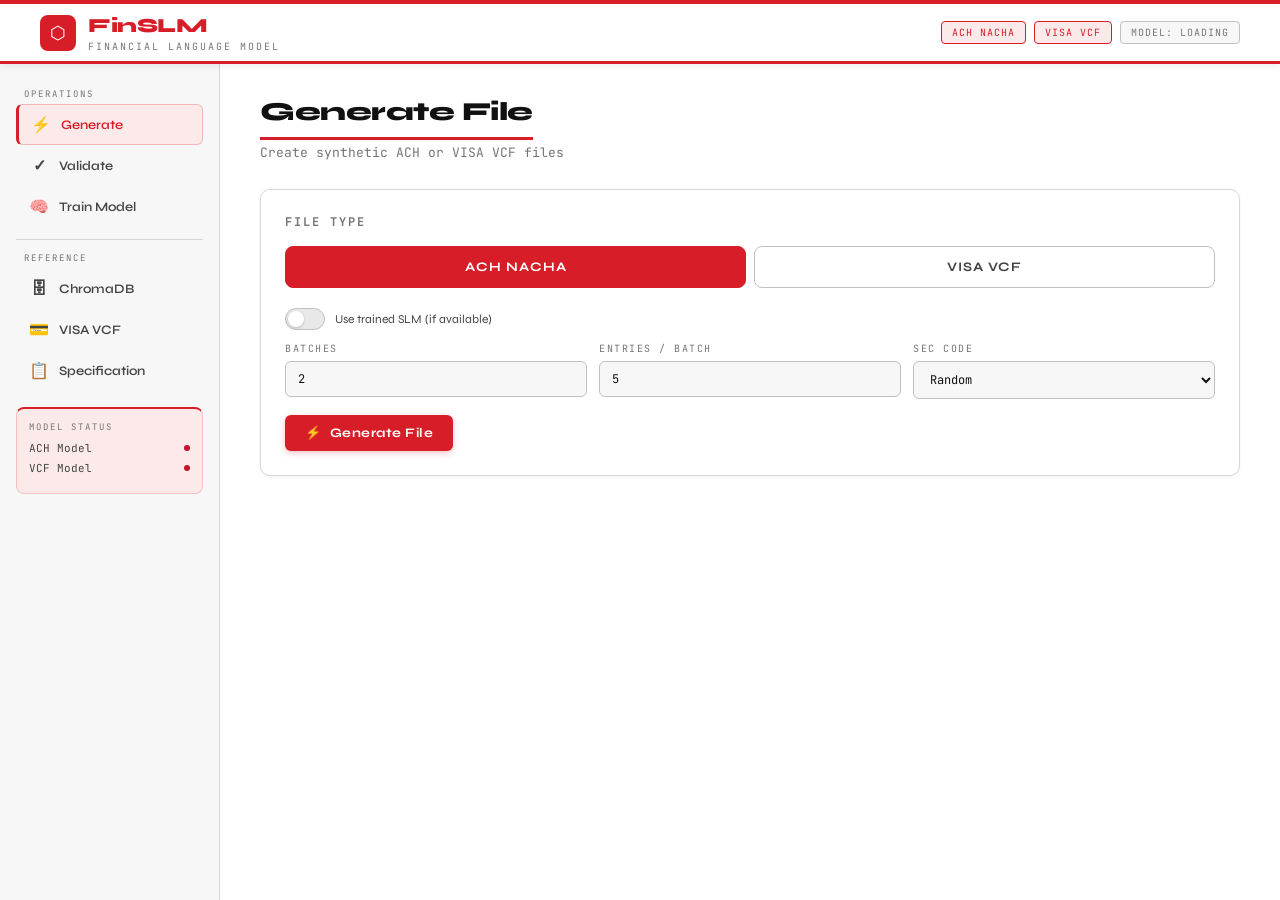
<file: slm_ach_vcf-claude/index.html>
<!DOCTYPE html>
<html lang="en">
<head>
<meta charset="UTF-8">
<meta name="viewport" content="width=device-width, initial-scale=1.0">
<title>FinSLM — ACH & VISA VCF Intelligence Platform</title>
<link href="https://fonts.googleapis.com/css2?family=JetBrains+Mono:wght@300;400;500;600&family=Syne:wght@400;600;700;800&display=swap" rel="stylesheet">
<style>
  :root {
    /* ── Wells Fargo brand palette ── */
    --wf-red:      #D71E28;
    --wf-red-dark: #A8161F;
    --wf-red-pale: #FCEAEA;

    /* ── Neutrals ── */
    --bg:       #FFFFFF;
    --surface:  #F7F7F7;
    --surface2: #F0F0F0;
    --surface3: #E8E8E8;
    --border:   #D8D8D8;
    --border2:  #C0C0C0;

    /* ── Text ── */
    --text:  #111111;
    --text2: #444444;
    --text3: #767676;

    /* ── Semantic ── */
    --success: #1A7340;
    --warn:    #B45309;
    --error:   #C0152A;
    --info:    #1A5FA8;

    /* ── Fonts ── */
    --mono: 'JetBrains Mono', monospace;
    --sans: 'Syne', sans-serif;
  }

  * { box-sizing: border-box; margin: 0; padding: 0; }

  body {
    font-family: var(--sans);
    background: var(--bg);
    color: var(--text);
    min-height: 100vh;
    overflow-x: hidden;
  }

  /* Subtle dot-grid texture */
  body::before {
    content: '';
    position: fixed;
    inset: 0;
    background-image: radial-gradient(circle, #D8D8D8 1px, transparent 1px);
    background-size: 28px 28px;
    pointer-events: none;
    z-index: 0;
    opacity: 0.45;
  }

  /* Remove dark orbs */
  .glow-orb, .glow-orb2 { display: none; }

  /* ─── Header ─── */
  header {
    position: relative;
    z-index: 10;
    padding: 0 40px;
    height: 64px;
    display: flex;
    align-items: center;
    justify-content: space-between;
    border-bottom: 3px solid var(--wf-red);
    background: #FFFFFF;
    box-shadow: 0 2px 8px rgba(0,0,0,0.08);
    border-top: 4px solid var(--wf-red);
  }

  .logo {
    display: flex;
    align-items: center;
    gap: 12px;
  }

  .logo-icon {
    width: 36px;
    height: 36px;
    background: var(--wf-red);
    border-radius: 8px;
    display: flex;
    align-items: center;
    justify-content: center;
    font-size: 18px;
    color: #fff;
  }

  .logo-text {
    font-size: 20px;
    font-weight: 800;
    letter-spacing: -0.5px;
    color: var(--wf-red);
    -webkit-text-fill-color: var(--wf-red);
  }

  .logo-sub {
    font-family: var(--mono);
    font-size: 10px;
    color: var(--text3);
    letter-spacing: 2px;
    text-transform: uppercase;
    margin-top: 2px;
  }

  .header-badges {
    display: flex;
    gap: 8px;
  }

  .badge {
    font-family: var(--mono);
    font-size: 10px;
    padding: 4px 10px;
    border-radius: 4px;
    border: 1px solid var(--border2);
    color: var(--text3);
    letter-spacing: 1px;
    background: var(--surface);
  }

  .badge.active {
    border-color: var(--wf-red);
    color: var(--wf-red);
    background: var(--wf-red-pale);
  }

  /* ─── Main Layout ─── */
  .main {
    position: relative;
    z-index: 1;
    display: grid;
    grid-template-columns: 220px 1fr;
    height: calc(100vh - 64px);
  }

  /* ─── Sidebar ─── */
  .sidebar {
    border-right: 1px solid var(--border);
    padding: 24px 0;
    background: var(--surface);
  }

  .sidebar-section {
    margin-bottom: 8px;
    padding: 0 16px;
  }

  .sidebar-label {
    font-family: var(--mono);
    font-size: 9px;
    letter-spacing: 2px;
    color: var(--text3);
    text-transform: uppercase;
    padding: 0 8px;
    margin-bottom: 4px;
  }

  .nav-item {
    display: flex;
    align-items: center;
    gap: 10px;
    padding: 10px 12px;
    border-radius: 6px;
    cursor: pointer;
    transition: all 0.15s;
    font-size: 13px;
    font-weight: 600;
    color: var(--text2);
    border: 1px solid transparent;
  }

  .nav-item:hover {
    background: var(--surface2);
    color: var(--text);
  }

  .nav-item.active {
    background: var(--wf-red-pale);
    border-color: rgba(215,30,40,0.25);
    color: var(--wf-red);
    border-left: 3px solid var(--wf-red);
  }

  .nav-icon { font-size: 16px; width: 20px; text-align: center; }

  .divider {
    height: 1px;
    background: var(--border);
    margin: 12px 16px;
  }

  .model-status {
    margin: 0 16px;
    padding: 12px;
    background: var(--wf-red-pale);
    border: 1px solid rgba(215,30,40,0.2);
    border-top: 2px solid var(--wf-red);
    border-radius: 8px;
    margin-top: 16px;
  }

  .model-status-title {
    font-family: var(--mono);
    font-size: 9px;
    letter-spacing: 2px;
    color: var(--text3);
    text-transform: uppercase;
    margin-bottom: 8px;
  }

  .model-row {
    display: flex;
    align-items: center;
    justify-content: space-between;
    margin-bottom: 6px;
    font-size: 11px;
  }

  .model-name { color: var(--text2); font-family: var(--mono); }

  .dot {
    width: 6px;
    height: 6px;
    border-radius: 50%;
    background: var(--border2);
  }

  .dot.ready { background: var(--success); box-shadow: 0 0 5px rgba(26,115,64,0.4); }
  .dot.absent { background: var(--error); }

  /* ─── Content ─── */
  .content {
    overflow-y: auto;
    padding: 32px 40px;
    background: #FFFFFF;
  }

  .panel { display: none; }
  .panel.active { display: block; }

  .panel-title {
    font-size: 26px;
    font-weight: 800;
    letter-spacing: -0.5px;
    margin-bottom: 4px;
    color: var(--text);
    padding-bottom: 10px;
    border-bottom: 3px solid var(--wf-red);
    display: inline-block;
  }

  .panel-subtitle {
    font-size: 13px;
    color: var(--text3);
    margin-bottom: 28px;
    font-family: var(--mono);
  }

  /* ─── Cards ─── */
  .card {
    background: #FFFFFF;
    border: 1px solid var(--border);
    border-radius: 10px;
    padding: 24px;
    margin-bottom: 20px;
    box-shadow: 0 1px 4px rgba(0,0,0,0.05);
    transition: box-shadow 0.15s, border-color 0.15s;
  }

  .card:hover {
    box-shadow: 0 4px 14px rgba(0,0,0,0.08);
    border-color: #C8C8C8;
  }

  .card-title {
    font-size: 12px;
    font-weight: 700;
    letter-spacing: 2px;
    text-transform: uppercase;
    color: var(--text3);
    margin-bottom: 16px;
    font-family: var(--mono);
  }

  /* ─── Type Selector ─── */
  .type-selector {
    display: flex;
    gap: 8px;
    margin-bottom: 20px;
  }

  .type-btn {
    flex: 1;
    padding: 12px;
    border-radius: 8px;
    border: 1.5px solid var(--border2);
    background: #FFFFFF;
    color: var(--text2);
    font-family: var(--sans);
    font-size: 13px;
    font-weight: 700;
    cursor: pointer;
    transition: all 0.15s;
    letter-spacing: 1px;
  }

  .type-btn:hover {
    border-color: var(--wf-red);
    color: var(--wf-red);
    background: var(--wf-red-pale);
  }

  .type-btn.selected {
    background: var(--wf-red);
    border-color: var(--wf-red);
    color: #FFFFFF;
  }

  /* ─── Form Controls ─── */
  .form-row {
    display: grid;
    grid-template-columns: repeat(auto-fit, minmax(160px, 1fr));
    gap: 12px;
    margin-bottom: 16px;
  }

  .form-group { display: flex; flex-direction: column; gap: 6px; }

  .form-label {
    font-family: var(--mono);
    font-size: 10px;
    letter-spacing: 1.5px;
    color: var(--text3);
    text-transform: uppercase;
  }

  .form-input, .form-select {
    background: var(--surface);
    border: 1.5px solid var(--border2);
    color: var(--text);
    padding: 9px 12px;
    border-radius: 6px;
    font-family: var(--mono);
    font-size: 12px;
    transition: border-color 0.15s;
    outline: none;
  }

  .form-input:focus, .form-select:focus {
    border-color: var(--wf-red);
    box-shadow: 0 0 0 3px rgba(215,30,40,0.1);
  }

  /* ─── Buttons ─── */
  .btn {
    padding: 10px 20px;
    border-radius: 6px;
    border: none;
    cursor: pointer;
    font-family: var(--sans);
    font-size: 13px;
    font-weight: 700;
    letter-spacing: 0.5px;
    transition: all 0.15s;
    display: inline-flex;
    align-items: center;
    gap: 8px;
  }

  /* Primary = Wells Fargo Red */
  .btn-primary {
    background: var(--wf-red);
    color: #FFFFFF;
    box-shadow: 0 2px 6px rgba(215,30,40,0.28);
  }

  .btn-primary:hover {
    background: var(--wf-red-dark);
    transform: translateY(-1px);
    box-shadow: 0 4px 10px rgba(215,30,40,0.32);
  }

  .btn-primary:disabled {
    background: #E89099;
    box-shadow: none;
    cursor: not-allowed;
    transform: none;
  }

  /* Secondary = outlined red */
  .btn-secondary {
    background: #FFFFFF;
    border: 1.5px solid var(--border2);
    color: var(--text2);
  }

  .btn-secondary:hover {
    border-color: var(--wf-red);
    color: var(--wf-red);
    background: var(--wf-red-pale);
  }

  .btn-success {
    background: #1A7340;
    color: #FFFFFF;
  }

  .btn-success:hover { background: #145c33; }

  .btn-danger {
    background: var(--wf-red);
    color: #FFFFFF;
  }

  .btn-sm { padding: 6px 14px; font-size: 11px; }

  /* ─── File Upload ─── */
  .upload-zone {
    border: 2px dashed var(--border2);
    border-radius: 10px;
    padding: 40px;
    text-align: center;
    cursor: pointer;
    transition: all 0.2s;
    position: relative;
    background: var(--surface);
  }

  .upload-zone:hover, .upload-zone.drag-over {
    border-color: var(--wf-red);
    background: var(--wf-red-pale);
  }

  .upload-zone input[type="file"] {
    position: absolute;
    inset: 0;
    opacity: 0;
    cursor: pointer;
  }

  .upload-icon { font-size: 40px; margin-bottom: 12px; }

  .upload-text {
    font-size: 14px;
    font-weight: 700;
    color: var(--text);
    margin-bottom: 4px;
  }

  .upload-sub {
    font-family: var(--mono);
    font-size: 11px;
    color: var(--text3);
  }

  /* ─── Code Editor ─── */
  .code-area {
    font-family: var(--mono);
    font-size: 11.5px;
    line-height: 1.6;
    background: #1C1C1C;
    border: 1px solid var(--border);
    border-radius: 8px;
    padding: 16px;
    color: #D4E6C8;
    width: 100%;
    resize: vertical;
    outline: none;
    min-height: 200px;
  }

  .code-preview {
    font-family: var(--mono);
    font-size: 11px;
    line-height: 1.6;
    background: #1C1C1C;
    border: 1px solid var(--border);
    border-radius: 8px;
    padding: 16px;
    color: #D4E6C8;
    white-space: pre;
    overflow: auto;
    max-height: 400px;
  }

  /* ─── Validation Results ─── */
  .result-summary {
    display: grid;
    grid-template-columns: repeat(4, 1fr);
    gap: 12px;
    margin-bottom: 20px;
  }

  .result-stat {
    background: var(--surface);
    border: 1px solid var(--border);
    border-radius: 8px;
    padding: 16px;
    text-align: center;
    border-top: 3px solid var(--border);
    transition: border-top-color 0.15s;
  }

  .result-stat:nth-child(1) { border-top-color: var(--error); }
  .result-stat:nth-child(2) { border-top-color: var(--warn); }
  .result-stat:nth-child(3) { border-top-color: var(--info); }
  .result-stat:nth-child(4) { border-top-color: var(--text3); }

  .result-stat-value {
    font-size: 28px;
    font-weight: 800;
    font-family: var(--mono);
    line-height: 1;
    margin-bottom: 4px;
  }

  .result-stat-label {
    font-size: 10px;
    letter-spacing: 1.5px;
    text-transform: uppercase;
    color: var(--text3);
    font-family: var(--mono);
  }

  .stat-valid { color: var(--success); }
  .stat-error { color: var(--error); }
  .stat-warn  { color: var(--warn); }
  .stat-info  { color: var(--info); }

  .result-badge {
    display: inline-flex;
    align-items: center;
    gap: 8px;
    padding: 8px 20px;
    border-radius: 100px;
    font-weight: 700;
    font-size: 14px;
    margin-bottom: 20px;
  }

  .result-badge.valid {
    background: #EAF5EF;
    border: 1px solid #A3D4B5;
    color: var(--success);
  }

  .result-badge.invalid {
    background: var(--wf-red-pale);
    border: 1px solid rgba(215,30,40,0.3);
    color: var(--error);
  }

  /* ─── Validation Items ─── */
  .validation-list { display: flex; flex-direction: column; gap: 8px; }

  .validation-item {
    display: grid;
    grid-template-columns: 80px 120px 60px 1fr;
    gap: 12px;
    padding: 12px 16px;
    background: var(--surface);
    border-radius: 6px;
    border-left: 3px solid transparent;
    align-items: start;
    font-size: 12px;
  }

  .validation-item.ERROR   { border-left-color: var(--error); background: #FEF5F5; }
  .validation-item.WARNING { border-left-color: var(--warn);  background: #FFFBF0; }
  .validation-item.INFO    { border-left-color: var(--info);  background: #F0F5FF; }

  .vi-severity {
    font-family: var(--mono);
    font-size: 10px;
    font-weight: 600;
    padding: 2px 6px;
    border-radius: 3px;
    text-align: center;
  }

  .vi-severity.ERROR   { background: rgba(192,21,42,0.1);  color: var(--error); }
  .vi-severity.WARNING { background: rgba(180,83,9,0.1);   color: var(--warn); }
  .vi-severity.INFO    { background: rgba(26,95,168,0.1);  color: var(--info); }

  .vi-field { font-family: var(--mono); color: #1A5FA8; }
  .vi-line  { font-family: var(--mono); color: var(--text3); }
  .vi-msg   { color: var(--text); line-height: 1.4; }

  /* ─── Training ─── */
  .progress-bar-wrap {
    background: var(--surface2);
    border-radius: 100px;
    height: 8px;
    overflow: hidden;
    margin: 12px 0;
  }

  .progress-bar {
    height: 100%;
    border-radius: 100px;
    background: var(--wf-red);
    transition: width 0.5s ease;
    box-shadow: 0 0 8px rgba(215,30,40,0.35);
  }

  .training-log {
    background: #1C1C1C;
    border: 1px solid var(--border);
    border-radius: 8px;
    padding: 16px;
    font-family: var(--mono);
    font-size: 11px;
    color: #8AC882;
    max-height: 200px;
    overflow-y: auto;
    line-height: 1.7;
  }

  /* ─── Stats Panel ─── */
  .stats-grid {
    display: grid;
    grid-template-columns: repeat(auto-fill, minmax(180px, 1fr));
    gap: 12px;
  }

  .stat-card {
    background: var(--surface);
    border: 1px solid var(--border);
    border-radius: 8px;
    padding: 14px;
  }

  .stat-card-label {
    font-family: var(--mono);
    font-size: 9px;
    letter-spacing: 1.5px;
    color: var(--text3);
    text-transform: uppercase;
    margin-bottom: 6px;
  }

  .stat-card-value {
    font-size: 14px;
    font-weight: 600;
    color: var(--text);
    font-family: var(--mono);
  }

  /* ─── Alerts ─── */
  .alert {
    padding: 12px 16px;
    border-radius: 6px;
    font-size: 12px;
    margin-bottom: 12px;
    font-family: var(--mono);
    border-left: 3px solid;
  }

  .alert-info    { background: #EFF5FF; border-color: var(--info);    color: var(--info); }
  .alert-success { background: #EAF5EF; border-color: var(--success); color: var(--success); }
  .alert-error   { background: var(--wf-red-pale); border-color: var(--error); color: var(--error); }
  .alert-warn    { background: #FFFBF0; border-color: var(--warn);    color: var(--warn); }

  /* ─── Toggle Switch ─── */
  .toggle-wrap {
    display: flex;
    align-items: center;
    gap: 10px;
    margin-bottom: 12px;
  }

  .toggle {
    position: relative;
    width: 40px;
    height: 22px;
    cursor: pointer;
  }

  .toggle input { display: none; }

  .toggle-slider {
    position: absolute;
    inset: 0;
    background: var(--surface3);
    border: 1.5px solid var(--border2);
    border-radius: 100px;
    transition: 0.2s;
  }

  .toggle-slider::before {
    content: '';
    position: absolute;
    width: 16px;
    height: 16px;
    background: #FFFFFF;
    border-radius: 50%;
    top: 2px;
    left: 2px;
    transition: 0.2s;
    box-shadow: 0 1px 3px rgba(0,0,0,0.2);
  }

  .toggle input:checked + .toggle-slider {
    background: var(--wf-red);
    border-color: var(--wf-red-dark);
  }

  .toggle input:checked + .toggle-slider::before {
    transform: translateX(18px);
  }

  .toggle-label { font-size: 12px; color: var(--text2); }

  /* ─── Toolbar ─── */
  .toolbar {
    display: flex;
    gap: 8px;
    margin-top: 12px;
    flex-wrap: wrap;
  }

  /* ─── Spinner ─── */
  .spinner {
    width: 14px;
    height: 14px;
    border: 2px solid rgba(255,255,255,0.35);
    border-top-color: #FFFFFF;
    border-radius: 50%;
    animation: spin 0.7s linear infinite;
  }

  @keyframes spin { to { transform: rotate(360deg); } }

  .loading { opacity: 0.6; pointer-events: none; }

  /* ─── Spec Reference ─── */
  .spec-grid {
    display: grid;
    grid-template-columns: 1fr 1fr;
    gap: 20px;
  }

  .spec-table {
    width: 100%;
    border-collapse: collapse;
    font-family: var(--mono);
    font-size: 11px;
  }

  .spec-table th {
    text-align: left;
    padding: 8px 12px;
    background: var(--surface2);
    color: var(--text3);
    font-size: 9px;
    letter-spacing: 1.5px;
    text-transform: uppercase;
    border-bottom: 2px solid var(--wf-red);
  }

  .spec-table td {
    padding: 8px 12px;
    border-bottom: 1px solid var(--border);
    color: var(--text2);
  }

  .spec-table tr:hover td { background: var(--surface); }

  .spec-code { color: #1A7340; font-weight: 600; }
  .spec-val  { color: #1A5FA8; }

  /* ─── Scrollbar ─── */
  ::-webkit-scrollbar { width: 6px; height: 6px; }
  ::-webkit-scrollbar-track { background: var(--surface); }
  ::-webkit-scrollbar-thumb { background: var(--border2); border-radius: 3px; }
  ::-webkit-scrollbar-thumb:hover { background: var(--wf-red); }

  @media (max-width: 900px) {
    .main { grid-template-columns: 1fr; }
    .sidebar { display: none; }
    .spec-grid { grid-template-columns: 1fr; }
    .result-summary { grid-template-columns: 1fr 1fr; }
  }

  /* ─── Oracle Panel ─── */
  .oracle-section-label {
    font-family: var(--mono);
    font-size: 9px;
    letter-spacing: 2px;
    text-transform: uppercase;
    color: var(--text3);
    margin-bottom: 8px;
  }

  .connection-indicator {
    display: inline-flex;
    align-items: center;
    gap: 6px;
    padding: 4px 12px;
    border-radius: 100px;
    font-family: var(--mono);
    font-size: 11px;
    font-weight: 600;
  }

  .connection-indicator.live {
    background: #EAF5EF;
    border: 1px solid #A3D4B5;
    color: var(--success);
  }

  .connection-indicator.mock {
    background: #FFFBF0;
    border: 1px solid #F9C96D;
    color: var(--warn);
  }

  .connection-indicator.error {
    background: var(--wf-red-pale);
    border: 1px solid rgba(215,30,40,0.3);
    color: var(--error);
  }

  .db-stats-strip {
    display: flex;
    gap: 16px;
    padding: 12px 16px;
    background: var(--surface2);
    border: 1px solid var(--border);
    border-radius: 8px;
    margin-bottom: 16px;
    flex-wrap: wrap;
  }

  .db-stat-item {
    display: flex;
    flex-direction: column;
    gap: 2px;
  }

  .db-stat-label {
    font-family: var(--mono);
    font-size: 9px;
    letter-spacing: 1.5px;
    color: var(--text3);
    text-transform: uppercase;
  }

  .db-stat-value {
    font-family: var(--mono);
    font-size: 13px;
    font-weight: 700;
    color: var(--text);
  }

  .source-chip {
    display: inline-flex;
    align-items: center;
    gap: 4px;
    padding: 3px 10px;
    border-radius: 100px;
    font-size: 10px;
    font-weight: 700;
    font-family: var(--mono);
    letter-spacing: 0.5px;
    border: 1px solid var(--border2);
    background: var(--surface);
    color: var(--text2);
  }

  .source-chip.oracle  { background: #EAF5EF; border-color: #A3D4B5; color: var(--success); }
  .source-chip.mock    { background: #FFFBF0; border-color: #F9C96D; color: var(--warn); }
  .source-chip.synth   { background: var(--wf-red-pale); border-color: rgba(215,30,40,0.3); color: var(--wf-red); }

  #oraTrainProgress.card {
    border-top: 3px solid var(--wf-red);
    margin-top: 16px;
  }

  .oracle-schema-hint {
    font-family: var(--mono);
    font-size: 10px;
    color: var(--text3);
    margin-top: 4px;
    padding: 6px 10px;
    background: var(--surface2);
    border-radius: 4px;
    border-left: 2px solid var(--wf-red);
  }

</style>
</head>
<body>
<div class="glow-orb"></div>
<div class="glow-orb2"></div>

<header>
  <div class="logo">
    <div class="logo-icon">⬡</div>
    <div>
      <div class="logo-text">FinSLM</div>
      <div class="logo-sub">Financial Language Model</div>
    </div>
  </div>
  <div class="header-badges">
    <div class="badge active">ACH NACHA</div>
    <div class="badge active">VISA VCF</div>
    <div class="badge" id="modelBadge">MODEL: LOADING</div>
  </div>
</header>

<div class="main">
  <div class="sidebar">
    <div class="sidebar-section">
      <div class="sidebar-label">Operations</div>
      <div class="nav-item active" onclick="showPanel('generate', event)">
        <span class="nav-icon">⚡</span> Generate
      </div>
      <div class="nav-item" onclick="showPanel('validate', event)">
        <span class="nav-icon">✓</span> Validate
      </div>
      <div class="nav-item" onclick="showPanel('train', event)">
        <span class="nav-icon">🧠</span> Train Model
      </div>
    </div>
    <div class="divider"></div>
    <div class="sidebar-section">
      <div class="sidebar-label">Reference</div>
      <div class="nav-item" onclick="showPanel('oracle', event)">
        <span class="nav-icon">🗄</span> ChromaDB
      </div>
      <div class="nav-item" onclick="showPanel('vcf', event)">
        <span class="nav-icon">💳</span> VISA VCF
      </div>
      <div class="nav-item" onclick="showPanel('spec', event)">
        <span class="nav-icon">📋</span> Specification
      </div>
    </div>

    <div class="model-status" id="sidebarModelStatus">
      <div class="model-status-title">Model Status</div>
      <div class="model-row">
        <span class="model-name">ACH Model</span>
        <span class="dot absent" id="achDot"></span>
      </div>
      <div class="model-row">
        <span class="model-name">VCF Model</span>
        <span class="dot absent" id="vcfDot"></span>
      </div>
    </div>
  </div>

  <div class="content">

    <!-- ─── GENERATE PANEL ─── -->
    <div class="panel active" id="panel-generate">
      <div class="panel-title">Generate File</div>
      <div class="panel-subtitle">Create synthetic ACH or VISA VCF files</div>

      <div class="card">
        <div class="card-title">File Type</div>
        <div class="type-selector">
          <button class="type-btn selected" id="genTypeACH" onclick="selectGenType('ACH')">
            ACH NACHA
          </button>
          <button class="type-btn" id="genTypeVCF" onclick="selectGenType('VCF')">
            VISA VCF
          </button>
        </div>

        <div class="toggle-wrap">
          <label class="toggle">
            <input type="checkbox" id="useModelToggle">
            <span class="toggle-slider"></span>
          </label>
          <span class="toggle-label">Use trained SLM (if available)</span>
        </div>

        <div id="achGenOptions">
          <div class="form-row">
            <div class="form-group">
              <label class="form-label">Batches</label>
              <input class="form-input" type="number" id="numBatches" value="2" min="1" max="10">
            </div>
            <div class="form-group">
              <label class="form-label">Entries / Batch</label>
              <input class="form-input" type="number" id="entriesPerBatch" value="5" min="1" max="50">
            </div>
            <div class="form-group">
              <label class="form-label">SEC Code</label>
              <select class="form-select" id="secCode">
                <option value="">Random</option>
                <option value="PPD">PPD - Prearranged</option>
                <option value="CCD">CCD - Corporate Credit</option>
                <option value="CTX">CTX - Corporate Trade</option>
                <option value="WEB">WEB - Internet</option>
                <option value="TEL">TEL - Telephone</option>
              </select>
            </div>
          </div>
        </div>

        <div id="vcfGenOptions" style="display:none">
          <div class="form-row">
            <div class="form-group">
              <label class="form-label">Transactions</label>
              <input class="form-input" type="number" id="numTransactions" value="20" min="1" max="500">
            </div>
            <div class="form-group">
              <label class="form-label">Categories</label>
              <select class="form-select" id="vcfCategory" multiple size="4"
                      style="height:auto;min-height:80px">
                <option value="" selected>All (mixed)</option>
                <option value="PURCHASE">Purchase</option>
                <option value="HOTEL">Hotel</option>
                <option value="CAR_RENTAL">Car Rental</option>
                <option value="AIRLINE">Airline</option>
                <option value="CASH">Cash / ATM</option>
                <option value="RECURRING">Recurring</option>
                <option value="REFUND">Refund</option>
                <option value="TRANSFER">Transfer</option>
                <option value="CHARGEBACK">Chargeback</option>
                <option value="CARD_MGMT">Card Management</option>
              </select>
            </div>
            <div class="form-group">
              <label class="form-label">Temperature (SLM)</label>
              <input class="form-input" type="number" id="temperature" value="0.8" min="0.1" max="2.0" step="0.1">
            </div>
          </div>
          <div class="toggle-wrap">
            <label class="toggle">
              <input type="checkbox" id="vcfForceApproved">
              <span class="toggle-slider"></span>
            </label>
            <span class="toggle-label">Force all transactions approved (response 00)</span>
          </div>
        </div>

        <button class="btn btn-primary" id="generateBtn" onclick="generateFile()">
          <span>⚡</span> Generate File
        </button>
      </div>

      <div class="card" id="generatedCard" style="display:none">
        <div class="card-title">Generated Output</div>
        <div id="genMeta" style="display:flex; gap:12px; margin-bottom:12px; flex-wrap:wrap"></div>
        <div class="code-preview" id="generatedContent"></div>
        <div class="toolbar">
          <button class="btn btn-secondary btn-sm" onclick="copyGenerated()">⎘ Copy</button>
          <button class="btn btn-secondary btn-sm" onclick="downloadGenerated()">⬇ Download</button>
          <button class="btn btn-secondary btn-sm" onclick="validateGenerated()">✓ Validate</button>
        </div>
      </div>
    </div>

    <!-- ─── VALIDATE PANEL ─── -->
    <div class="panel" id="panel-validate">
      <div class="panel-title">Validate File</div>
      <div class="panel-subtitle">Validate against NACHA &amp; VISA VCF specifications</div>

      <div class="card">
        <div class="card-title">File Type</div>
        <div class="type-selector">
          <button class="type-btn selected" id="valTypeACH" onclick="selectValType('ACH')">
            ACH NACHA
          </button>
          <button class="type-btn" id="valTypeVCF" onclick="selectValType('VCF')">
            VISA VCF
          </button>
        </div>

        <div class="upload-zone" id="uploadZone">
          <input type="file" id="fileInput" accept=".txt,.ach,.vcf,.dat,.csv"
                 onchange="handleFileUpload(event)">
          <div class="upload-icon">📂</div>
          <div class="upload-text">Drop file here or click to browse</div>
          <div class="upload-sub">Supports .txt, .ach, .vcf, .dat, .csv</div>
        </div>

        <div style="margin: 12px 0; text-align: center; color: var(--text3); font-size: 12px;">— or paste content —</div>

        <textarea class="code-area" id="pasteContent"
                  placeholder="Paste ACH or VCF file content here..."
                  rows="8"></textarea>

        <div class="toolbar" style="margin-top: 12px">
          <button class="btn btn-primary" onclick="validateFile()">
            <span>✓</span> Validate
          </button>
          <button class="btn btn-secondary" onclick="clearValidation()">✕ Clear</button>
        </div>
      </div>

      <div id="validationResults" style="display:none">
        <div id="validationBadge"></div>

        <div class="result-summary">
          <div class="result-stat">
            <div class="result-stat-value stat-error" id="errorCount">0</div>
            <div class="result-stat-label">Errors</div>
          </div>
          <div class="result-stat">
            <div class="result-stat-value stat-warn" id="warnCount">0</div>
            <div class="result-stat-label">Warnings</div>
          </div>
          <div class="result-stat">
            <div class="result-stat-value stat-info" id="infoCount">0</div>
            <div class="result-stat-label">Info</div>
          </div>
          <div class="result-stat">
            <div class="result-stat-value" id="lineCount" style="color:var(--text)">—</div>
            <div class="result-stat-label">Records</div>
          </div>
        </div>

        <div id="statsCards" class="card" style="display:none">
          <div class="card-title">File Statistics</div>
          <div class="stats-grid" id="statsGrid"></div>
        </div>

        <div class="card" id="resultsCard">
          <div class="card-title">Validation Details</div>
          <div class="validation-list" id="validationList"></div>
        </div>
      </div>
    </div>

    <!-- ─── TRAIN PANEL ─── -->
    <div class="panel" id="panel-train">
      <div class="panel-title">Train Model</div>
      <div class="panel-subtitle">Fine-tune the SLM on synthetic ACH/VCF data</div>

      <div class="alert alert-info">
        The SLM is a character-level GPT-style transformer trained on synthetic financial files.
        Training generates realistic ACH/VCF files and teaches the model their structure.
        Nano model trains in ~2–5 min on CPU.
      </div>

      <div class="card">
        <div class="card-title">Training Configuration</div>

        <div class="type-selector">
          <button class="type-btn selected" id="trainTypeACH" onclick="selectTrainType('ACH')">
            Train ACH Model
          </button>
          <button class="type-btn" id="trainTypeVCF" onclick="selectTrainType('VCF')">
            Train VCF Model
          </button>
        </div>

        <div class="form-row">
          <div class="form-group">
            <label class="form-label">Model Size</label>
            <select class="form-select" id="modelConfig">
              <option value="nano">Nano (~1M params, fast)</option>
              <option value="small" selected>Small (~4M params)</option>
              <option value="medium">Medium (~10M params)</option>
            </select>
          </div>
          <div class="form-group">
            <label class="form-label">Training Files</label>
            <input class="form-input" type="number" id="nFiles" value="200" min="50" max="2000">
          </div>
          <div class="form-group">
            <label class="form-label">Epochs</label>
            <input class="form-input" type="number" id="maxEpochs" value="5" min="1" max="50">
          </div>
          <div class="form-group">
            <label class="form-label">Batch Size</label>
            <input class="form-input" type="number" id="batchSize" value="4" min="1" max="32">
          </div>
          <div class="form-group">
            <label class="form-label">Learning Rate</label>
            <input class="form-input" type="text" id="learningRate" value="0.0003">
          </div>
        </div>

        <button class="btn btn-primary" id="trainBtn" onclick="startTraining()">
          <span>🧠</span> Start Training
        </button>
      </div>

      <div class="card" id="trainingProgress" style="display:none">
        <div class="card-title">Training Progress</div>
        <div id="trainMessage" style="font-family:var(--mono); font-size:12px; color:var(--text2); margin-bottom:8px">
          Initializing...
        </div>
        <div class="progress-bar-wrap">
          <div class="progress-bar" id="progressBar" style="width:0%"></div>
        </div>
        <div class="training-log" id="trainingLog"></div>
        <div style="margin-top:12px; display:flex; gap:8px">
          <button class="btn btn-secondary btn-sm" onclick="stopPolling()">⏹ Stop Polling</button>
        </div>
      </div>
    </div>


    <!-- ─── CHROMADB PANEL ─── -->
    <div class="panel" id="panel-oracle">
      <div class="panel-title">ChromaDB Store</div>
      <div class="panel-subtitle">Vector database for transactions, corpus, audit log — stored in db/chromadb_store/</div>

      <!-- Health & Stats -->
      <div class="card" id="chromaHealthCard">
        <div class="card-title">Store Health</div>
        <div id="chromaStatusBanner" style="margin-bottom:12px"></div>
        <div class="stats-grid" id="chromaCollectionStats"></div>
        <div class="toolbar" style="margin-top:14px">
          <button class="btn btn-primary" id="chromaTestBtn" onclick="testChromaConnection()">
            <span>🔌</span> Test Connection
          </button>
          <button class="btn btn-secondary" onclick="refreshChromaHealth()">
            <span>↻</span> Refresh Stats
          </button>
        </div>
      </div>

      <!-- Seed Transactions -->
      <div class="card">
        <div class="card-title">Seed Transactions</div>
        <div class="alert alert-info" style="margin-bottom:14px">
          Populates <code>ach_transactions</code> collection with synthetic records.
          Run this once to get started, then generate ACH files from real data.
        </div>
        <div class="form-row">
          <div class="form-group">
            <label class="form-label">Number of Transactions</label>
            <input class="form-input" id="seedCount" type="number" value="50" min="1" max="5000">
          </div>
          <div class="form-group">
            <label class="form-label">SEC Code</label>
            <select class="form-select" id="seedSecCode">
              <option value="">Random mix</option>
              <option value="PPD">PPD – Prearranged</option>
              <option value="CCD">CCD – Corporate</option>
              <option value="WEB">WEB – Internet</option>
              <option value="TEL">TEL – Telephone</option>
            </select>
          </div>
        </div>
        <button class="btn btn-primary" id="seedBtn" onclick="seedChromaTransactions()">
          <span>🌱</span> Seed Transactions
        </button>
        <div id="seedResult" style="margin-top:10px"></div>
      </div>

      <!-- Generate ACH from ChromaDB -->
      <div class="card">
        <div class="card-title">Generate ACH from ChromaDB</div>
        <div class="form-row">
          <div class="form-group">
            <label class="form-label">Company</label>
            <select class="form-select" id="chromaCompanyId">
              <option value="">All Companies</option>
            </select>
          </div>
          <div class="form-group">
            <label class="form-label">SEC Code Filter</label>
            <select class="form-select" id="chromaSecCode">
              <option value="">All</option>
              <option value="PPD">PPD</option>
              <option value="CCD">CCD</option>
              <option value="CTX">CTX</option>
              <option value="WEB">WEB</option>
              <option value="TEL">TEL</option>
            </select>
          </div>
          <div class="form-group">
            <label class="form-label">Effective Date (YYMMDD)</label>
            <input class="form-input" id="chromaEffDate" placeholder="e.g. 260502">
          </div>
          <div class="form-group">
            <label class="form-label">Max Transactions</label>
            <input class="form-input" id="chromaMaxTxns" type="number" value="500" min="1" max="50000">
          </div>
        </div>
        <div class="toggle-wrap">
          <label class="toggle">
            <input type="checkbox" id="chromaSaveAudit" checked>
            <span class="toggle-slider"></span>
          </label>
          <span class="toggle-label">Save to ach_file_log collection (audit trail)</span>
        </div>
        <div class="toggle-wrap">
          <label class="toggle">
            <input type="checkbox" id="chromaSaveCorpus" checked>
            <span class="toggle-slider"></span>
          </label>
          <span class="toggle-label">Save to ach_training_corpus collection (feeds SLM training)</span>
        </div>
        <div class="toolbar">
          <button class="btn btn-primary" id="chromaGenBtn" onclick="generateFromChroma()">
            <span>⚡</span> Generate from ChromaDB
          </button>
          <button class="btn btn-secondary" onclick="loadChromaCompanies()">
            <span>🏢</span> Load Companies
          </button>
        </div>
      </div>

      <!-- Generated output -->
      <div class="card" id="chromaOutputCard" style="display:none">
        <div class="card-title">Generated Output</div>
        <div id="chromaFileMeta" style="display:flex;gap:8px;flex-wrap:wrap;margin-bottom:12px"></div>
        <div class="code-preview" id="chromaFileContent"></div>
        <div class="toolbar">
          <button class="btn btn-secondary btn-sm" onclick="copyChromaFile()">⎘ Copy</button>
          <button class="btn btn-secondary btn-sm" onclick="downloadChromaFile()">⬇ Download</button>
          <button class="btn btn-secondary btn-sm" onclick="validateChromaFile()">✓ Validate</button>
        </div>
      </div>

      <!-- File Log -->
      <div class="card">
        <div class="card-title">Recent File Log</div>
        <div style="display:flex;justify-content:space-between;align-items:center;margin-bottom:12px">
          <span style="font-size:12px;color:var(--text3);font-family:var(--mono)">from ach_file_log collection</span>
          <button class="btn btn-secondary btn-sm" onclick="loadFileLog()">↻ Refresh</button>
        </div>
        <div id="fileLogTable" style="overflow-x:auto"></div>
      </div>

      <!-- ChromaDB Training -->
      <div class="card">
        <div class="card-title">Train SLM on ChromaDB Data</div>
        <div class="alert alert-info" style="margin-bottom:14px">
          Blends files from <code>ach_training_corpus</code> with fresh ChromaDB-generated
          and synthetic ACH files. ChromaDB vector similarity selects diverse training examples.
        </div>
        <div class="form-row">
          <div class="form-group">
            <label class="form-label">Model Size</label>
            <select class="form-select" id="chromaModelConfig">
              <option value="nano">Nano (~1M, fast)</option>
              <option value="small" selected>Small (~4M)</option>
              <option value="medium">Medium (~10M)</option>
            </select>
          </div>
          <div class="form-group">
            <label class="form-label">Corpus Files</label>
            <input class="form-input" id="chromaNCorpus" type="number" value="200" min="0">
          </div>
          <div class="form-group">
            <label class="form-label">ChromaDB Live</label>
            <input class="form-input" id="chromaNLive" type="number" value="50" min="0">
          </div>
          <div class="form-group">
            <label class="form-label">Synthetic</label>
            <input class="form-input" id="chromaNSynth" type="number" value="50" min="0">
          </div>
          <div class="form-group">
            <label class="form-label">Epochs</label>
            <input class="form-input" id="chromaEpochs" type="number" value="5" min="1" max="50">
          </div>
        </div>
        <div id="chromaCorpusStatsRow" style="margin-bottom:12px"></div>
        <button class="btn btn-primary" id="chromaTrainBtn" onclick="startChromaTraining()">
          <span>🧠</span> Train on ChromaDB Data
        </button>
        <div class="card" id="chromaTrainProgress" style="display:none;margin-top:16px;border-top:3px solid var(--wf-red)">
          <div class="card-title">Training Progress</div>
          <div id="chromaTrainMsg" style="font-family:var(--mono);font-size:12px;color:var(--text2);margin-bottom:8px">
            Initialising...
          </div>
          <div class="progress-bar-wrap">
            <div class="progress-bar" id="chromaProgressBar" style="width:0%"></div>
          </div>
          <div class="training-log" id="chromaTrainingLog"></div>
        </div>
      </div>
    </div>


    <!-- ─── VCF PANEL ─── -->
    <div class="panel" id="panel-vcf">
      <div class="panel-title">VISA VCF Manager</div>
      <div class="panel-subtitle">Generate, validate and store VISA VCF files across all transaction categories</div>

      <!-- Category Reference -->
      <div class="card">
        <div class="card-title">Transaction Categories</div>
        <div class="stats-grid" id="vcfCategoryGrid">
          <div class="stat-card" style="border-top:3px solid #D71E28">
            <div class="stat-card-label">💳 Card Management</div>
            <div class="stat-card-value" style="font-size:11px">Activation · Block · Replace · Limits</div>
          </div>
          <div class="stat-card" style="border-top:3px solid #1A5FA8">
            <div class="stat-card-label">🛒 Purchase</div>
            <div class="stat-card-value" style="font-size:11px">Retail · E-Commerce · Contactless · Chip</div>
          </div>
          <div class="stat-card" style="border-top:3px solid #1A7340">
            <div class="stat-card-label">🏧 Cash / ATM</div>
            <div class="stat-card-value" style="font-size:11px">ATM Withdrawal · Cash Advance · Inquiry</div>
          </div>
          <div class="stat-card" style="border-top:3px solid #B45309">
            <div class="stat-card-label">🏨 Hotel</div>
            <div class="stat-card-value" style="font-size:11px">Check-in · Check-out · No-show · Extra</div>
          </div>
          <div class="stat-card" style="border-top:3px solid #7C3AED">
            <div class="stat-card-label">🚗 Car Rental</div>
            <div class="stat-card-value" style="font-size:11px">Open · Close · Damage · Fuel · Insurance</div>
          </div>
          <div class="stat-card" style="border-top:3px solid #0369A1">
            <div class="stat-card-label">✈️ Airline</div>
            <div class="stat-card-value" style="font-size:11px">Ticket · Upgrade · Baggage · Refund</div>
          </div>
          <div class="stat-card" style="border-top:3px solid #065F46">
            <div class="stat-card-label">↩️ Refund</div>
            <div class="stat-card-value" style="font-size:11px">Return · Service Credit · Partial</div>
          </div>
          <div class="stat-card" style="border-top:3px solid #991B1B">
            <div class="stat-card-label">⚡ Chargeback</div>
            <div class="stat-card-value" style="font-size:11px">First · Second · Reversal · Re-Present</div>
          </div>
          <div class="stat-card" style="border-top:3px solid #1E40AF">
            <div class="stat-card-label">🔄 Transfer</div>
            <div class="stat-card-value" style="font-size:11px">P2P · Wallet · FX Conversion · Cross-Border</div>
          </div>
          <div class="stat-card" style="border-top:3px solid #92400E">
            <div class="stat-card-label">🔁 Recurring</div>
            <div class="stat-card-value" style="font-size:11px">Subscription · Instalment · Utility · EMI</div>
          </div>
        </div>
      </div>

      <!-- Generate VCF -->
      <div class="card">
        <div class="card-title">Generate VCF File</div>
        <div class="form-row">
          <div class="form-group">
            <label class="form-label">Transactions</label>
            <input class="form-input" id="vcfNumTxns" type="number" value="30" min="1" max="1000">
          </div>
          <div class="form-group">
            <label class="form-label">Categories (multi-select)</label>
            <select class="form-select" id="vcfCats" multiple size="5"
                    style="height:auto;min-height:110px;font-size:11px">
              <option value="">Mixed (all categories)</option>
              <option value="PURCHASE">🛒 Purchase</option>
              <option value="HOTEL">🏨 Hotel</option>
              <option value="CAR_RENTAL">🚗 Car Rental</option>
              <option value="AIRLINE">✈️ Airline</option>
              <option value="CASH">🏧 Cash / ATM</option>
              <option value="RECURRING">🔁 Recurring</option>
              <option value="REFUND">↩️ Refund</option>
              <option value="TRANSFER">🔄 Transfer</option>
              <option value="CHARGEBACK">⚡ Chargeback</option>
              <option value="CARD_MGMT">💳 Card Management</option>
            </select>
          </div>
        </div>
        <div class="toggle-wrap">
          <label class="toggle">
            <input type="checkbox" id="vcfForceApprove">
            <span class="toggle-slider"></span>
          </label>
          <span class="toggle-label">Force all transactions approved (response code 00)</span>
        </div>
        <div class="toggle-wrap">
          <label class="toggle">
            <input type="checkbox" id="vcfSaveAudit" checked>
            <span class="toggle-slider"></span>
          </label>
          <span class="toggle-label">Save to vcf_file_log collection (audit)</span>
        </div>
        <div class="toggle-wrap">
          <label class="toggle">
            <input type="checkbox" id="vcfSaveCorpus" checked>
            <span class="toggle-slider"></span>
          </label>
          <span class="toggle-label">Save to vcf_training_corpus collection (SLM training)</span>
        </div>
        <div class="toolbar">
          <button class="btn btn-primary" id="vcfGenBtn" onclick="generateVCF()">
            <span>⚡</span> Generate VCF
          </button>
          <button class="btn btn-secondary" onclick="loadVCFCategories()">
            <span>↻</span> Refresh Categories
          </button>
        </div>
      </div>

      <!-- Generated output -->
      <div class="card" id="vcfOutputCard" style="display:none">
        <div class="card-title">Generated VCF File</div>
        <div id="vcfFileMeta" style="display:flex;gap:8px;flex-wrap:wrap;margin-bottom:12px"></div>

        <!-- Category breakdown chart -->
        <div id="vcfCatBreakdown" style="margin-bottom:12px;display:flex;gap:6px;flex-wrap:wrap"></div>

        <div class="code-preview" id="vcfFileContent" style="max-height:350px"></div>
        <div class="toolbar">
          <button class="btn btn-secondary btn-sm" onclick="copyVCF()">⎘ Copy</button>
          <button class="btn btn-secondary btn-sm" onclick="downloadVCF()">⬇ Download</button>
          <button class="btn btn-secondary btn-sm" onclick="validateVCFOutput()">✓ Validate</button>
        </div>
      </div>

      <!-- Validate VCF -->
      <div class="card">
        <div class="card-title">Validate VCF File</div>
        <textarea class="code-area" id="vcfValidateInput"
                  placeholder="Paste VCF file content here (pipe-delimited, all categories supported)..."
                  rows="7"></textarea>
        <div class="toolbar" style="margin-top:10px">
          <button class="btn btn-primary" onclick="validateVCFPanel()">✓ Validate</button>
          <button class="btn btn-secondary" onclick="document.getElementById('vcfValidateInput').value=''">✕ Clear</button>
        </div>
        <div id="vcfValidationResult" style="margin-top:12px;display:none"></div>
      </div>

      <!-- Single Category Deep Dive -->
      <div class="card">
        <div class="card-title">Single-Category File</div>
        <div class="alert alert-info" style="margin-bottom:12px">
          Generate a file containing only one transaction type — useful for SLM fine-tuning on specific categories.
        </div>
        <div class="form-row">
          <div class="form-group">
            <label class="form-label">Category</label>
            <select class="form-select" id="singleCat">
              <option value="PURCHASE">🛒 Purchase</option>
              <option value="HOTEL">🏨 Hotel</option>
              <option value="CAR_RENTAL">🚗 Car Rental</option>
              <option value="AIRLINE">✈️ Airline</option>
              <option value="CASH">🏧 Cash / ATM</option>
              <option value="RECURRING">🔁 Recurring</option>
              <option value="REFUND">↩️ Refund</option>
              <option value="TRANSFER">🔄 Transfer</option>
              <option value="CHARGEBACK">⚡ Chargeback</option>
              <option value="CARD_MGMT">💳 Card Management</option>
            </select>
          </div>
          <div class="form-group">
            <label class="form-label">Count</label>
            <input class="form-input" id="singleCatN" type="number" value="15" min="1" max="200">
          </div>
        </div>
        <button class="btn btn-primary" id="singleCatBtn" onclick="generateSingleCategory()">
          <span>⚡</span> Generate Category File
        </button>
        <div class="card" id="singleCatOutput" style="display:none;margin-top:12px">
          <div class="card-title" id="singleCatTitle">Output</div>
          <div class="code-preview" id="singleCatContent" style="max-height:300px"></div>
          <div class="toolbar">
            <button class="btn btn-secondary btn-sm" onclick="copySingleCat()">⎘ Copy</button>
            <button class="btn btn-secondary btn-sm" onclick="downloadSingleCat()">⬇ Download</button>
          </div>
        </div>
      </div>

      <!-- VCF File Log & Corpus Stats -->
      <div class="card">
        <div class="card-title">VCF File Log &amp; Corpus</div>
        <div style="display:flex;justify-content:space-between;align-items:center;margin-bottom:10px">
          <div id="vcfCorpusStats" style="font-family:var(--mono);font-size:11px;color:var(--text3)">
            Loading corpus stats...
          </div>
          <button class="btn btn-secondary btn-sm" onclick="loadVCFLog()">↻ Refresh</button>
        </div>
        <div id="vcfFileLogTable"></div>
      </div>
    </div>


    <!-- ─── SPEC PANEL ─── -->
    <div class="panel" id="panel-spec">
      <div class="panel-title">Specification Reference</div>
      <div class="panel-subtitle">NACHA ACH &amp; VISA VCF format documentation</div>

      <div class="spec-grid">
        <div class="card">
          <div class="card-title">ACH NACHA — Record Types</div>
          <table class="spec-table">
            <tr><th>Type</th><th>Name</th><th>Description</th></tr>
            <tr><td class="spec-code">1</td><td class="spec-val">File Header</td><td>One per file. Routing, dates, IDs</td></tr>
            <tr><td class="spec-code">5</td><td class="spec-val">Batch Header</td><td>Per batch. Company info, SEC code</td></tr>
            <tr><td class="spec-code">6</td><td class="spec-val">Entry Detail</td><td>One per transaction</td></tr>
            <tr><td class="spec-code">7</td><td class="spec-val">Addenda</td><td>Optional extra info per entry</td></tr>
            <tr><td class="spec-code">8</td><td class="spec-val">Batch Control</td><td>Totals for batch</td></tr>
            <tr><td class="spec-code">9</td><td class="spec-val">File Control</td><td>Grand totals for file</td></tr>
          </table>
          <div style="margin-top:16px">
          <div class="card-title">SEC Codes</div>
          <table class="spec-table">
            <tr><th>Code</th><th>Name</th></tr>
            <tr><td class="spec-code">PPD</td><td>Prearranged Payment & Deposit</td></tr>
            <tr><td class="spec-code">CCD</td><td>Corporate Credit or Debit</td></tr>
            <tr><td class="spec-code">CTX</td><td>Corporate Trade Exchange</td></tr>
            <tr><td class="spec-code">WEB</td><td>Internet-Initiated Entry</td></tr>
            <tr><td class="spec-code">TEL</td><td>Telephone-Initiated Entry</td></tr>
            <tr><td class="spec-code">IAT</td><td>International ACH Transaction</td></tr>
          </table>
          </div>
          <div style="margin-top:16px">
          <div class="card-title">Transaction Codes</div>
          <table class="spec-table">
            <tr><th>Code</th><th>Meaning</th></tr>
            <tr><td class="spec-code">22</td><td>Checking Account Credit (Live)</td></tr>
            <tr><td class="spec-code">27</td><td>Checking Account Debit (Live)</td></tr>
            <tr><td class="spec-code">32</td><td>Savings Account Credit (Live)</td></tr>
            <tr><td class="spec-code">37</td><td>Savings Account Debit (Live)</td></tr>
            <tr><td class="spec-code">23</td><td>Checking Account Credit (Prenote)</td></tr>
            <tr><td class="spec-code">28</td><td>Checking Account Debit (Prenote)</td></tr>
          </table>
          </div>
        </div>

        <div class="card">
          <div class="card-title">VISA VCF — Transaction Codes</div>
          <table class="spec-table">
            <tr><th>Code</th><th>Type</th><th>Description</th></tr>
            <tr><td class="spec-code">05</td><td class="spec-val">Authorization</td><td>Auth request</td></tr>
            <tr><td class="spec-code">06</td><td class="spec-val">Financial</td><td>Purchase transaction</td></tr>
            <tr><td class="spec-code">10</td><td class="spec-val">Reversal</td><td>Full reversal</td></tr>
            <tr><td class="spec-code">12</td><td class="spec-val">Partial Rev.</td><td>Partial reversal</td></tr>
            <tr><td class="spec-code">15</td><td class="spec-val">Rev. Advice</td><td>Reversal advice</td></tr>
            <tr><td class="spec-code">25</td><td class="spec-val">Chargeback</td><td>First chargeback</td></tr>
            <tr><td class="spec-code">26</td><td class="spec-val">2nd CB</td><td>Second chargeback</td></tr>
          </table>
          <div style="margin-top:16px">
          <div class="card-title">VCF Field Layout (Pipe-Delimited)</div>
          <table class="spec-table">
            <tr><th>Pos</th><th>Field</th><th>Format</th></tr>
            <tr><td class="spec-code">0</td><td>Transaction Code</td><td class="spec-val">2N</td></tr>
            <tr><td class="spec-code">1</td><td>PAN (Card Number)</td><td class="spec-val">13-19N, Luhn</td></tr>
            <tr><td class="spec-code">2</td><td>Processing Code</td><td class="spec-val">6N</td></tr>
            <tr><td class="spec-code">3</td><td>Amount</td><td class="spec-val">N.NN</td></tr>
            <tr><td class="spec-code">4</td><td>Currency</td><td class="spec-val">ISO 4217 3N</td></tr>
            <tr><td class="spec-code">5</td><td>Date/Time</td><td class="spec-val">YYYYMMDDHHmmSS</td></tr>
            <tr><td class="spec-code">6</td><td>MCC</td><td class="spec-val">4N</td></tr>
            <tr><td class="spec-code">7</td><td>POS Entry Mode</td><td class="spec-val">2N</td></tr>
            <tr><td class="spec-code">8</td><td>Response Code</td><td class="spec-val">2AN</td></tr>
            <tr><td class="spec-code">9</td><td>Auth Code</td><td class="spec-val">6AN</td></tr>
            <tr><td class="spec-code">10</td><td>Merchant ID</td><td class="spec-val">15AN</td></tr>
            <tr><td class="spec-code">14</td><td>ARN</td><td class="spec-val">23N</td></tr>
          </table>
          </div>
          <div style="margin-top:16px">
          <div class="card-title">Response Codes (Key)</div>
          <table class="spec-table">
            <tr><th>Code</th><th>Meaning</th></tr>
            <tr><td class="spec-code">00</td><td>Approved</td></tr>
            <tr><td class="spec-code">05</td><td>Do Not Honor</td></tr>
            <tr><td class="spec-code">51</td><td>Insufficient Funds</td></tr>
            <tr><td class="spec-code">54</td><td>Expired Card</td></tr>
            <tr><td class="spec-code">14</td><td>Invalid Card Number</td></tr>
          </table>
          </div>
        </div>
      </div>
    </div>

  </div><!-- end content -->
</div><!-- end main -->

<script>
// ─── State ─────────────────────────────────────────────────────────────────
let currentGenType = 'ACH';
let currentValType = 'ACH';
let currentTrainType = 'ACH';
let generatedContent = '';
let pollInterval = null;
let logLines = [];

// ─── Navigation ─────────────────────────────────────────────────────────────
function showPanel(name) {
  document.querySelectorAll('.panel').forEach(p => p.classList.remove('active'));
  document.querySelectorAll('.nav-item').forEach(n => n.classList.remove('active'));
  document.getElementById(`panel-${name}`).classList.add('active');
  event.currentTarget.classList.add('active');
}

// ─── Type Selectors ─────────────────────────────────────────────────────────
function selectGenType(type) {
  currentGenType = type;
  document.getElementById('genTypeACH').classList.toggle('selected', type === 'ACH');
  document.getElementById('genTypeVCF').classList.toggle('selected', type === 'VCF');
  document.getElementById('achGenOptions').style.display = type === 'ACH' ? '' : 'none';
  document.getElementById('vcfGenOptions').style.display = type === 'VCF' ? '' : 'none';
}

function selectValType(type) {
  currentValType = type;
  document.getElementById('valTypeACH').classList.toggle('selected', type === 'ACH');
  document.getElementById('valTypeVCF').classList.toggle('selected', type === 'VCF');
}

function selectTrainType(type) {
  currentTrainType = type;
  document.getElementById('trainTypeACH').classList.toggle('selected', type === 'ACH');
  document.getElementById('trainTypeVCF').classList.toggle('selected', type === 'VCF');
}

// ─── Generate ────────────────────────────────────────────────────────────────
async function generateFile() {
  const btn = document.getElementById('generateBtn');
  btn.disabled = true;
  btn.innerHTML = '<div class="spinner"></div> Generating...';

  const useModel = document.getElementById('useModelToggle').checked;
  const payload = {
    file_type: currentGenType,
    use_model: useModel,
  };

  if (currentGenType === 'ACH') {
    payload.num_batches = parseInt(document.getElementById('numBatches').value);
    payload.entries_per_batch = parseInt(document.getElementById('entriesPerBatch').value);
    const sec = document.getElementById('secCode').value;
    if (sec) payload.sec_code = sec;
  } else {
    // VCF — use the multi-category VCF generator endpoint
    const sel  = document.getElementById('vcfCategory');
    const cats = sel ? Array.from(sel.selectedOptions).map(o=>o.value).filter(v=>v!=='') : [];
    const vcfPayload = {
      num_transactions: parseInt(document.getElementById('numTransactions').value) || 20,
      categories:       cats.length ? cats : null,
      force_approved:   document.getElementById('vcfForceApproved')?.checked || false,
      save_audit:       false,
      save_corpus:      false,
    };
    try {
      const vcfRes  = await fetch('/api/vcf/generate', {
        method: 'POST', headers: {'Content-Type':'application/json'},
        body: JSON.stringify(vcfPayload),
      });
      const vcfData = await vcfRes.json();
      if (!vcfRes.ok) { showAlert(vcfData.error || 'VCF generation failed', 'error'); btn.disabled=false; btn.innerHTML='<span>⚡</span> Generate File'; return; }
      generatedContent = vcfData.content;
      document.getElementById('generatedContent').textContent = vcfData.content;
      document.getElementById('generatedCard').style.display = '';
      const meta = document.getElementById('genMeta');
      meta.innerHTML = [
        badge('VISA VCF', 'active'), badge(vcfData.method||'vcf-generator', ''),
        badge(`${vcfData.transaction_count||0} txns`, ''),
        badge(`$${(vcfData.total_amount||0).toFixed(2)}`, ''),
        badge(`${vcfData.approval_rate_pct||0}% approved`, ''),
      ].join('');
    } catch(e) { showAlert('VCF Error: '+e.message,'error'); }
    btn.disabled=false; btn.innerHTML='<span>⚡</span> Generate File';
    return;
  }

  try {
    const res = await fetch('/api/generate', {
      method: 'POST',
      headers: { 'Content-Type': 'application/json' },
      body: JSON.stringify(payload),
    });
    const data = await res.json();

    if (!res.ok) {
      showAlert(data.error || 'Generation failed', 'error');
      return;
    }

    generatedContent = data.content;
    document.getElementById('generatedContent').textContent = data.content;
    document.getElementById('generatedCard').style.display = '';

    const meta = document.getElementById('genMeta');
    meta.innerHTML = `
      <span class="badge active">${data.file_type}</span>
      <span class="badge">${data.method}</span>
      <span class="badge">${data.line_count} records</span>
      <span class="badge">${data.char_count.toLocaleString()} chars</span>
    `;

  } catch (e) {
    showAlert('Network error: ' + e.message, 'error');
  } finally {
    btn.disabled = false;
    btn.innerHTML = '<span>⚡</span> Generate File';
  }
}

function copyGenerated() {
  navigator.clipboard.writeText(generatedContent)
    .then(() => showAlert('Copied to clipboard!', 'success'));
}

async function downloadGenerated() {
  const res = await fetch('/api/download', {
    method: 'POST',
    headers: { 'Content-Type': 'application/json' },
    body: JSON.stringify({
      content: generatedContent,
      file_type: currentGenType,
      filename: `${currentGenType.toLowerCase()}_${Date.now()}.txt`
    })
  });
  const blob = await res.blob();
  const url = URL.createObjectURL(blob);
  const a = document.createElement('a');
  a.href = url;
  a.download = `${currentGenType.toLowerCase()}_generated.txt`;
  a.click();
}

async function validateGenerated() {
  showPanel('validate');
  // nav active handled by showPanel
  document.querySelectorAll('.nav-item')[0].classList.remove('active');
  selectValType(currentGenType);
  document.getElementById('pasteContent').value = generatedContent;
  await validateFile();
}

// ─── Validate ────────────────────────────────────────────────────────────────
let uploadedFileContent = null;

function handleFileUpload(event) {
  const file = event.target.files[0];
  if (!file) return;

  const reader = new FileReader();
  reader.onload = e => {
    uploadedFileContent = e.target.result;
    document.getElementById('pasteContent').value = e.target.result.slice(0, 5000) +
      (e.target.result.length > 5000 ? '\n... (truncated in preview)' : '');
    document.getElementById('uploadZone').querySelector('.upload-text').textContent =
      '✓ ' + file.name + ' loaded';
  };
  reader.readAsText(file);
}

// Drag and drop
const zone = document.getElementById('uploadZone');
zone.addEventListener('dragover', e => { e.preventDefault(); zone.classList.add('drag-over'); });
zone.addEventListener('dragleave', () => zone.classList.remove('drag-over'));
zone.addEventListener('drop', e => {
  e.preventDefault();
  zone.classList.remove('drag-over');
  const file = e.dataTransfer.files[0];
  if (file) {
    const reader = new FileReader();
    reader.onload = ev => {
      uploadedFileContent = ev.target.result;
      document.getElementById('pasteContent').value = ev.target.result;
      zone.querySelector('.upload-text').textContent = '✓ ' + file.name + ' loaded';
    };
    reader.readAsText(file);
  }
});

async function validateFile() {
  const content = uploadedFileContent || document.getElementById('pasteContent').value.trim();
  if (!content) {
    showAlert('Please provide file content', 'warn');
    return;
  }

  document.getElementById('validationResults').style.display = 'none';

  try {
    const res = await fetch('/api/validate/text', {
      method: 'POST',
      headers: { 'Content-Type': 'application/json' },
      body: JSON.stringify({ content, file_type: currentValType })
    });
    const data = await res.json();

    if (!res.ok) {
      showAlert(data.error, 'error');
      return;
    }

    renderValidationResults(data);

  } catch (e) {
    showAlert('Error: ' + e.message, 'error');
  }
}

function renderValidationResults(data) {
  document.getElementById('validationResults').style.display = '';
  document.getElementById('errorCount').textContent = data.summary.errors;
  document.getElementById('warnCount').textContent = data.summary.warnings;
  document.getElementById('infoCount').textContent = data.summary.info;
  document.getElementById('lineCount').textContent =
    data.statistics?.total_records || data.statistics?.total_lines || '—';

  const badge = document.getElementById('validationBadge');
  badge.innerHTML = data.is_valid
    ? `<div class="result-badge valid">✓ VALID ${currentValType} File</div>`
    : `<div class="result-badge invalid">✕ INVALID ${currentValType} File — ${data.summary.errors} error(s)</div>`;

  // Statistics
  if (data.statistics && Object.keys(data.statistics).length > 0) {
    document.getElementById('statsCards').style.display = '';
    const grid = document.getElementById('statsGrid');
    grid.innerHTML = Object.entries(data.statistics)
      .filter(([k, v]) => v !== null && v !== undefined && !Array.isArray(v) && typeof v !== 'object')
      .map(([k, v]) => `
        <div class="stat-card">
          <div class="stat-card-label">${k.replace(/_/g,' ')}</div>
          <div class="stat-card-value">${v}</div>
        </div>
      `).join('');

    // SEC codes or TC distribution
    const sec = data.statistics.sec_codes || data.statistics.transaction_code_distribution;
    if (sec) {
      const vals = Array.isArray(sec) ? sec.join(', ') : JSON.stringify(sec);
      grid.innerHTML += `
        <div class="stat-card" style="grid-column:1/-1">
          <div class="stat-card-label">${Array.isArray(sec) ? 'SEC Codes' : 'TC Distribution'}</div>
          <div class="stat-card-value">${vals}</div>
        </div>`;
    }
  }

  // Results list
  const all = [
    ...data.errors.map(r => ({...r, severity: 'ERROR'})),
    ...data.warnings.map(r => ({...r, severity: 'WARNING'})),
    ...data.info.map(r => ({...r, severity: 'INFO'})),
  ];

  const list = document.getElementById('validationList');
  if (all.length === 0) {
    list.innerHTML = '<div class="alert alert-success">✓ No issues found. File is fully compliant.</div>';
  } else {
    list.innerHTML = all.map(r => `
      <div class="validation-item ${r.severity}">
        <div><span class="vi-severity ${r.severity}">${r.severity}</span></div>
        <div class="vi-field">${r.field || '—'}</div>
        <div class="vi-line">L${r.line || '?'}</div>
        <div>
          <div class="vi-msg">${r.message}</div>
          ${r.value ? `<div style="font-family:var(--mono);font-size:10px;color:var(--text3);margin-top:2px">got: <span style="color:var(--error)">${escHtml(r.value)}</span>${r.expected ? ` → expected: <span style="color:var(--success)">${escHtml(r.expected)}</span>` : ''}</div>` : ''}
        </div>
      </div>
    `).join('');
  }
}

function clearValidation() {
  document.getElementById('pasteContent').value = '';
  document.getElementById('validationResults').style.display = 'none';
  uploadedFileContent = null;
  document.getElementById('uploadZone').querySelector('.upload-text').textContent =
    'Drop file here or click to browse';
}

// ─── Training ────────────────────────────────────────────────────────────────
async function startTraining() {
  const btn = document.getElementById('trainBtn');
  btn.disabled = true;
  btn.innerHTML = '<div class="spinner"></div> Starting...';

  logLines = [];
  document.getElementById('trainingLog').textContent = '';
  document.getElementById('trainingProgress').style.display = '';
  document.getElementById('progressBar').style.width = '0%';

  const payload = {
    file_type: currentTrainType,
    model_config: document.getElementById('modelConfig').value,
    n_files: parseInt(document.getElementById('nFiles').value),
    max_epochs: parseInt(document.getElementById('maxEpochs').value),
    batch_size: parseInt(document.getElementById('batchSize').value),
    learning_rate: parseFloat(document.getElementById('learningRate').value),
  };

  try {
    const res = await fetch('/api/train', {
      method: 'POST',
      headers: { 'Content-Type': 'application/json' },
      body: JSON.stringify(payload)
    });
    const data = await res.json();

    if (!res.ok) {
      showAlert(data.error, 'error');
      btn.disabled = false;
      btn.innerHTML = '<span>🧠</span> Start Training';
      return;
    }

    // Start polling
    pollInterval = setInterval(pollTrainingStatus, 2000);

  } catch (e) {
    showAlert('Error: ' + e.message, 'error');
    btn.disabled = false;
    btn.innerHTML = '<span>🧠</span> Start Training';
  }
}

async function pollTrainingStatus() {
  try {
    const res = await fetch('/api/train/status');
    const data = await res.json();

    document.getElementById('trainMessage').textContent = data.message;
    document.getElementById('progressBar').style.width = (data.progress || 0) + '%';

    if (!logLines.includes(data.message) && data.message !== 'Idle') {
      logLines.push(data.message);
      const log = document.getElementById('trainingLog');
      log.textContent = logLines.join('\n');
      log.scrollTop = log.scrollHeight;
    }

    if (!data.running) {
      stopPolling();
      const btn = document.getElementById('trainBtn');
      btn.disabled = false;
      btn.innerHTML = '<span>🧠</span> Start Training';

      if (data.error) {
        showAlert('Training failed: ' + data.error, 'error');
      } else if (data.result) {
        showAlert(`Training complete! Best val loss: ${data.result.best_val_loss?.toFixed(4)}`, 'success');
        loadModelStatus();
      }
    }
  } catch (e) {
    // Silently ignore poll errors
  }
}

function stopPolling() {
  if (pollInterval) {
    clearInterval(pollInterval);
    pollInterval = null;
  }
}

// ─── Model Status ────────────────────────────────────────────────────────────
async function loadModelStatus() {
  try {
    const res = await fetch('/api/models');
    const data = await res.json();

    const achReady = data.ACH?.available;
    const vcfReady = data.VCF?.available;

    document.getElementById('achDot').className = 'dot ' + (achReady ? 'ready' : 'absent');
    document.getElementById('vcfDot').className = 'dot ' + (vcfReady ? 'ready' : 'absent');

    const status = [];
    if (achReady) status.push('ACH');
    if (vcfReady) status.push('VCF');
    document.getElementById('modelBadge').textContent =
      status.length > 0 ? 'MODEL: ' + status.join('+') : 'MODEL: NONE';

  } catch (e) {
    document.getElementById('modelBadge').textContent = 'MODEL: OFFLINE';
  }
}

// ─── Alerts ──────────────────────────────────────────────────────────────────
function showAlert(msg, type = 'info') {
  const el = document.createElement('div');
  el.className = `alert alert-${type}`;
  el.textContent = msg;
  el.style.cssText = [
    'position:fixed','top:80px','right:20px','z-index:9999',
    'max-width:380px','background:#ffffff',
    'box-shadow:0 4px 20px rgba(0,0,0,0.12),0 1px 4px rgba(0,0,0,0.08)',
    'border-radius:8px','opacity:0','transform:translateX(16px)',
    'transition:opacity 0.25s,transform 0.25s',
  ].join(';');
  document.body.appendChild(el);
  requestAnimationFrame(() => { el.style.opacity='1'; el.style.transform='translateX(0)'; });
  setTimeout(() => {
    el.style.opacity='0'; el.style.transform='translateX(16px)';
    setTimeout(() => el.remove(), 300);
  }, 4000);
}

function escHtml(str) {
  return String(str).replace(/[&<>"']/g, c =>
    ({'&':'&amp;','<':'&lt;','>':'&gt;','"':'&quot;',"'":'&#39;'}[c]));
}

// ─── Init ─────────────────────────────────────────────────────────────────────
loadModelStatus();
setInterval(loadModelStatus, 30000);

// ══════════════════════════════════════════════════════════════════════════════
// CHROMADB FUNCTIONS
// ══════════════════════════════════════════════════════════════════════════════

let chromaFileContent = '';
let chromaLogLines    = [];
let chromaPollInterval = null;

// ─── Health & Connection ──────────────────────────────────────────────────────
async function testChromaConnection() {
  const btn = document.getElementById('chromaTestBtn');
  btn.disabled = true;
  btn.innerHTML = '<div class="spinner" style="border-top-color:#fff"></div> Testing…';

  try {
    const res  = await fetch('/api/chroma/test', { method: 'POST', headers: { 'Content-Type': 'application/json' }, body: '{}' });
    const data = await res.json();
    renderChromaHealth(data.health, data.success, data.message);
    showAlert(data.message, data.success ? 'success' : 'error');
  } catch (e) {
    showAlert('Network error: ' + e.message, 'error');
  } finally {
    btn.disabled = false;
    btn.innerHTML = '<span>🔌</span> Test Connection';
  }
}

async function refreshChromaHealth() {
  try {
    const res  = await fetch('/api/chroma/health');
    const data = await res.json();
    renderChromaHealth(data, data.status === 'ok', '');
    loadCorpusStats();
  } catch (e) {
    console.warn('Health refresh failed:', e);
  }
}

function renderChromaHealth(h, ok, msg) {
  if (!h) return;

  const banner = document.getElementById('chromaStatusBanner');
  if (banner) {
    banner.innerHTML = `
      <div class="alert alert-${ok ? 'success' : 'error'}" style="margin:0">
        <strong>${ok ? '✓ ChromaDB OK' : '✗ Error'}</strong>${msg ? ' — ' + escHtml(msg) : ''}
        <span style="float:right;font-family:var(--mono);font-size:10px">
          ${escHtml(h.store_path || '')} · ${h.store_size_mb || 0} MB
        </span>
      </div>`;
  }

  const grid = document.getElementById('chromaCollectionStats');
  if (grid && h.collections) {
    grid.innerHTML = Object.entries(h.collections).map(([name, count]) => `
      <div class="stat-card">
        <div class="stat-card-label">${escHtml(name.replace('ach_',''))}</div>
        <div class="stat-card-value">${count >= 0 ? count.toLocaleString() : '–'} docs</div>
      </div>`).join('');
  }
}

// ─── Seed Transactions ────────────────────────────────────────────────────────
async function seedChromaTransactions() {
  const btn = document.getElementById('seedBtn');
  btn.disabled = true;
  btn.innerHTML = '<div class="spinner" style="border-top-color:#fff"></div> Seeding…';

  const payload = {
    n:        parseInt(document.getElementById('seedCount').value) || 50,
    sec_code: document.getElementById('seedSecCode').value || null,
  };

  try {
    const res  = await fetch('/api/chroma/seed', {
      method: 'POST', headers: { 'Content-Type': 'application/json' },
      body: JSON.stringify(payload),
    });
    const data = await res.json();
    const result = document.getElementById('seedResult');
    if (data.success) {
      result.innerHTML = `<div class="alert alert-success" style="margin:0">✓ ${escHtml(data.message)}</div>`;
      showAlert(data.message, 'success');
      refreshChromaHealth();
    } else {
      result.innerHTML = `<div class="alert alert-error" style="margin:0">✗ ${escHtml(data.error || 'Failed')}</div>`;
      showAlert(data.error || 'Seed failed', 'error');
    }
  } catch (e) {
    showAlert('Error: ' + e.message, 'error');
  } finally {
    btn.disabled = false;
    btn.innerHTML = '<span>🌱</span> Seed Transactions';
  }
}

// ─── Load Companies ───────────────────────────────────────────────────────────
async function loadChromaCompanies() {
  const sec = document.getElementById('chromaSecCode').value;
  const url = '/api/chroma/companies' + (sec ? `?sec_code=${sec}` : '');
  try {
    const res  = await fetch(url);
    const data = await res.json();
    const sel  = document.getElementById('chromaCompanyId');
    sel.innerHTML = '<option value="">All Companies</option>';
    if (Array.isArray(data) && data.length) {
      data.forEach(c => {
        const opt = document.createElement('option');
        opt.value       = c.company_id;
        opt.textContent = `${c.company_name.trim()} (${c.sec_code})`;
        sel.appendChild(opt);
      });
      showAlert(`Loaded ${data.length} companies from ChromaDB`, 'success');
    } else {
      showAlert(data.error || 'No companies found — try seeding first', 'warn');
    }
  } catch (e) {
    showAlert('Error: ' + e.message, 'error');
  }
}

// ─── Generate ACH from ChromaDB ───────────────────────────────────────────────
async function generateFromChroma() {
  const btn = document.getElementById('chromaGenBtn');
  btn.disabled = true;
  btn.innerHTML = '<div class="spinner" style="border-top-color:#fff"></div> Generating…';
  document.getElementById('chromaOutputCard').style.display = 'none';

  const payload = {
    company_id:       document.getElementById('chromaCompanyId').value || null,
    sec_code:         document.getElementById('chromaSecCode').value   || null,
    effective_date:   document.getElementById('chromaEffDate').value.trim() || null,
    max_transactions: parseInt(document.getElementById('chromaMaxTxns').value) || 500,
    save_audit:       document.getElementById('chromaSaveAudit').checked,
    save_corpus:      document.getElementById('chromaSaveCorpus').checked,
  };

  try {
    const res  = await fetch('/api/chroma/generate', {
      method: 'POST', headers: { 'Content-Type': 'application/json' },
      body: JSON.stringify(payload),
    });
    const data = await res.json();

    if (!res.ok) { showAlert(data.error || 'Generation failed', 'error'); return; }

    chromaFileContent = data.content;
    document.getElementById('chromaFileContent').textContent = data.content;
    document.getElementById('chromaOutputCard').style.display = '';

    const debit  = (data.total_debit  || 0).toLocaleString('en-US', {style:'currency',currency:'USD'});
    const credit = (data.total_credit || 0).toLocaleString('en-US', {style:'currency',currency:'USD'});

    document.getElementById('chromaFileMeta').innerHTML = [
      badge('ACH',                              'active'),
      badge(data.source || 'chromadb',          ''),
      badge(`${data.batch_count  || 0} batches`,''),
      badge(`${data.entry_count  || 0} entries`,''),
      badge(`DR: ${debit}`,                     ''),
      badge(`CR: ${credit}`,                    ''),
      data.file_id ? badge(`ID: ${data.file_id.slice(-8)}`, '') : '',
    ].filter(Boolean).join('');

    showAlert(`Generated ${data.entry_count} entries from ${data.source}`, 'success');
    if (data.save_audit !== false) loadFileLog();
    refreshChromaHealth();
  } catch (e) {
    showAlert('Error: ' + e.message, 'error');
  } finally {
    btn.disabled = false;
    btn.innerHTML = '<span>⚡</span> Generate from ChromaDB';
  }
}

function copyChromaFile() {
  navigator.clipboard.writeText(chromaFileContent)
    .then(() => showAlert('Copied to clipboard!', 'success'));
}

async function downloadChromaFile() {
  const res = await fetch('/api/download', {
    method: 'POST', headers: { 'Content-Type': 'application/json' },
    body: JSON.stringify({ content: chromaFileContent, file_type: 'ACH',
                           filename: `chroma_ach_${Date.now()}.ach` }),
  });
  const blob = await res.blob();
  const a = Object.assign(document.createElement('a'),
    { href: URL.createObjectURL(blob), download: 'chroma_generated.ach' });
  a.click();
}

async function validateChromaFile() {
  document.querySelectorAll('.panel').forEach(p => p.classList.remove('active'));
  document.querySelectorAll('.nav-item').forEach(n => n.classList.remove('active'));
  document.getElementById('panel-validate').classList.add('active');
  selectValType('ACH');
  document.getElementById('pasteContent').value = chromaFileContent;
  await validateFile();
}

// ─── File Log ─────────────────────────────────────────────────────────────────
async function loadFileLog() {
  try {
    const res  = await fetch('/api/chroma/file-log?limit=10');
    const data = await res.json();
    const div  = document.getElementById('fileLogTable');
    if (!div) return;

    if (!Array.isArray(data) || data.length === 0) {
      div.innerHTML = '<div class="alert alert-info" style="margin:0">No files logged yet. Generate an ACH file with audit enabled.</div>';
      return;
    }

    div.innerHTML = `
      <table class="spec-table" style="width:100%">
        <thead>
          <tr>
            <th>File ID</th><th>File Name</th><th>Batches</th>
            <th>Entries</th><th>Debit ($)</th><th>Credit ($)</th>
            <th>SEC Codes</th><th>Created</th>
          </tr>
        </thead>
        <tbody>
          ${data.map(f => `
            <tr>
              <td class="spec-code">${escHtml((f.file_id || '').slice(-10))}</td>
              <td style="font-size:10px">${escHtml(f.file_name || '–')}</td>
              <td>${f.batch_count ?? '–'}</td>
              <td>${f.entry_count ?? '–'}</td>
              <td>${f.total_debit_cents != null ? (f.total_debit_cents/100).toFixed(2) : '–'}</td>
              <td>${f.total_credit_cents != null ? (f.total_credit_cents/100).toFixed(2) : '–'}</td>
              <td class="spec-val">${escHtml(f.sec_codes || '–')}</td>
              <td style="font-size:10px">${escHtml((f.created_at || '').slice(0,16))}</td>
            </tr>`).join('')}
        </tbody>
      </table>`;
  } catch (e) {
    console.warn('loadFileLog error:', e);
  }
}

// ─── Corpus Stats ─────────────────────────────────────────────────────────────
async function loadCorpusStats() {
  try {
    const res  = await fetch('/api/chroma/corpus/stats');
    const data = await res.json();
    const row  = document.getElementById('chromaCorpusStatsRow');
    if (!row) return;
    const total = data.total || 0;
    if (total === 0) {
      row.innerHTML = '<div class="alert alert-warn" style="margin:0">Training corpus is empty — generate files with corpus saving enabled first.</div>';
    } else {
      row.innerHTML = `
        <div class="db-stats-strip">
          <div class="db-stat-item"><div class="db-stat-label">Total Files</div><div class="db-stat-value">${total}</div></div>
          <div class="db-stat-item"><div class="db-stat-label">Train Split</div><div class="db-stat-value">${data.train || 0}</div></div>
          <div class="db-stat-item"><div class="db-stat-label">Val Split</div><div class="db-stat-value">${data.val || 0}</div></div>
          <div class="db-stat-item"><div class="db-stat-label">Test Split</div><div class="db-stat-value">${data.test || 0}</div></div>
        </div>`;
    }
  } catch (e) { console.warn('corpus stats error:', e); }
}

// ─── ChromaDB Training ────────────────────────────────────────────────────────
async function startChromaTraining() {
  const btn = document.getElementById('chromaTrainBtn');
  btn.disabled = true;
  btn.innerHTML = '<div class="spinner" style="border-top-color:#fff"></div> Starting…';

  chromaLogLines = [];
  document.getElementById('chromaTrainingLog').textContent = '';
  document.getElementById('chromaTrainProgress').style.display = '';
  document.getElementById('chromaProgressBar').style.width = '0%';

  const payload = {
    model_config:      document.getElementById('chromaModelConfig').value,
    n_corpus_files:    parseInt(document.getElementById('chromaNCorpus').value) || 200,
    n_chroma_files:    parseInt(document.getElementById('chromaNLive').value)   || 50,
    n_synthetic_files: parseInt(document.getElementById('chromaNSynth').value)  || 50,
    max_epochs:        parseInt(document.getElementById('chromaEpochs').value)  || 5,
  };

  try {
    const res  = await fetch('/api/chroma/train', {
      method: 'POST', headers: { 'Content-Type': 'application/json' },
      body: JSON.stringify(payload),
    });
    const data = await res.json();

    if (!res.ok) {
      showAlert(data.error || 'Failed to start training', 'error');
      btn.disabled = false;
      btn.innerHTML = '<span>🧠</span> Train on ChromaDB Data';
      return;
    }

    chromaPollInterval = setInterval(pollChromaTraining, 2000);

  } catch (e) {
    showAlert('Error: ' + e.message, 'error');
    btn.disabled = false;
    btn.innerHTML = '<span>🧠</span> Train on ChromaDB Data';
  }
}

async function pollChromaTraining() {
  try {
    const res  = await fetch('/api/train/status');
    const data = await res.json();

    document.getElementById('chromaTrainMsg').textContent  = data.message;
    document.getElementById('chromaProgressBar').style.width = (data.progress || 0) + '%';

    const msg = `[${new Date().toLocaleTimeString()}] ${data.message}`;
    if (data.message && data.message !== 'Idle' && !chromaLogLines.includes(msg)) {
      chromaLogLines.push(msg);
      const log = document.getElementById('chromaTrainingLog');
      log.textContent = chromaLogLines.join('\n');
      log.scrollTop = log.scrollHeight;
    }

    if (!data.running) {
      clearInterval(chromaPollInterval);
      chromaPollInterval = null;
      const btn = document.getElementById('chromaTrainBtn');
      btn.disabled = false;
      btn.innerHTML = '<span>🧠</span> Train on ChromaDB Data';

      if (data.error) {
        showAlert('Training failed: ' + data.error, 'error');
      } else if (data.result) {
        showAlert(`Training complete! val_loss=${data.result.best_val_loss?.toFixed(4)}`, 'success');
        loadModelStatus();
        refreshChromaHealth();
      }
    }
  } catch (_) { /* ignore poll noise */ }
}

// ─── Auto-refresh on panel open ───────────────────────────────────────────────
const _origShowPanel = showPanel;
function showPanel(name, evt) {
  document.querySelectorAll('.panel').forEach(p => p.classList.remove('active'));
  document.querySelectorAll('.nav-item').forEach(n => n.classList.remove('active'));
  document.getElementById(`panel-${name}`).classList.add('active');
  if (evt && evt.currentTarget) evt.currentTarget.classList.add('active');
  if (name === 'oracle') {
    refreshChromaHealth();
    loadCorpusStats();
    loadFileLog();
  }
}


// ══════════════════════════════════════════════════════════════════════════════
// VCF FUNCTIONS
// ══════════════════════════════════════════════════════════════════════════════

let vcfFileContent    = '';
let singleCatContent  = '';

const CAT_COLORS = {
  PURCHASE:   '#1A5FA8', HOTEL:      '#B45309', CAR_RENTAL: '#7C3AED',
  AIRLINE:    '#0369A1', CASH:       '#1A7340', RECURRING:  '#92400E',
  REFUND:     '#065F46', TRANSFER:   '#1E40AF', CHARGEBACK: '#991B1B',
  CARD_MGMT:  '#D71E28', MIXED:      '#444444',
};

// ─── Generate VCF ─────────────────────────────────────────────────────────────
async function generateVCF() {
  const btn = document.getElementById('vcfGenBtn');
  btn.disabled = true;
  btn.innerHTML = '<div class="spinner" style="border-top-color:#fff"></div> Generating…';
  document.getElementById('vcfOutputCard').style.display = 'none';

  const sel  = document.getElementById('vcfCats');
  const cats = Array.from(sel.selectedOptions)
    .map(o => o.value).filter(v => v !== '');

  const payload = {
    num_transactions: parseInt(document.getElementById('vcfNumTxns').value) || 30,
    categories:       cats.length ? cats : null,
    force_approved:   document.getElementById('vcfForceApprove').checked,
    save_audit:       document.getElementById('vcfSaveAudit').checked,
    save_corpus:      document.getElementById('vcfSaveCorpus').checked,
  };

  try {
    const res  = await fetch('/api/vcf/generate', {
      method: 'POST', headers: { 'Content-Type': 'application/json' },
      body: JSON.stringify(payload),
    });
    const data = await res.json();
    if (!res.ok) { showAlert(data.error || 'VCF generation failed', 'error'); return; }

    vcfFileContent = data.content;
    document.getElementById('vcfFileContent').textContent = data.content;
    document.getElementById('vcfOutputCard').style.display = '';

    // Meta badges
    document.getElementById('vcfFileMeta').innerHTML = [
      badge('VISA VCF',                            'active'),
      badge(data.method || 'vcf-generator',        ''),
      badge(`${data.transaction_count || 0} txns`, ''),
      badge(`$${(data.total_amount||0).toFixed(2)}`,''),
      badge(`${data.approval_rate_pct||0}% approved`,''),
    ].join('');

    // Category breakdown chips
    const dist = data.category_distribution || {};
    const total = Object.values(dist).reduce((a,b)=>a+b, 0) || 1;
    document.getElementById('vcfCatBreakdown').innerHTML =
      Object.entries(dist)
        .sort((a,b) => b[1]-a[1])
        .map(([cat, cnt]) => {
          const pct   = Math.round(cnt/total*100);
          const color = CAT_COLORS[cat] || '#666';
          return `<span style="background:${color}15;border:1px solid ${color}40;
                    color:${color};padding:3px 10px;border-radius:100px;
                    font-size:10px;font-family:var(--mono);font-weight:600">
                    ${cat} ${cnt} (${pct}%)</span>`;
        }).join('');

    showAlert(`Generated ${data.transaction_count} VCF transactions`, 'success');
    loadVCFLog();
  } catch (e) {
    showAlert('Error: ' + e.message, 'error');
  } finally {
    btn.disabled = false;
    btn.innerHTML = '<span>⚡</span> Generate VCF';
  }
}

function copyVCF() {
  navigator.clipboard.writeText(vcfFileContent)
    .then(() => showAlert('Copied!', 'success'));
}

async function downloadVCF() {
  const res = await fetch('/api/download', {
    method: 'POST', headers: {'Content-Type':'application/json'},
    body: JSON.stringify({ content: vcfFileContent, file_type: 'VCF',
                           filename: `vcf_${Date.now()}.vcf` }),
  });
  const blob = await res.blob();
  Object.assign(document.createElement('a'),
    { href: URL.createObjectURL(blob), download: 'vcf_generated.vcf' }).click();
}

async function validateVCFOutput() {
  document.getElementById('vcfValidateInput').value = vcfFileContent;
  await validateVCFPanel();
  document.getElementById('vcfValidationResult').scrollIntoView({behavior:'smooth'});
}

// ─── Validate VCF ─────────────────────────────────────────────────────────────
async function validateVCFPanel() {
  const content = document.getElementById('vcfValidateInput').value.trim();
  if (!content) { showAlert('Paste VCF content first', 'warn'); return; }
  try {
    const res  = await fetch('/api/vcf/validate', {
      method: 'POST', headers: {'Content-Type':'application/json'},
      body: JSON.stringify({ content }),
    });
    const data = await res.json();
    if (!res.ok) { showAlert(data.error, 'error'); return; }

    const div  = document.getElementById('vcfValidationResult');
    div.style.display = '';

    const stats   = data.statistics || {};
    const catDist = stats.category_distribution || {};
    const isValid = data.is_valid;

    div.innerHTML = `
      <div class="result-badge ${isValid ? 'valid' : 'invalid'}" style="margin-bottom:14px">
        ${isValid ? '✓ VALID VCF File' : `✗ INVALID — ${data.summary.errors} error(s)`}
      </div>
      <div class="result-summary" style="margin-bottom:14px">
        <div class="result-stat">
          <div class="result-stat-value stat-error">${data.summary.errors}</div>
          <div class="result-stat-label">Errors</div>
        </div>
        <div class="result-stat">
          <div class="result-stat-value stat-warn">${data.summary.warnings}</div>
          <div class="result-stat-label">Warnings</div>
        </div>
        <div class="result-stat">
          <div class="result-stat-value" style="color:var(--success)">${stats.approved_count||0}</div>
          <div class="result-stat-label">Approved</div>
        </div>
        <div class="result-stat">
          <div class="result-stat-value" style="color:var(--text)">$${(stats.total_amount||0).toFixed(2)}</div>
          <div class="result-stat-label">Total Amount</div>
        </div>
      </div>
      ${Object.keys(catDist).length ? `
        <div style="margin-bottom:12px;display:flex;gap:6px;flex-wrap:wrap">
          ${Object.entries(catDist).sort((a,b)=>b[1]-a[1]).map(([c,n]) => {
            const col = CAT_COLORS[c]||'#666';
            return \`<span style="background:\${col}15;border:1px solid \${col}40;color:\${col};
                      padding:3px 10px;border-radius:100px;font-size:10px;
                      font-family:var(--mono);font-weight:600">\${c} \${n}</span>\`;
          }).join('')}
        </div>` : ''}
      <div class="validation-list">
        ${[...data.errors,...data.warnings].slice(0,20).map(e => `
          <div class="validation-item ${e.severity}">
            <div><span class="vi-severity ${e.severity}">${e.severity}</span></div>
            <div class="vi-field">${escHtml(e.field||'')}</div>
            <div class="vi-line">L${e.line||'?'}</div>
            <div class="vi-msg">${escHtml(e.message)}
              ${e.value ? \`<br><span style="font-family:var(--mono);font-size:10px;
                color:var(--error)">got: \${escHtml(e.value)}</span>\` : ''}
            </div>
          </div>`).join('')}
        ${[...data.errors,...data.warnings].length === 0 ?
          '<div class="alert alert-success" style="margin:0">✓ No issues found.</div>' : ''}
      </div>`;
  } catch (e) {
    showAlert('Error: ' + e.message, 'error');
  }
}

// ─── Single-category ──────────────────────────────────────────────────────────
async function generateSingleCategory() {
  const btn = document.getElementById('singleCatBtn');
  btn.disabled = true;
  btn.innerHTML = '<div class="spinner" style="border-top-color:#fff"></div> Generating…';
  document.getElementById('singleCatOutput').style.display = 'none';

  const cat = document.getElementById('singleCat').value;
  const n   = parseInt(document.getElementById('singleCatN').value) || 15;

  try {
    const res  = await fetch('/api/vcf/generate/category', {
      method: 'POST', headers: {'Content-Type':'application/json'},
      body: JSON.stringify({ category: cat, n }),
    });
    const data = await res.json();
    if (!res.ok) { showAlert(data.error, 'error'); return; }

    singleCatContent = data.content;
    document.getElementById('singleCatTitle').textContent = `${cat} — ${n} transactions`;
    document.getElementById('singleCatContent').textContent = data.content;
    document.getElementById('singleCatOutput').style.display = '';
    showAlert(`Generated ${n} ${cat} transactions`, 'success');
  } catch (e) {
    showAlert('Error: ' + e.message, 'error');
  } finally {
    btn.disabled = false;
    btn.innerHTML = '<span>⚡</span> Generate Category File';
  }
}

function copySingleCat() {
  navigator.clipboard.writeText(singleCatContent)
    .then(() => showAlert('Copied!', 'success'));
}

async function downloadSingleCat() {
  const cat = document.getElementById('singleCat').value;
  const res = await fetch('/api/download', {
    method: 'POST', headers: {'Content-Type':'application/json'},
    body: JSON.stringify({ content: singleCatContent, file_type: 'VCF',
                           filename: `vcf_${cat.toLowerCase()}_${Date.now()}.vcf` }),
  });
  const blob = await res.blob();
  Object.assign(document.createElement('a'),
    { href: URL.createObjectURL(blob), download: `vcf_${cat.toLowerCase()}.vcf` }).click();
}

// ─── Load VCF categories from API ────────────────────────────────────────────
async function loadVCFCategories() {
  try {
    const res  = await fetch('/api/vcf/categories');
    const data = await res.json();
    // Update grid with live data
    const grid = document.getElementById('vcfCategoryGrid');
    if (!grid || typeof data !== 'object') return;
    showAlert(`${Object.keys(data).length} VCF categories loaded`, 'success');
  } catch (e) {
    console.warn('loadVCFCategories:', e);
  }
}

// ─── VCF File Log ─────────────────────────────────────────────────────────────
async function loadVCFLog() {
  try {
    const [logRes, statsRes] = await Promise.all([
      fetch('/api/vcf/file-log?limit=8'),
      fetch('/api/vcf/corpus/stats'),
    ]);
    const logData   = await logRes.json();
    const statsData = await statsRes.json();

    // Corpus stats bar
    const statsEl = document.getElementById('vcfCorpusStats');
    if (statsEl) {
      const total = statsData.total || 0;
      statsEl.innerHTML = total
        ? `Corpus: <strong>${total}</strong> files · TRAIN ${statsData.train||0} · VAL ${statsData.val||0} · TEST ${statsData.test||0}`
        : 'Corpus: empty — generate files with corpus saving enabled';
    }

    // File log table
    const tbl = document.getElementById('vcfFileLogTable');
    if (!tbl) return;
    if (!Array.isArray(logData) || logData.length === 0) {
      tbl.innerHTML = '<div class="alert alert-info" style="margin:0">No VCF files logged yet.</div>';
      return;
    }
    tbl.innerHTML = `
      <table class="spec-table" style="width:100%">
        <thead><tr>
          <th>File ID</th><th>File Name</th><th>Transactions</th>
          <th>Total ($)</th><th>Categories</th><th>Created</th>
        </tr></thead>
        <tbody>
          ${logData.map(f => `<tr>
            <td class="spec-code">${escHtml((f.file_id||'').slice(-10))}</td>
            <td style="font-size:10px">${escHtml(f.file_name||'–')}</td>
            <td>${f.transaction_count??'–'}</td>
            <td>${f.total_amount!=null ? Number(f.total_amount).toFixed(2) : '–'}</td>
            <td class="spec-val" style="font-size:10px">${escHtml(f.categories||'–')}</td>
            <td style="font-size:10px">${escHtml((f.created_at||'').slice(0,16))}</td>
          </tr>`).join('')}
        </tbody>
      </table>`;
  } catch (e) {
    console.warn('loadVCFLog:', e);
  }
}

// Auto-load VCF log and corpus stats when panel opens
const _origSP2 = showPanel;
function showPanel(name, evt) {
  document.querySelectorAll('.panel').forEach(p => p.classList.remove('active'));
  document.querySelectorAll('.nav-item').forEach(n => n.classList.remove('active'));
  document.getElementById(`panel-${name}`).classList.add('active');
  if (evt && evt.currentTarget) evt.currentTarget.classList.add('active');
  if (name === 'oracle') { refreshChromaHealth(); loadCorpusStats(); loadFileLog(); }
  if (name === 'vcf')    { loadVCFLog(); }
}

</script>
</body>
</html>
</file>
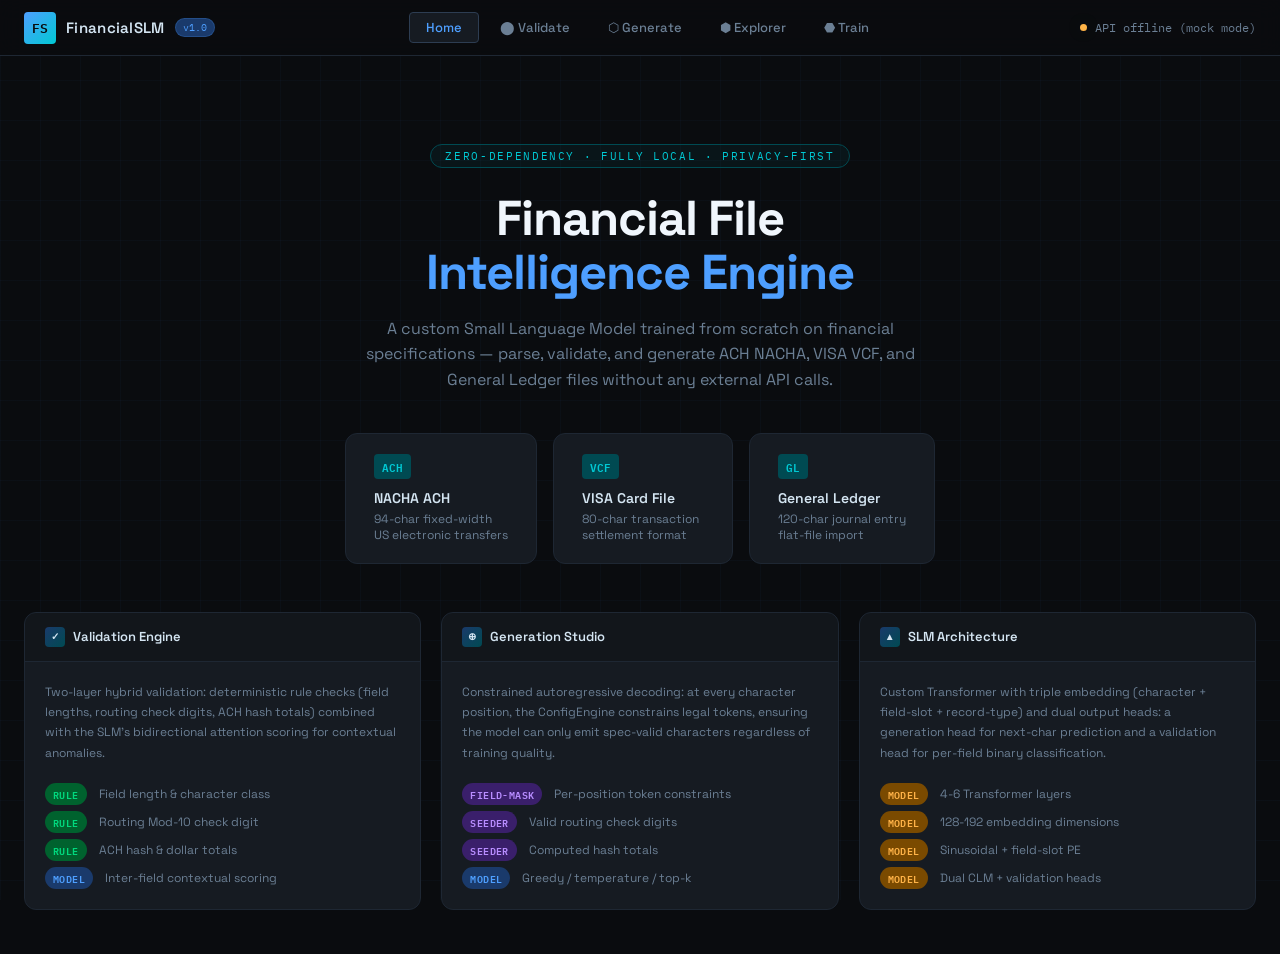
<file: slm_framework-claude/index.html>
<!DOCTYPE html>
<html lang="en">
<head>
<meta charset="UTF-8"/>
<meta name="viewport" content="width=device-width,initial-scale=1.0"/>
<title>FinancialSLM — Specification Intelligence Engine</title>
<link rel="preconnect" href="https://fonts.googleapis.com"/>
<link href="https://fonts.googleapis.com/css2?family=IBM+Plex+Mono:wght@300;400;500;600&family=Space+Grotesk:wght@300;400;500;600;700&display=swap" rel="stylesheet"/>
<style>
/* ═══════════════════════ DESIGN SYSTEM ═══════════════════════ */
:root {
  --ink:        #0a0c0f;
  --panel:      #0f1318;
  --surface:    #161b22;
  --border:     #1e2733;
  --border-hi:  #2d3d52;
  --muted:      #3a4a5c;
  --dim:        #6b7f94;
  --body:       #a8bbc8;
  --bright:     #d4e5f2;
  --white:      #f0f6fc;

  --green:      #00d97e;
  --green-dim:  #00622e;
  --amber:      #ffb347;
  --amber-dim:  #7a4a00;
  --red:        #ff4757;
  --red-dim:    #6b0f1a;
  --blue:       #4e9fff;
  --blue-dim:   #1a3a6b;
  --cyan:       #00c9d4;
  --cyan-dim:   #004a52;
  --violet:     #b88dff;
  --violet-dim: #3a1f6b;

  --ff-mono: 'IBM Plex Mono', monospace;
  --ff-ui:   'Space Grotesk', sans-serif;

  --r-sm: 4px;
  --r-md: 8px;
  --r-lg: 12px;

  --glow-green:  0 0 20px rgba(0,217,126,0.15), 0 0 60px rgba(0,217,126,0.05);
  --glow-blue:   0 0 20px rgba(78,159,255,0.15);
  --glow-red:    0 0 20px rgba(255,71,87,0.2);
}

*, *::before, *::after { box-sizing: border-box; margin: 0; padding: 0; }

html { font-size: 14px; scroll-behavior: smooth; }

body {
  font-family: var(--ff-ui);
  background: var(--ink);
  color: var(--body);
  min-height: 100vh;
  overflow-x: hidden;
}

/* ═══════════════════════ GRID NOISE BACKGROUND ═══════════════ */
body::before {
  content: '';
  position: fixed; inset: 0; z-index: 0;
  background-image:
    linear-gradient(rgba(78,159,255,0.03) 1px, transparent 1px),
    linear-gradient(90deg, rgba(78,159,255,0.03) 1px, transparent 1px);
  background-size: 40px 40px;
  pointer-events: none;
}

/* ═══════════════════════ TOPBAR ═══════════════════════════════ */
.topbar {
  position: sticky; top: 0; z-index: 100;
  display: flex; align-items: center; justify-content: space-between;
  padding: 0 24px;
  height: 56px;
  background: rgba(10,12,15,0.9);
  backdrop-filter: blur(12px);
  border-bottom: 1px solid var(--border);
}

.logo {
  display: flex; align-items: center; gap: 10px;
}
.logo-mark {
  width: 32px; height: 32px;
  background: linear-gradient(135deg, var(--blue), var(--cyan));
  border-radius: var(--r-sm);
  display: flex; align-items: center; justify-content: center;
  font-family: var(--ff-mono);
  font-weight: 600;
  font-size: 13px;
  color: var(--ink);
}
.logo-text {
  font-size: 15px; font-weight: 600; color: var(--bright);
  letter-spacing: 0.02em;
}
.logo-badge {
  font-size: 10px; font-family: var(--ff-mono);
  background: var(--blue-dim); color: var(--blue);
  padding: 2px 7px; border-radius: 20px;
  border: 1px solid rgba(78,159,255,0.2);
}

.nav {
  display: flex; gap: 4px;
}
.nav-btn {
  padding: 6px 16px;
  background: transparent;
  border: 1px solid transparent;
  border-radius: var(--r-sm);
  color: var(--dim);
  font-family: var(--ff-ui);
  font-size: 13px; font-weight: 500;
  cursor: pointer;
  transition: all 0.15s;
}
.nav-btn:hover { color: var(--bright); border-color: var(--border-hi); }
.nav-btn.active {
  background: var(--surface);
  border-color: var(--border-hi);
  color: var(--blue);
}

.status-indicator {
  display: flex; align-items: center; gap: 8px;
  font-size: 12px; font-family: var(--ff-mono);
  color: var(--dim);
}
.status-dot {
  width: 7px; height: 7px;
  border-radius: 50%;
  background: var(--green);
  box-shadow: var(--glow-green);
  animation: pulse 2s infinite;
}
@keyframes pulse {
  0%,100% { opacity: 1; }
  50%      { opacity: 0.4; }
}

/* ═══════════════════════ LAYOUT ════════════════════════════════ */
.container {
  position: relative; z-index: 1;
  max-width: 1440px;
  margin: 0 auto;
  padding: 24px;
}

.page { display: none; }
.page.active { display: block; }

/* ═══════════════════════ HERO ══════════════════════════════════ */
.hero {
  text-align: center;
  padding: 64px 24px 48px;
}
.hero-tag {
  display: inline-block;
  font-family: var(--ff-mono);
  font-size: 11px;
  letter-spacing: 0.15em;
  text-transform: uppercase;
  color: var(--cyan);
  border: 1px solid var(--cyan-dim);
  padding: 4px 14px;
  border-radius: 20px;
  margin-bottom: 24px;
  background: rgba(0,201,212,0.05);
}
.hero h1 {
  font-size: clamp(2rem, 4vw, 3.5rem);
  font-weight: 700;
  color: var(--white);
  line-height: 1.1;
  margin-bottom: 16px;
  letter-spacing: -0.02em;
}
.hero h1 span { color: var(--blue); }
.hero-sub {
  font-size: 16px; color: var(--dim); max-width: 560px; margin: 0 auto 40px;
  line-height: 1.6;
}

.spec-cards {
  display: flex; gap: 16px; justify-content: center; flex-wrap: wrap;
}
.spec-card {
  background: var(--surface);
  border: 1px solid var(--border);
  border-radius: var(--r-lg);
  padding: 20px 28px;
  cursor: pointer;
  transition: all 0.2s;
  text-align: left;
  min-width: 180px;
}
.spec-card:hover {
  border-color: var(--blue);
  background: rgba(78,159,255,0.05);
  transform: translateY(-2px);
}
.spec-card-icon {
  font-family: var(--ff-mono);
  font-size: 11px; font-weight: 600;
  color: var(--cyan);
  background: var(--cyan-dim);
  display: inline-block;
  padding: 3px 8px;
  border-radius: var(--r-sm);
  margin-bottom: 10px;
}
.spec-card h3 { font-size: 14px; font-weight: 600; color: var(--bright); margin-bottom: 4px; }
.spec-card p  { font-size: 12px; color: var(--dim); }

/* ═══════════════════════ PANELS ════════════════════════════════ */
.panel {
  background: var(--surface);
  border: 1px solid var(--border);
  border-radius: var(--r-lg);
  overflow: hidden;
}
.panel-header {
  display: flex; align-items: center; justify-content: space-between;
  padding: 14px 20px;
  border-bottom: 1px solid var(--border);
  background: rgba(0,0,0,0.2);
}
.panel-title {
  display: flex; align-items: center; gap: 8px;
  font-size: 13px; font-weight: 600; color: var(--bright);
}
.panel-icon {
  width: 20px; height: 20px;
  background: linear-gradient(135deg, var(--blue-dim), var(--cyan-dim));
  border-radius: 4px;
  display: flex; align-items: center; justify-content: center;
  font-size: 10px;
}
.panel-body { padding: 20px; }

/* ═══════════════════════ TWO-COL LAYOUT ═══════════════════════ */
.two-col {
  display: grid;
  grid-template-columns: 1fr 1fr;
  gap: 20px;
}
@media (max-width: 900px) { .two-col { grid-template-columns: 1fr; } }

.three-col {
  display: grid;
  grid-template-columns: 1fr 1fr 1fr;
  gap: 20px;
}
@media (max-width: 1100px) { .three-col { grid-template-columns: 1fr 1fr; } }
@media (max-width: 700px)  { .three-col { grid-template-columns: 1fr; } }

/* ═══════════════════════ DRAG-DROP UPLOADER ══════════════════ */
.drop-zone {
  border: 2px dashed var(--border-hi);
  border-radius: var(--r-lg);
  padding: 48px 24px;
  text-align: center;
  cursor: pointer;
  transition: all 0.2s;
  background: rgba(78,159,255,0.02);
}
.drop-zone:hover, .drop-zone.drag-over {
  border-color: var(--blue);
  background: rgba(78,159,255,0.06);
}
.drop-zone.drag-over { box-shadow: var(--glow-blue); }

.drop-icon {
  font-size: 40px; margin-bottom: 12px;
  filter: grayscale(0.5);
}
.drop-title { font-size: 15px; font-weight: 600; color: var(--bright); margin-bottom: 6px; }
.drop-sub   { font-size: 12px; color: var(--dim); }
.drop-formats {
  display: flex; gap: 8px; justify-content: center; margin-top: 16px; flex-wrap: wrap;
}
.format-tag {
  font-family: var(--ff-mono);
  font-size: 10px;
  padding: 3px 10px;
  border-radius: 20px;
  border: 1px solid var(--border-hi);
  color: var(--muted);
}

/* ═══════════════════════ FORM CONTROLS ════════════════════════ */
.form-group { margin-bottom: 16px; }
.form-label {
  display: block;
  font-size: 11px; font-weight: 600;
  letter-spacing: 0.08em;
  text-transform: uppercase;
  color: var(--dim);
  margin-bottom: 6px;
}
.form-select, .form-input {
  width: 100%;
  background: var(--panel);
  border: 1px solid var(--border-hi);
  border-radius: var(--r-sm);
  color: var(--bright);
  font-family: var(--ff-mono);
  font-size: 13px;
  padding: 9px 12px;
  outline: none;
  transition: border-color 0.15s;
  appearance: none;
}
.form-select:focus, .form-input:focus {
  border-color: var(--blue);
  box-shadow: 0 0 0 3px rgba(78,159,255,0.1);
}
.form-row { display: grid; grid-template-columns: 1fr 1fr; gap: 12px; }

/* Range slider */
.slider-row { display: flex; align-items: center; gap: 12px; }
input[type=range] {
  flex: 1; appearance: none;
  height: 4px; border-radius: 2px;
  background: var(--border-hi); outline: none; cursor: pointer;
}
input[type=range]::-webkit-slider-thumb {
  appearance: none; width: 14px; height: 14px;
  border-radius: 50%; background: var(--blue); cursor: pointer;
}
.range-val {
  font-family: var(--ff-mono); font-size: 12px;
  color: var(--blue); min-width: 36px; text-align: right;
}

/* Toggle */
.toggle-row { display: flex; align-items: center; justify-content: space-between; }
.toggle {
  width: 40px; height: 22px; border-radius: 11px;
  background: var(--border-hi);
  position: relative; cursor: pointer;
  transition: background 0.2s;
}
.toggle.on { background: var(--blue); }
.toggle::after {
  content: '';
  position: absolute; top: 3px; left: 3px;
  width: 16px; height: 16px; border-radius: 50%;
  background: white;
  transition: transform 0.2s;
}
.toggle.on::after { transform: translateX(18px); }

/* ═══════════════════════ BUTTONS ════════════════════════════════ */
.btn {
  display: inline-flex; align-items: center; gap: 7px;
  padding: 9px 18px;
  border: none; border-radius: var(--r-sm);
  font-family: var(--ff-ui); font-size: 13px; font-weight: 600;
  cursor: pointer; transition: all 0.15s; text-decoration: none;
}
.btn-primary {
  background: var(--blue);
  color: var(--ink);
  box-shadow: 0 4px 14px rgba(78,159,255,0.3);
}
.btn-primary:hover { background: #6aaeff; transform: translateY(-1px); }
.btn-ghost {
  background: transparent;
  border: 1px solid var(--border-hi);
  color: var(--dim);
}
.btn-ghost:hover { border-color: var(--blue); color: var(--blue); }
.btn-success { background: var(--green); color: var(--ink); }
.btn-danger  { background: var(--red);   color: white; }
.btn-sm      { padding: 5px 12px; font-size: 12px; }
.btn-full    { width: 100%; justify-content: center; }
.btn:disabled { opacity: 0.4; cursor: not-allowed; transform: none !important; }

/* ═══════════════════════ CONSOLE ════════════════════════════════ */
.console {
  background: #070a0e;
  border: 1px solid var(--border);
  border-radius: var(--r-md);
  font-family: var(--ff-mono);
  font-size: 12px;
  overflow: hidden;
}
.console-bar {
  display: flex; align-items: center; gap: 6px;
  padding: 8px 12px;
  background: rgba(255,255,255,0.03);
  border-bottom: 1px solid var(--border);
}
.console-dot { width: 10px; height: 10px; border-radius: 50%; }
.cd-red    { background: #ff5f57; }
.cd-amber  { background: #febc2e; }
.cd-green  { background: #28c840; }
.console-title { font-size: 11px; color: var(--muted); margin-left: 4px; }
.console-body  {
  padding: 14px;
  height: 320px;
  overflow-y: auto;
  line-height: 1.7;
}
.console-body::-webkit-scrollbar { width: 6px; }
.console-body::-webkit-scrollbar-track { background: transparent; }
.console-body::-webkit-scrollbar-thumb {
  background: var(--border-hi); border-radius: 3px;
}

.log-line   { display: flex; gap: 8px; }
.log-ts     { color: var(--muted); min-width: 80px; }
.log-ok     { color: var(--green); }
.log-err    { color: var(--red); }
.log-warn   { color: var(--amber); }
.log-info   { color: var(--blue); }
.log-dim    { color: var(--dim); }
.log-bright { color: var(--bright); }

/* ═══════════════════════ VALIDATION RESULTS ══════════════════ */
.v-summary {
  display: grid; grid-template-columns: repeat(4, 1fr); gap: 12px;
  margin-bottom: 16px;
}
.v-stat {
  background: var(--panel);
  border: 1px solid var(--border);
  border-radius: var(--r-md);
  padding: 14px;
  text-align: center;
}
.v-stat-val {
  font-family: var(--ff-mono);
  font-size: 28px; font-weight: 600;
  line-height: 1;
  margin-bottom: 4px;
}
.v-stat-lbl { font-size: 11px; color: var(--dim); text-transform: uppercase; letter-spacing: 0.05em; }
.v-stat.ok  .v-stat-val { color: var(--green); }
.v-stat.err .v-stat-val { color: var(--red); }
.v-stat.warn.v-stat-val { color: var(--amber); }
.v-stat.info.v-stat-val { color: var(--blue); }

.v-line {
  display: grid;
  grid-template-columns: 60px 80px 1fr 90px;
  gap: 8px;
  align-items: start;
  padding: 8px 0;
  border-bottom: 1px solid rgba(30,39,51,0.6);
  font-size: 12px;
}
.v-line:last-child { border-bottom: none; }
.v-num  { font-family: var(--ff-mono); color: var(--muted); }
.v-rt   { font-family: var(--ff-mono); color: var(--cyan); }
.v-errs { }
.v-conf {
  font-family: var(--ff-mono); font-size: 11px;
  text-align: right;
}

.error-chip {
  display: inline-block;
  font-size: 11px; font-family: var(--ff-mono);
  padding: 2px 8px; border-radius: 3px;
  margin: 2px 2px 2px 0;
  cursor: help;
  position: relative;
}
.error-chip.rule { background: var(--red-dim); color: var(--red); border: 1px solid rgba(255,71,87,0.2); }
.error-chip.model{ background: var(--amber-dim); color: var(--amber); border: 1px solid rgba(255,179,71,0.2); }
.valid-line { color: var(--green); font-size: 11px; font-family: var(--ff-mono); }

/* ═══════════════════════ CODE VIEWER ════════════════════════════ */
.code-viewer {
  background: #070a0e;
  border-radius: var(--r-md);
  overflow: hidden;
  border: 1px solid var(--border);
}
.code-toolbar {
  display: flex; align-items: center; justify-content: space-between;
  padding: 10px 14px;
  background: rgba(255,255,255,0.03);
  border-bottom: 1px solid var(--border);
}
.code-body {
  padding: 16px;
  overflow: auto;
  max-height: 420px;
  font-family: var(--ff-mono);
  font-size: 12px;
  line-height: 1.6;
  white-space: pre;
  color: var(--body);
}
.code-body::-webkit-scrollbar { width: 6px; height: 6px; }
.code-body::-webkit-scrollbar-thumb { background: var(--border-hi); border-radius: 3px; }

/* Field highlighting in generated code */
.field-rt { color: var(--violet); }
.field-num{ color: var(--green); }
.field-an { color: var(--bright); }
.field-rt-val { color: var(--amber); }
.field-amt{ color: var(--cyan); }

/* ═══════════════════════ FIELD TABLE ════════════════════════════ */
.field-table { width: 100%; border-collapse: collapse; font-size: 12px; }
.field-table th {
  text-align: left; padding: 8px 12px;
  font-size: 10px; font-weight: 600;
  letter-spacing: 0.08em; text-transform: uppercase;
  color: var(--muted);
  border-bottom: 1px solid var(--border);
}
.field-table td {
  padding: 7px 12px;
  border-bottom: 1px solid rgba(30,39,51,0.5);
  vertical-align: middle;
}
.field-table tr:last-child td { border-bottom: none; }
.field-table tr:hover td { background: rgba(78,159,255,0.03); }
.ft-name { color: var(--bright); font-weight: 500; }
.ft-pos  { font-family: var(--ff-mono); color: var(--dim); }
.ft-type { }
.type-badge {
  display: inline-block;
  font-family: var(--ff-mono); font-size: 10px;
  padding: 2px 7px; border-radius: 3px;
}
.tb-num { background: rgba(0,217,126,0.1); color: var(--green); }
.tb-an  { background: rgba(78,159,255,0.1); color: var(--blue); }
.tb-rt  { background: rgba(184,141,255,0.1); color: var(--violet); }
.tb-ro  { background: rgba(255,179,71,0.1); color: var(--amber); }
.tb-am  { background: rgba(0,201,212,0.1); color: var(--cyan); }
.tb-dt  { background: rgba(255,71,87,0.1); color: var(--red); }
.tb-bl  { background: rgba(107,127,148,0.1); color: var(--muted); }

/* ═══════════════════════ TRAINING UI ═══════════════════════════ */
.train-stats {
  display: grid; grid-template-columns: repeat(3, 1fr); gap: 12px;
  margin-bottom: 20px;
}
.metric-card {
  background: var(--panel);
  border: 1px solid var(--border);
  border-radius: var(--r-md);
  padding: 16px;
}
.metric-val {
  font-family: var(--ff-mono); font-size: 22px; font-weight: 600;
  color: var(--blue); margin-bottom: 4px;
}
.metric-lbl { font-size: 11px; color: var(--dim); }

.progress-bar-wrap {
  background: var(--border); border-radius: 4px; height: 6px;
  overflow: hidden; margin: 12px 0;
}
.progress-bar-fill {
  height: 100%; border-radius: 4px;
  background: linear-gradient(90deg, var(--blue), var(--cyan));
  transition: width 0.5s;
}

/* ═══════════════════════ CHART ══════════════════════════════════ */
.mini-chart-wrap { position: relative; height: 100px; margin: 12px 0; }
canvas.mini-chart {
  width: 100% !important;
  height: 100px !important;
  border-radius: var(--r-sm);
}

/* ═══════════════════════ TABS ═══════════════════════════════════ */
.tabs { display: flex; border-bottom: 1px solid var(--border); margin-bottom: 16px; }
.tab-btn {
  padding: 8px 16px;
  background: none; border: none;
  font-family: var(--ff-ui); font-size: 12px; font-weight: 500;
  color: var(--dim); cursor: pointer;
  border-bottom: 2px solid transparent; margin-bottom: -1px;
  transition: all 0.15s;
}
.tab-btn:hover  { color: var(--bright); }
.tab-btn.active { color: var(--blue); border-color: var(--blue); }
.tab-content { display: none; }
.tab-content.active { display: block; }

/* ═══════════════════════ TOAST ══════════════════════════════════ */
.toast-wrap {
  position: fixed; bottom: 24px; right: 24px; z-index: 999;
  display: flex; flex-direction: column; gap: 8px;
}
.toast {
  display: flex; align-items: center; gap: 10px;
  background: var(--surface);
  border: 1px solid var(--border-hi);
  border-radius: var(--r-md);
  padding: 12px 16px;
  font-size: 13px; color: var(--bright);
  box-shadow: 0 8px 32px rgba(0,0,0,0.5);
  animation: slideIn 0.25s ease;
  max-width: 360px;
}
.toast.success { border-left: 3px solid var(--green); }
.toast.error   { border-left: 3px solid var(--red);   }
.toast.info    { border-left: 3px solid var(--blue);  }
@keyframes slideIn {
  from { transform: translateX(40px); opacity: 0; }
  to   { transform: translateX(0);    opacity: 1; }
}

/* ═══════════════════════ MISC ═══════════════════════════════════ */
.spacer { height: 20px; }
.sep    { height: 1px; background: var(--border); margin: 20px 0; }
.mono   { font-family: var(--ff-mono); }
.text-green  { color: var(--green); }
.text-red    { color: var(--red); }
.text-amber  { color: var(--amber); }
.text-blue   { color: var(--blue); }
.text-dim    { color: var(--dim); }
.text-bright { color: var(--bright); }
.text-sm     { font-size: 12px; }
.fw-600      { font-weight: 600; }
.mb-4        { margin-bottom: 16px; }
.mb-5        { margin-bottom: 20px; }

.badge {
  display: inline-block;
  font-size: 10px; font-family: var(--ff-mono); font-weight: 600;
  padding: 2px 8px; border-radius: 20px;
  letter-spacing: 0.04em;
}
.badge-green  { background: var(--green-dim); color: var(--green); }
.badge-red    { background: var(--red-dim);   color: var(--red);   }
.badge-amber  { background: var(--amber-dim); color: var(--amber); }
.badge-blue   { background: var(--blue-dim);  color: var(--blue);  }
.badge-violet { background: var(--violet-dim);color: var(--violet);}

.loader {
  display: inline-block;
  width: 14px; height: 14px;
  border: 2px solid var(--border-hi);
  border-top-color: var(--blue);
  border-radius: 50%;
  animation: spin 0.8s linear infinite;
}
@keyframes spin { to { transform: rotate(360deg); } }

.info-box {
  background: rgba(78,159,255,0.06);
  border: 1px solid rgba(78,159,255,0.15);
  border-radius: var(--r-md);
  padding: 12px 16px;
  font-size: 12px; color: var(--blue);
  line-height: 1.6;
}

.row { display: flex; gap: 12px; align-items: center; }
.row-between { display: flex; justify-content: space-between; align-items: center; }
</style>
</head>
<body>

<!-- ═══════════════════ TOPBAR ════════════════════════════════ -->
<header class="topbar">
  <div class="logo">
    <div class="logo-mark">FS</div>
    <span class="logo-text">FinancialSLM</span>
    <span class="logo-badge">v1.0</span>
  </div>
  <nav class="nav">
    <button class="nav-btn active" onclick="showPage('home')">Home</button>
    <button class="nav-btn" onclick="showPage('validate')">⬤ Validate</button>
    <button class="nav-btn" onclick="showPage('generate')">⬡ Generate</button>
    <button class="nav-btn" onclick="showPage('explore')">⬢ Explorer</button>
    <button class="nav-btn" onclick="showPage('train')">⬣ Train</button>
  </nav>
  <div class="status-indicator">
    <div class="status-dot" id="apiDot"></div>
    <span id="apiStatus">connecting…</span>
  </div>
</header>

<!-- ═══════════════════ TOAST CONTAINER ════════════════════════ -->
<div class="toast-wrap" id="toastWrap"></div>

<!-- ═══════════════════════════════════════════════════════════ -->
<!--                        HOME PAGE                           -->
<!-- ═══════════════════════════════════════════════════════════ -->
<div class="page active" id="page-home">
  <div class="container">
    <div class="hero">
      <div class="hero-tag">Zero-Dependency · Fully Local · Privacy-First</div>
      <h1>Financial File<br/><span>Intelligence Engine</span></h1>
      <p class="hero-sub">
        A custom Small Language Model trained from scratch on financial
        specifications — parse, validate, and generate ACH NACHA, VISA VCF,
        and General Ledger files without any external API calls.
      </p>
      <div class="spec-cards">
        <div class="spec-card" onclick="showPage('validate')">
          <div class="spec-card-icon">ACH</div>
          <h3>NACHA ACH</h3>
          <p>94-char fixed-width<br/>US electronic transfers</p>
        </div>
        <div class="spec-card" onclick="showPage('validate')">
          <div class="spec-card-icon">VCF</div>
          <h3>VISA Card File</h3>
          <p>80-char transaction<br/>settlement format</p>
        </div>
        <div class="spec-card" onclick="showPage('validate')">
          <div class="spec-card-icon">GL</div>
          <h3>General Ledger</h3>
          <p>120-char journal entry<br/>flat-file import</p>
        </div>
      </div>
    </div>

    <div class="three-col mb-5">
      <div class="panel">
        <div class="panel-header">
          <div class="panel-title"><div class="panel-icon">✓</div>Validation Engine</div>
        </div>
        <div class="panel-body">
          <p class="text-sm text-dim" style="line-height:1.7">
            Two-layer hybrid validation: deterministic rule checks (field lengths,
            routing check digits, ACH hash totals) combined with the SLM's
            bidirectional attention scoring for contextual anomalies.
          </p>
          <div class="spacer"></div>
          <div style="display:flex;flex-direction:column;gap:6px">
            <div class="row text-sm"><span class="badge badge-green">RULE</span><span class="text-dim">Field length &amp; character class</span></div>
            <div class="row text-sm"><span class="badge badge-green">RULE</span><span class="text-dim">Routing Mod-10 check digit</span></div>
            <div class="row text-sm"><span class="badge badge-green">RULE</span><span class="text-dim">ACH hash &amp; dollar totals</span></div>
            <div class="row text-sm"><span class="badge badge-blue">MODEL</span><span class="text-dim">Inter-field contextual scoring</span></div>
          </div>
        </div>
      </div>
      <div class="panel">
        <div class="panel-header">
          <div class="panel-title"><div class="panel-icon">⊕</div>Generation Studio</div>
        </div>
        <div class="panel-body">
          <p class="text-sm text-dim" style="line-height:1.7">
            Constrained autoregressive decoding: at every character position,
            the ConfigEngine constrains legal tokens, ensuring the model can only
            emit spec-valid characters regardless of training quality.
          </p>
          <div class="spacer"></div>
          <div style="display:flex;flex-direction:column;gap:6px">
            <div class="row text-sm"><span class="badge badge-violet">FIELD-MASK</span><span class="text-dim">Per-position token constraints</span></div>
            <div class="row text-sm"><span class="badge badge-violet">SEEDER</span><span class="text-dim">Valid routing check digits</span></div>
            <div class="row text-sm"><span class="badge badge-violet">SEEDER</span><span class="text-dim">Computed hash totals</span></div>
            <div class="row text-sm"><span class="badge badge-blue">MODEL</span><span class="text-dim">Greedy / temperature / top-k</span></div>
          </div>
        </div>
      </div>
      <div class="panel">
        <div class="panel-header">
          <div class="panel-title"><div class="panel-icon">▲</div>SLM Architecture</div>
        </div>
        <div class="panel-body">
          <p class="text-sm text-dim" style="line-height:1.7">
            Custom Transformer with triple embedding (character + field-slot +
            record-type) and dual output heads: a generation head for next-char
            prediction and a validation head for per-field binary classification.
          </p>
          <div class="spacer"></div>
          <div style="display:flex;flex-direction:column;gap:6px">
            <div class="row text-sm"><span class="badge badge-amber">MODEL</span><span class="text-dim">4-6 Transformer layers</span></div>
            <div class="row text-sm"><span class="badge badge-amber">MODEL</span><span class="text-dim">128-192 embedding dimensions</span></div>
            <div class="row text-sm"><span class="badge badge-amber">MODEL</span><span class="text-dim">Sinusoidal + field-slot PE</span></div>
            <div class="row text-sm"><span class="badge badge-amber">MODEL</span><span class="text-dim">Dual CLM + validation heads</span></div>
          </div>
        </div>
      </div>
    </div>
  </div>
</div>

<!-- ═══════════════════════════════════════════════════════════ -->
<!--                      VALIDATE PAGE                         -->
<!-- ═══════════════════════════════════════════════════════════ -->
<div class="page" id="page-validate">
  <div class="container">
    <div class="two-col mb-5" style="align-items:start">

      <!-- Left: Upload Panel -->
      <div style="display:flex;flex-direction:column;gap:16px">
        <div class="panel">
          <div class="panel-header">
            <div class="panel-title"><div class="panel-icon">↑</div>File Upload</div>
            <select class="form-select" id="valSpecSelect" style="width:auto">
              <option value="ACH_NACHA">ACH NACHA</option>
              <option value="VISA_VCF">VISA VCF</option>
              <option value="GENERAL_LEDGER">General Ledger</option>
            </select>
          </div>
          <div class="panel-body">
            <div class="drop-zone" id="dropZone"
                 onclick="document.getElementById('fileInput').click()"
                 ondragover="handleDragOver(event)"
                 ondragleave="handleDragLeave(event)"
                 ondrop="handleDrop(event)">
              <div class="drop-icon">📂</div>
              <div class="drop-title">Drop financial file here</div>
              <div class="drop-sub">or click to browse</div>
              <div class="drop-formats">
                <span class="format-tag">.txt</span>
                <span class="format-tag">.ach</span>
                <span class="format-tag">.vcf</span>
                <span class="format-tag">.dat</span>
                <span class="format-tag">.csv</span>
              </div>
            </div>
            <input type="file" id="fileInput" hidden onchange="handleFileSelect(event)"/>
            <div class="spacer"></div>
            <p class="text-sm text-dim mb-4">Or paste raw file content:</p>
            <textarea id="pasteArea" class="form-input"
              style="height:120px;resize:vertical;font-family:var(--ff-mono);font-size:11px"
              placeholder="Paste ACH / VCF / GL content here…"></textarea>
            <div class="spacer"></div>
            <button class="btn btn-primary btn-full" onclick="runValidation()">
              <span>▶</span> Validate File
            </button>
          </div>
        </div>

        <!-- Quick-generate sample for testing -->
        <div class="panel">
          <div class="panel-header">
            <div class="panel-title"><div class="panel-icon">⚡</div>Quick Sample</div>
          </div>
          <div class="panel-body">
            <p class="text-sm text-dim mb-4">Generate a sample file and validate it instantly:</p>
            <button class="btn btn-ghost btn-full" onclick="quickSampleAndValidate()">
              Generate &amp; Validate Sample
            </button>
          </div>
        </div>
      </div>

      <!-- Right: Console + Results -->
      <div style="display:flex;flex-direction:column;gap:16px">
        <div class="console">
          <div class="console-bar">
            <div class="console-dot cd-red"></div>
            <div class="console-dot cd-amber"></div>
            <div class="console-dot cd-green"></div>
            <span class="console-title">validation-console</span>
            <button class="btn btn-ghost btn-sm" style="margin-left:auto" onclick="clearConsole('valConsole')">Clear</button>
          </div>
          <div class="console-body" id="valConsole">
            <div class="log-line"><span class="log-ts">00:00:00</span><span class="log-info">FinancialSLM validation engine initialised</span></div>
            <div class="log-line"><span class="log-ts">00:00:00</span><span class="log-dim">Awaiting file upload or paste…</span></div>
          </div>
        </div>

        <!-- Results panel (hidden until validated) -->
        <div class="panel" id="valResultsPanel" style="display:none">
          <div class="panel-header">
            <div class="panel-title"><div class="panel-icon">✓</div>Validation Report</div>
            <button class="btn btn-ghost btn-sm" onclick="downloadReport()">⬇ Export JSON</button>
          </div>
          <div class="panel-body">
            <div class="v-summary" id="valSummary"></div>
            <div class="tabs">
              <button class="tab-btn active" onclick="switchTab('val','lines')">Lines</button>
              <button class="tab-btn" onclick="switchTab('val','errors')">Errors Only</button>
              <button class="tab-btn" onclick="switchTab('val','raw')">Raw</button>
            </div>
            <div class="tab-content active" id="val-tab-lines">
              <div id="valLineResults" style="max-height:320px;overflow-y:auto"></div>
            </div>
            <div class="tab-content" id="val-tab-errors">
              <div id="valErrorsOnly" style="max-height:320px;overflow-y:auto"></div>
            </div>
            <div class="tab-content" id="val-tab-raw">
              <div class="code-viewer">
                <div class="code-body" id="valRawView" style="max-height:300px"></div>
              </div>
            </div>
          </div>
        </div>
      </div>
    </div>
  </div>
</div>

<!-- ═══════════════════════════════════════════════════════════ -->
<!--                     GENERATE PAGE                          -->
<!-- ═══════════════════════════════════════════════════════════ -->
<div class="page" id="page-generate">
  <div class="container">
    <div class="two-col mb-5" style="align-items:start">

      <!-- Controls -->
      <div class="panel">
        <div class="panel-header">
          <div class="panel-title"><div class="panel-icon">⊕</div>Generation Studio</div>
        </div>
        <div class="panel-body">

          <div class="form-group">
            <label class="form-label">Specification Type</label>
            <select class="form-select" id="genSpec">
              <option value="ACH_NACHA">ACH NACHA — US Electronic Fund Transfer (94 chars)</option>
              <option value="VISA_VCF">VISA VCF — Card Settlement File (80 chars)</option>
              <option value="GENERAL_LEDGER">General Ledger — Journal Entry Import (120 chars)</option>
            </select>
          </div>

          <div class="form-group">
            <label class="form-label">Number of Entry Records</label>
            <div class="slider-row">
              <input type="range" id="genEntries" min="1" max="20" value="3" oninput="document.getElementById('genEntriesVal').textContent=this.value"/>
              <span class="range-val" id="genEntriesVal">3</span>
            </div>
          </div>

          <div class="form-group">
            <label class="form-label">Sampling Strategy</label>
            <select class="form-select" id="genStrategy">
              <option value="temperature">Temperature Sampling</option>
              <option value="greedy">Greedy (Deterministic)</option>
              <option value="top_k">Top-K Sampling</option>
            </select>
          </div>

          <div class="form-row">
            <div class="form-group" id="tempRow">
              <label class="form-label">Temperature</label>
              <div class="slider-row">
                <input type="range" id="genTemp" min="0.1" max="1.5" step="0.05" value="0.7"
                       oninput="document.getElementById('genTempVal').textContent=parseFloat(this.value).toFixed(2)"/>
                <span class="range-val" id="genTempVal">0.70</span>
              </div>
            </div>
            <div class="form-group" id="topkRow">
              <label class="form-label">Top-K</label>
              <div class="slider-row">
                <input type="range" id="genTopK" min="2" max="50" value="10"
                       oninput="document.getElementById('genTopKVal').textContent=this.value"/>
                <span class="range-val" id="genTopKVal">10</span>
              </div>
            </div>
          </div>

          <div class="sep"></div>

          <div class="toggle-row mb-4">
            <div>
              <div class="text-sm fw-600" style="color:var(--bright)">Use Trained SLM</div>
              <div class="text-sm text-dim">Falls back to rule-based if no checkpoint</div>
            </div>
            <div class="toggle" id="useModelToggle" onclick="this.classList.toggle('on')"></div>
          </div>

          <button class="btn btn-primary btn-full" onclick="runGeneration()" id="genBtn">
            <span>⚡</span> Generate File
          </button>

          <div class="spacer"></div>
          <div class="info-box" id="genMeta" style="display:none"></div>
        </div>
      </div>

      <!-- Output -->
      <div style="display:flex;flex-direction:column;gap:16px">
        <div class="code-viewer">
          <div class="code-toolbar">
            <span class="text-sm text-dim mono" id="genFileLabel">— no file generated —</span>
            <div class="row" style="gap:8px">
              <button class="btn btn-ghost btn-sm" onclick="copyGenerated()">⎘ Copy</button>
              <button class="btn btn-ghost btn-sm" onclick="downloadGenerated()">⬇ Download</button>
              <button class="btn btn-ghost btn-sm" onclick="sendToValidator()">→ Validate</button>
            </div>
          </div>
          <div class="code-body" id="genOutput" style="min-height:300px">
            <span style="color:var(--muted)">// Configure options and click Generate…</span>
          </div>
        </div>

        <div class="panel">
          <div class="panel-header">
            <div class="panel-title"><div class="panel-icon">≡</div>Field Breakdown</div>
          </div>
          <div class="panel-body">
            <div id="genFieldBreak" style="color:var(--dim);font-size:12px">Generate a file to see annotated fields.</div>
          </div>
        </div>
      </div>
    </div>
  </div>
</div>

<!-- ═══════════════════════════════════════════════════════════ -->
<!--                     EXPLORER PAGE                          -->
<!-- ═══════════════════════════════════════════════════════════ -->
<div class="page" id="page-explore">
  <div class="container">
    <div class="two-col mb-5" style="align-items:start">
      <div style="display:flex;flex-direction:column;gap:16px">
        <div class="panel">
          <div class="panel-header">
            <div class="panel-title"><div class="panel-icon">⬢</div>Spec Explorer</div>
          </div>
          <div class="panel-body">
            <div class="form-group">
              <label class="form-label">Specification</label>
              <select class="form-select" id="exSpec" onchange="loadSpecExplorer()">
                <option value="ACH_NACHA">ACH NACHA</option>
                <option value="VISA_VCF">VISA VCF</option>
                <option value="GENERAL_LEDGER">General Ledger</option>
              </select>
            </div>
            <div class="form-group">
              <label class="form-label">Record Type</label>
              <select class="form-select" id="exRt" onchange="loadRecordExplorer()">
                <option value="">— select spec first —</option>
              </select>
            </div>
            <button class="btn btn-ghost btn-full mb-4" onclick="loadRecordExplorer()">Load Fields</button>
            <button class="btn btn-ghost btn-full" onclick="generateSingleRecord()">⚡ Generate Sample Record</button>
          </div>
        </div>

        <div class="panel">
          <div class="panel-header">
            <div class="panel-title"><div class="panel-icon">↻</div>Runtime Overrides</div>
          </div>
          <div class="panel-body">
            <p class="text-sm text-dim mb-4">Inject custom field constraints into the ConfigEngine:</p>
            <div class="form-group">
              <label class="form-label">Field Name</label>
              <input type="text" class="form-input" id="ovFieldName" placeholder="e.g. Amount"/>
            </div>
            <div class="form-group">
              <label class="form-label">Override (JSON)</label>
              <textarea class="form-input" id="ovJson" style="height:80px;font-family:var(--ff-mono);font-size:11px"
                placeholder='{"allowed": ["0000000100","0000001000"]}'></textarea>
            </div>
            <div class="row" style="gap:8px">
              <button class="btn btn-primary" onclick="applyOverride()">Apply</button>
              <button class="btn btn-danger" onclick="resetOverrides()">Reset All</button>
            </div>
          </div>
        </div>
      </div>

      <div style="display:flex;flex-direction:column;gap:16px">
        <div class="panel">
          <div class="panel-header">
            <div class="panel-title"><div class="panel-icon">≡</div>Field Schema</div>
            <span class="badge badge-blue" id="exRtBadge">—</span>
          </div>
          <div class="panel-body" style="padding:0;overflow:auto;max-height:420px">
            <table class="field-table" id="exFieldTable">
              <thead><tr>
                <th>Field Name</th><th>Pos</th><th>Len</th><th>Type</th><th>Req</th><th>Rules</th>
              </tr></thead>
              <tbody id="exFieldBody">
                <tr><td colspan="6" style="color:var(--dim);padding:20px;text-align:center">Select a record type</td></tr>
              </tbody>
            </table>
          </div>
        </div>

        <div class="panel">
          <div class="panel-header">
            <div class="panel-title"><div class="panel-icon">◎</div>Sample Record</div>
          </div>
          <div class="panel-body" style="padding:0">
            <div class="code-viewer" style="border:none;border-radius:0">
              <div class="code-body" id="exSampleRecord" style="min-height:80px">
                <span style="color:var(--muted)">// Generate a sample record to see annotated output</span>
              </div>
            </div>
            <div id="exAnnotated" style="padding:14px"></div>
          </div>
        </div>
      </div>
    </div>
  </div>
</div>

<!-- ═══════════════════════════════════════════════════════════ -->
<!--                      TRAIN PAGE                            -->
<!-- ═══════════════════════════════════════════════════════════ -->
<div class="page" id="page-train">
  <div class="container">
    <div class="two-col mb-5" style="align-items:start">

      <div class="panel">
        <div class="panel-header">
          <div class="panel-title"><div class="panel-icon">▲</div>Training Configuration</div>
        </div>
        <div class="panel-body">
          <div class="info-box mb-4">
            Training synthesises infinite records from the ConfigEngine's rule
            definitions — no external datasets required. The SLM learns syntax via
            Causal LM loss and field validity via binary classification loss.
          </div>

          <div class="form-group">
            <label class="form-label">Specification to Train</label>
            <select class="form-select" id="trainSpec">
              <option value="ACH_NACHA">ACH NACHA</option>
              <option value="VISA_VCF">VISA VCF</option>
              <option value="GENERAL_LEDGER">General Ledger</option>
            </select>
          </div>

          <div class="form-row">
            <div class="form-group">
              <label class="form-label">Max Steps</label>
              <input type="number" class="form-input" id="trainSteps" value="2000" min="100" max="50000"/>
            </div>
            <div class="form-group">
              <label class="form-label">Batch Size</label>
              <input type="number" class="form-input" id="trainBatch" value="16" min="4" max="128"/>
            </div>
          </div>

          <div class="form-row">
            <div class="form-group">
              <label class="form-label">Learning Rate</label>
              <input type="text" class="form-input mono" id="trainLR" value="3e-4"/>
            </div>
            <div class="form-group">
              <label class="form-label">Corruption Prob</label>
              <div class="slider-row">
                <input type="range" id="trainCorrupt" min="0" max="0.8" step="0.05" value="0.3"
                       oninput="document.getElementById('trainCorruptVal').textContent=parseFloat(this.value).toFixed(2)"/>
                <span class="range-val" id="trainCorruptVal">0.30</span>
              </div>
            </div>
          </div>

          <div class="sep"></div>

          <button class="btn btn-primary btn-full" id="trainBtn" onclick="startTraining()">
            ▶ Start Training
          </button>
        </div>
      </div>

      <div style="display:flex;flex-direction:column;gap:16px">
        <div class="train-stats">
          <div class="metric-card">
            <div class="metric-val" id="tStep">—</div>
            <div class="metric-lbl">Current Step</div>
          </div>
          <div class="metric-card">
            <div class="metric-val" id="tCLM">—</div>
            <div class="metric-lbl">CLM Loss</div>
          </div>
          <div class="metric-card">
            <div class="metric-val" id="tVAL">—</div>
            <div class="metric-lbl">Val Loss</div>
          </div>
        </div>

        <div class="panel">
          <div class="panel-header">
            <div class="panel-title"><div class="panel-icon">◉</div>Training Progress</div>
            <span id="trainStatusBadge" class="badge badge-blue">IDLE</span>
          </div>
          <div class="panel-body">
            <div class="progress-bar-wrap">
              <div class="progress-bar-fill" id="trainProgress" style="width:0%"></div>
            </div>
            <div class="row-between text-sm text-dim" style="margin-top:4px">
              <span id="trainStepLabel">Step 0 / 0</span>
              <span id="trainETA">—</span>
            </div>
          </div>
        </div>

        <div class="console">
          <div class="console-bar">
            <div class="console-dot cd-red"></div>
            <div class="console-dot cd-amber"></div>
            <div class="console-dot cd-green"></div>
            <span class="console-title">train-console</span>
            <button class="btn btn-ghost btn-sm" style="margin-left:auto" onclick="clearConsole('trainConsole')">Clear</button>
          </div>
          <div class="console-body" id="trainConsole">
            <div class="log-line"><span class="log-ts">00:00:00</span><span class="log-info">Training engine ready. Configure and start.</span></div>
          </div>
        </div>
      </div>
    </div>
  </div>
</div>

<!-- ═══════════════════════════════════════════════════════════ -->
<!--                     JAVASCRIPT                             -->
<!-- ═══════════════════════════════════════════════════════════ -->
<script>
// ════════════════════════ CONFIG ═════════════════════════════
const API = 'http://localhost:8000';

let _lastReport     = null;
let _lastGenContent = '';
let _lastGenSpec    = 'ACH_NACHA';
let _trainPollId    = null;

// ════════════════════════ NAV ════════════════════════════════
function showPage(id) {
  document.querySelectorAll('.page').forEach(p => p.classList.remove('active'));
  document.querySelectorAll('.nav-btn').forEach(b => b.classList.remove('active'));
  document.getElementById('page-' + id).classList.add('active');
  [...document.querySelectorAll('.nav-btn')].find(b => b.textContent.includes(
    { home:'Home', validate:'Validate', generate:'Generate', explore:'Explorer', train:'Train' }[id]
  ))?.classList.add('active');

  if (id === 'explore') loadSpecExplorer();
}

// ════════════════════════ HEALTH ════════════════════════════
async function checkHealth() {
  try {
    const r = await fetch(`${API}/api/health`);
    const j = await r.json();
    document.getElementById('apiStatus').textContent = 'API online';
    document.getElementById('apiDot').style.background = 'var(--green)';
  } catch {
    document.getElementById('apiStatus').textContent = 'API offline (mock mode)';
    document.getElementById('apiDot').style.background = 'var(--amber)';
  }
}
checkHealth();
setInterval(checkHealth, 10_000);

// ════════════════════════ TOAST ══════════════════════════════
function toast(msg, type='info') {
  const wrap = document.getElementById('toastWrap');
  const el   = document.createElement('div');
  el.className = `toast ${type}`;
  const icons = { info:'ℹ', success:'✓', error:'✗' };
  el.innerHTML = `<span>${icons[type]||'ℹ'}</span><span>${msg}</span>`;
  wrap.appendChild(el);
  setTimeout(() => el.remove(), 4000);
}

// ════════════════════════ CONSOLE ════════════════════════════
function clog(id, msg, cls='log-dim') {
  const d = document.getElementById(id);
  const ts = new Date().toTimeString().slice(0,8);
  d.insertAdjacentHTML('beforeend',
    `<div class="log-line"><span class="log-ts">${ts}</span><span class="${cls}">${msg}</span></div>`);
  d.scrollTop = d.scrollHeight;
}
function clearConsole(id) {
  document.getElementById(id).innerHTML = '';
}

// ════════════════════════ FILE DROP ═══════════════════════════
function handleDragOver(e) {
  e.preventDefault();
  document.getElementById('dropZone').classList.add('drag-over');
}
function handleDragLeave(e) {
  document.getElementById('dropZone').classList.remove('drag-over');
}
function handleDrop(e) {
  e.preventDefault();
  document.getElementById('dropZone').classList.remove('drag-over');
  const file = e.dataTransfer.files[0];
  if (file) readFile(file);
}
function handleFileSelect(e) {
  const file = e.target.files[0];
  if (file) readFile(file);
}
function readFile(file) {
  const reader = new FileReader();
  reader.onload = ev => {
    document.getElementById('pasteArea').value = ev.target.result;
    clog('valConsole', `Loaded: ${file.name} (${(file.size/1024).toFixed(1)} KB)`, 'log-ok');
    toast(`File loaded: ${file.name}`, 'success');
  };
  reader.readAsText(file);
}

// ════════════════════════ VALIDATION ════════════════════════
async function runValidation() {
  const content  = document.getElementById('pasteArea').value.trim();
  const specName = document.getElementById('valSpecSelect').value;

  if (!content) { toast('Paste or upload a file first', 'error'); return; }

  clog('valConsole', `Starting ${specName} validation…`, 'log-info');
  clog('valConsole', `Line count: ${content.split('\n').filter(l=>l.trim()).length}`, 'log-dim');

  try {
    const resp = await fetch(`${API}/api/validate/text`, {
      method: 'POST',
      headers: { 'Content-Type': 'application/json' },
      body: JSON.stringify({ spec_name: specName, content }),
    });
    const report = await resp.json();
    _lastReport  = report;

    clog('valConsole', `Validation complete: ${report.valid_lines} OK, ${report.error_lines} errors`, 
         report.error_lines > 0 ? 'log-err' : 'log-ok');
    if (!report.checksum_valid) clog('valConsole', 'CHECKSUM FAILURE detected', 'log-err');
    if (!report.structure_valid) clog('valConsole', 'STRUCTURE VIOLATION detected', 'log-warn');
    clog('valConsole', report.summary, 'log-dim');

    renderReport(report, content);
  } catch(e) {
    clog('valConsole', `API error: ${e.message}. Running mock validation.`, 'log-warn');
    const mockReport = mockValidate(content, specName);
    _lastReport = mockReport;
    renderReport(mockReport, content);
  }
}

async function quickSampleAndValidate() {
  const spec = document.getElementById('valSpecSelect').value;
  clog('valConsole', `Generating ${spec} sample…`, 'log-info');
  try {
    const r = await fetch(`${API}/api/generate`, {
      method:'POST', headers:{'Content-Type':'application/json'},
      body: JSON.stringify({ spec_name: spec, n_entries: 3, strategy:'temperature' })
    });
    const j = await r.json();
    document.getElementById('pasteArea').value = j.content;
    clog('valConsole', `Sample generated (${j.line_count} lines). Validating…`, 'log-ok');
    await runValidation();
  } catch {
    const mock = generateMockACH(3);
    document.getElementById('pasteArea').value = mock;
    clog('valConsole', 'Using offline mock generator…', 'log-warn');
    await runValidation();
  }
}

function renderReport(report, rawText) {
  const panel = document.getElementById('valResultsPanel');
  panel.style.display = 'block';

  // Summary cards
  const summary = document.getElementById('valSummary');
  const pct = report.total_lines > 0
    ? Math.round(report.valid_lines / report.total_lines * 100) : 0;
  summary.innerHTML = `
    <div class="v-stat ${report.error_lines===0?'ok':'err'}">
      <div class="v-stat-val">${report.is_fully_valid?'✓':'✗'}</div>
      <div class="v-stat-lbl">Status</div>
    </div>
    <div class="v-stat info">
      <div class="v-stat-val">${report.total_lines}</div>
      <div class="v-stat-lbl">Total Lines</div>
    </div>
    <div class="v-stat ${report.error_lines>0?'err':'ok'}">
      <div class="v-stat-val">${report.error_lines}</div>
      <div class="v-stat-lbl">Error Lines</div>
    </div>
    <div class="v-stat ${pct===100?'ok':'warn'}">
      <div class="v-stat-val">${pct}%</div>
      <div class="v-stat-lbl">Valid</div>
    </div>
  `;

  // Line results
  const linesDiv  = document.getElementById('valLineResults');
  const errDiv    = document.getElementById('valErrorsOnly');
  linesDiv.innerHTML = '';
  errDiv.innerHTML   = '';

  for (const lr of report.line_results || []) {
    const confColor = lr.model_conf > 0.8 ? 'var(--green)'
                    : lr.model_conf > 0.5 ? 'var(--amber)' : 'var(--red)';
    const errChips = (lr.errors||[]).map(e =>
      `<span class="error-chip ${e.source==='RULE'?'rule':'model'}" title="${e.rule}">${e.field}</span>`
    ).join('');

    const row = `<div class="v-line">
      <span class="v-num">#${lr.line_no}</span>
      <span class="v-rt">${lr.record_type}</span>
      <span class="v-errs">${lr.is_valid
        ? '<span class="valid-line">✓ valid</span>'
        : errChips || '<span style="color:var(--red)">error</span>'}</span>
      <span class="v-conf" style="color:${confColor}">${(lr.model_conf*100).toFixed(0)}%</span>
    </div>`;
    linesDiv.insertAdjacentHTML('beforeend', row);
    if (!lr.is_valid) errDiv.insertAdjacentHTML('beforeend', row);
  }

  // Raw view
  document.getElementById('valRawView').textContent = rawText;
}

function downloadReport() {
  if (!_lastReport) return;
  const blob = new Blob([JSON.stringify(_lastReport, null, 2)], {type:'application/json'});
  const a = Object.assign(document.createElement('a'), { href: URL.createObjectURL(blob), download: 'validation_report.json' });
  a.click();
}

// ════════════════════════ GENERATION ════════════════════════
async function runGeneration() {
  const spec      = document.getElementById('genSpec').value;
  const n         = parseInt(document.getElementById('genEntries').value);
  const strategy  = document.getElementById('genStrategy').value;
  const temp      = parseFloat(document.getElementById('genTemp').value);
  const topK      = parseInt(document.getElementById('genTopK').value);
  const useModel  = document.getElementById('useModelToggle').classList.contains('on');
  const btn       = document.getElementById('genBtn');

  btn.disabled = true;
  btn.innerHTML = '<span class="loader"></span> Generating…';

  try {
    const resp = await fetch(`${API}/api/generate`, {
      method:'POST', headers:{'Content-Type':'application/json'},
      body: JSON.stringify({ spec_name:spec, n_entries:n, strategy, temperature:temp, top_k:topK, use_model:useModel })
    });
    const j = await resp.json();
    _lastGenContent = j.content;
    _lastGenSpec    = spec;

    document.getElementById('genOutput').textContent = j.content;
    document.getElementById('genFileLabel').textContent =
      `${spec} · ${j.line_count} lines · ${j.line_length} chars/line · ${j.generated_ms}ms`;
    document.getElementById('genMeta').style.display = 'block';
    document.getElementById('genMeta').innerHTML =
      `Generated ${j.line_count} lines using <strong>${j.used_model ? 'SLM model' : 'rule-based seeder'}</strong> in ${j.generated_ms}ms`;
    toast(`Generated ${j.line_count} lines`, 'success');
    loadGenFieldBreak(spec);
  } catch(e) {
    const mock = spec === 'ACH_NACHA' ? generateMockACH(n) :
                 spec === 'VISA_VCF'  ? generateMockVISA(n) : generateMockGL(n);
    _lastGenContent = mock;
    _lastGenSpec    = spec;
    document.getElementById('genOutput').textContent = mock;
    document.getElementById('genFileLabel').textContent = `${spec} · offline mock`;
    toast('Using offline generator (API unavailable)', 'info');
  } finally {
    btn.disabled = false;
    btn.innerHTML = '<span>⚡</span> Generate File';
  }
}

async function loadGenFieldBreak(spec) {
  try {
    const r = await fetch(`${API}/api/generate/record`, {
      method:'POST', headers:{'Content-Type':'application/json'},
      body: JSON.stringify({ spec_name: spec, record_type: spec==='ACH_NACHA'?'RT6':spec==='VISA_VCF'?'RVDT':'RTJE' })
    });
    const j = await r.json();
    const tbody = j.fields.slice(0,8).map(f =>
      `<tr>
        <td class="ft-name">${f.name}</td>
        <td class="ft-pos mono">${f.start}–${f.end}</td>
        <td><span class="type-badge ${typeBadgeClass(f.type)}">${f.type}</span></td>
        <td class="mono" style="font-size:11px;color:var(--cyan)">${escHtml(f.value)}</td>
      </tr>`
    ).join('');
    document.getElementById('genFieldBreak').innerHTML =
      `<table class="field-table"><thead><tr><th>Field</th><th>Pos</th><th>Type</th><th>Value</th></tr></thead><tbody>${tbody}</tbody></table>`;
  } catch { /* no-op */ }
}

function copyGenerated() {
  navigator.clipboard.writeText(_lastGenContent);
  toast('Copied to clipboard', 'success');
}
function downloadGenerated() {
  const ext = { ACH_NACHA:'ach', VISA_VCF:'vcf', GENERAL_LEDGER:'gl' }[_lastGenSpec]||'txt';
  const blob = new Blob([_lastGenContent], {type:'text/plain'});
  const a = Object.assign(document.createElement('a'),
    { href: URL.createObjectURL(blob), download: `generated.${ext}` });
  a.click();
}
function sendToValidator() {
  document.getElementById('pasteArea').value = _lastGenContent;
  document.getElementById('valSpecSelect').value = _lastGenSpec;
  showPage('validate');
  toast('File sent to validator', 'info');
}

// ════════════════════════ EXPLORER ══════════════════════════
async function loadSpecExplorer() {
  const spec = document.getElementById('exSpec').value;
  const rtSel= document.getElementById('exRt');
  try {
    const r = await fetch(`${API}/api/specs/${spec}/record-types`);
    const j = await r.json();
    rtSel.innerHTML = Object.keys(j.record_types).map(rt =>
      `<option value="${rt}">${rt}</option>`).join('');
    loadRecordExplorer();
  } catch {
    // Offline fallback
    const rts = { ACH_NACHA:['RT1','RT5','RT6','RT7','RT8','RT9'],
                  VISA_VCF:['RTVH','RVDT','RVTR','RTVF'],
                  GENERAL_LEDGER:['RTJH','RTJE','RTGL'] };
    const opts = (rts[spec]||[]).map(rt => `<option value="${rt}">${rt}</option>`).join('');
    rtSel.innerHTML = opts;
  }
}

async function loadRecordExplorer() {
  const spec = document.getElementById('exSpec').value;
  const rt   = document.getElementById('exRt').value;
  if (!rt) return;
  document.getElementById('exRtBadge').textContent = rt;

  try {
    const r = await fetch(`${API}/api/specs/${spec}/rules`);
    const j = await r.json();
    const fields = (j.schema[rt]||[]);
    renderFieldTable(fields);
  } catch {
    renderFieldTable([]);
  }
}

function renderFieldTable(fields) {
  const tbody = document.getElementById('exFieldBody');
  if (!fields.length) {
    tbody.innerHTML = '<tr><td colspan="6" style="color:var(--dim);padding:20px;text-align:center">No field data (API offline)</td></tr>';
    return;
  }
  tbody.innerHTML = fields.map(f => `<tr>
    <td class="ft-name">${f.name}</td>
    <td class="ft-pos mono">${f.start}–${f.end}</td>
    <td class="ft-pos">${f.length}</td>
    <td><span class="type-badge ${typeBadgeClass(f.field_type)}">${f.field_type}</span></td>
    <td>${f.required?'<span class="text-green">Yes</span>':'<span class="text-dim">No</span>'}</td>
    <td class="text-dim" style="font-size:11px">
      ${f.allowed ? `[${f.allowed.join(', ')}]` : f.pattern ? `/${f.pattern}/` : '—'}
    </td>
  </tr>`).join('');
}

async function generateSingleRecord() {
  const spec = document.getElementById('exSpec').value;
  const rt   = document.getElementById('exRt').value;
  if (!rt) { toast('Select a record type first','error'); return; }
  try {
    const r = await fetch(`${API}/api/generate/record`, {
      method:'POST', headers:{'Content-Type':'application/json'},
      body: JSON.stringify({ spec_name: spec, record_type: rt })
    });
    const j = await r.json();
    document.getElementById('exSampleRecord').textContent = j.line;
    const ann = (j.fields||[]).map(f =>
      `<div class="row" style="margin-bottom:4px;font-size:11px;gap:8px">
        <span class="mono text-dim">${String(f.start).padStart(3,' ')}–${f.end}</span>
        <span class="text-bright">${f.name}</span>
        <span class="mono" style="color:var(--cyan);margin-left:auto">${escHtml(f.value)}</span>
      </div>`
    ).join('');
    document.getElementById('exAnnotated').innerHTML = ann;
  } catch(e) {
    toast('Could not generate record (API offline)','error');
  }
}

async function applyOverride() {
  const spec  = document.getElementById('exSpec').value;
  const rt    = document.getElementById('exRt').value;
  const fname = document.getElementById('ovFieldName').value.trim();
  const raw   = document.getElementById('ovJson').value.trim();
  if (!fname || !raw) { toast('Fill in field name and override JSON','error'); return; }
  let overrides;
  try { overrides = JSON.parse(raw); } catch { toast('Invalid JSON','error'); return; }
  try {
    await fetch(`${API}/api/config/override`, {
      method:'POST', headers:{'Content-Type':'application/json'},
      body: JSON.stringify({ spec_name:spec, record_type:rt, field_name:fname, overrides })
    });
    toast(`Override applied for "${fname}"`, 'success');
  } catch { toast('API offline — override not persisted','info'); }
}

async function resetOverrides() {
  const spec = document.getElementById('exSpec').value;
  try {
    await fetch(`${API}/api/config/override`, {
      method:'DELETE', headers:{'Content-Type':'application/json'},
      body: JSON.stringify({ spec_name: spec })
    });
    toast('Overrides reset', 'success');
  } catch { toast('API offline','info'); }
}

// ════════════════════════ TRAINING ══════════════════════════
async function startTraining() {
  const btn = document.getElementById('trainBtn');
  btn.disabled = true;
  btn.innerHTML = '<span class="loader"></span> Starting…';
  document.getElementById('trainStatusBadge').textContent = 'STARTING';
  document.getElementById('trainStatusBadge').className   = 'badge badge-amber';

  const body = {
    spec_name       : document.getElementById('trainSpec').value,
    max_steps       : parseInt(document.getElementById('trainSteps').value),
    batch_size      : parseInt(document.getElementById('trainBatch').value),
    learning_rate   : parseFloat(document.getElementById('trainLR').value),
    corruption_prob : parseFloat(document.getElementById('trainCorrupt').value),
  };

  clog('trainConsole', `Starting training: ${body.spec_name}`, 'log-info');
  clog('trainConsole', `Steps=${body.max_steps}  Batch=${body.batch_size}  LR=${body.learning_rate}`, 'log-dim');
  clog('trainConsole', `Corruption prob=${body.corruption_prob}`, 'log-dim');

  try {
    const r = await fetch(`${API}/api/train`, {
      method:'POST', headers:{'Content-Type':'application/json'},
      body: JSON.stringify(body)
    });
    const j = await r.json();
    if (j.status === 'started') {
      clog('trainConsole', 'Training job accepted. Polling progress…', 'log-ok');
      _trainPollId = setInterval(pollTraining, 2000);
    } else {
      toast(j.detail || 'Could not start training', 'error');
      btn.disabled = false;
      btn.innerHTML = '▶ Start Training';
    }
  } catch(e) {
    clog('trainConsole', 'API offline — simulating training progress', 'log-warn');
    simulateTraining(body.max_steps);
  }
}

async function pollTraining() {
  try {
    const r = await fetch(`${API}/api/train/status`);
    const s = await r.json();
    updateTrainUI(s);
    if (!s.running) {
      clearInterval(_trainPollId);
      clog('trainConsole', 'Training complete!', 'log-ok');
      document.getElementById('trainBtn').disabled = false;
      document.getElementById('trainBtn').innerHTML = '▶ Start Training';
    }
  } catch { /* no-op */ }
}

function updateTrainUI(s) {
  const pct = s.max_steps > 0 ? (s.step / s.max_steps * 100) : 0;
  document.getElementById('trainProgress').style.width = pct + '%';
  document.getElementById('trainStepLabel').textContent = `Step ${s.step} / ${s.max_steps}`;
  document.getElementById('tStep').textContent = s.step;

  const metrics = s.metrics || [];
  if (metrics.length > 0) {
    const last = metrics[metrics.length-1];
    document.getElementById('tCLM').textContent = (last.clm_loss||0).toFixed(4);
    document.getElementById('tVAL').textContent = (last.val_loss||0).toFixed(4);
    clog('trainConsole',
      `Step ${last.step} | CLM=${(last.clm_loss||0).toFixed(4)} | VAL=${(last.val_loss||0).toFixed(4)}`,
      'log-dim');
  }

  const badge = document.getElementById('trainStatusBadge');
  if (s.running) {
    badge.textContent = 'RUNNING'; badge.className = 'badge badge-green';
    if (s.elapsed_s) document.getElementById('trainETA').textContent = `${s.elapsed_s}s elapsed`;
  } else if (s.error) {
    badge.textContent = 'ERROR'; badge.className = 'badge badge-red';
    clog('trainConsole', `Error: ${s.error}`, 'log-err');
  } else if (s.finished) {
    badge.textContent = 'DONE'; badge.className = 'badge badge-blue';
  }
}

function simulateTraining(maxSteps) {
  let step = 0;
  const badge = document.getElementById('trainStatusBadge');
  badge.textContent = 'SIMULATING'; badge.className = 'badge badge-violet';
  const btn = document.getElementById('trainBtn');
  btn.disabled = true;
  const id = setInterval(() => {
    step += Math.floor(maxSteps / 20);
    if (step > maxSteps) step = maxSteps;
    const clm = Math.max(0.3, 2.5 - (step / maxSteps) * 2.0 + Math.random() * 0.1);
    const val = Math.max(0.15, 1.2 - (step / maxSteps) * 0.9 + Math.random() * 0.05);
    document.getElementById('trainProgress').style.width = (step/maxSteps*100)+'%';
    document.getElementById('trainStepLabel').textContent = `Step ${step} / ${maxSteps}`;
    document.getElementById('tStep').textContent = step;
    document.getElementById('tCLM').textContent = clm.toFixed(4);
    document.getElementById('tVAL').textContent = val.toFixed(4);
    clog('trainConsole', `Step ${step} | CLM=${clm.toFixed(4)} | VAL=${val.toFixed(4)}`, 'log-dim');
    if (step >= maxSteps) {
      clearInterval(id);
      badge.textContent = 'DONE'; badge.className = 'badge badge-blue';
      clog('trainConsole', 'Simulation complete.', 'log-ok');
      btn.disabled = false; btn.innerHTML = '▶ Start Training';
    }
  }, 400);
}

// ════════════════════════ TABS ═══════════════════════════════
function switchTab(prefix, name) {
  document.querySelectorAll(`[id^="${prefix}-tab-"]`).forEach(t => t.classList.remove('active'));
  document.querySelectorAll(`[onclick*="${prefix}"]`).forEach(b => b.classList.remove('active'));
  document.getElementById(`${prefix}-tab-${name}`).classList.add('active');
  event.target.classList.add('active');
}

// ════════════════════════ MOCK GENERATORS ═══════════════════
function pad(s, n, ch=' ') { s=String(s); return s.length >= n ? s.slice(0,n) : s + ch.repeat(n-s.length); }
function zpad(n, len) { return String(n).padStart(len,'0'); }
function randDigits(n) { return Array.from({length:n},()=>Math.floor(Math.random()*10)).join(''); }
function randRouting() {
  const w=[3,7,1,3,7,1,3,7], d=Array.from({length:8},()=>Math.floor(Math.random()*10));
  const s=d.reduce((a,v,i)=>a+v*w[i],0), c=(10-s%10)%10;
  return d.join('')+c;
}
function today() { const d=new Date(); return String(d.getFullYear()%100).padStart(2,'0')+String(d.getMonth()+1).padStart(2,'0')+String(d.getDate()).padStart(2,'0'); }

function generateMockACH(n) {
  const routing = randRouting();
  const lines = [];
  // RT1
  lines.push('1' + '01' + pad(' '+routing,10) + pad('ORIGBANK       ',10) + today() + '0000' + 'A' + '094' + '10' + '1' + pad('DEST BANK NA           ',23) + pad('ORIG BANK NA           ',23) + pad('        ',8));
  // RT5
  lines.push('5' + '220' + pad('PAYROLL CORP    ',16) + pad('                    ',20) + '9876543210' + 'PPD' + pad('PAYROLL   ',10) + pad('      ',6) + today() + '   ' + '1' + routing.slice(0,8) + zpad(1,7));
  let rsum=0, cnt=0, drtot=0;
  for(let i=1;i<=n;i++){
    const rr=randRouting(), amt=Math.floor(Math.random()*99999)+100;
    drtot+=amt;rsum+=parseInt(rr.slice(0,8));cnt++;
    lines.push('6'+'22'+rr.slice(0,8)+rr[8]+pad(randDigits(12)+'  ',17)+zpad(amt,10)+pad('IND'+i,15)+pad('TEST INDIVIDUAL '+i,22)+'  '+'0'+routing.slice(0,8)+zpad(i,7));
  }
  // RT8
  const hash=rsum%(10**10);
  lines.push('8'+'220'+zpad(cnt,6)+zpad(hash,10)+zpad(0,12)+zpad(drtot,12)+pad('9876543210',10)+pad('                   ',19)+pad('   ',3)+routing.slice(0,8)+zpad(1,7));
  // RT9
  const blk=Math.ceil((lines.length+1)/10);
  lines.push('9'+zpad(1,6)+zpad(blk,6)+zpad(cnt,8)+zpad(hash,10)+zpad(0,12)+zpad(drtot,12)+pad('',39));
  while(lines.length%10!==0) lines.push('9'.repeat(94));
  return lines.join('\n');
}

function generateMockVISA(n) {
  const lines=['VH'+pad('FILE01',6)+today()+'0000'+randDigits(10)+zpad(1,6)+' USD'+pad('',43)];
  let tot=0;
  for(let i=1;i<=n;i++){
    const amt=Math.floor(Math.random()*50000)+100; tot+=amt;
    lines.push('DT'+'01'+randDigits(7)+pad(randDigits(12)+'    ',16)+today()+zpad(amt,12)+' USD'+pad('MERCHANT'+i,15)+'5411'+pad('STORE '+i,13));
  }
  lines.push('VF'+zpad(n,8)+zpad(tot,16)+pad('FILE01',6)+pad('',46));
  return lines.join('\n');
}

function generateMockGL(n) {
  const jid='JNL'+randDigits(7);
  const lines=['JH'+pad(jid,10)+today()+' MAIN'+'USD'+today()+'BATCH'+randDigits(5)+' '+pad('Journal Entry Batch',40)+pad('SYSTEM    ',10)+'O'+pad('',28)];
  let dr=0,cr=0;
  for(let i=1;i<=n;i++){
    const amt=Math.floor(Math.random()*99999)+1000; const dc=i%2===0?'D':'C';
    if(dc==='D') dr+=amt; else cr+=amt;
    lines.push('JE'+pad(jid,10)+zpad(i,5)+pad(['1000','2000','4000','5000'][i%4],12)+pad('CC'+i,10)+pad('PRJ'+i,10)+dc+zpad(amt,16)+' USD'+zpad(10000,10)+pad('JOURNAL LINE '+i,30)+pad('GST ',4)+pad('',7));
  }
  // Balance if needed
  if(dr!==cr){const diff=Math.abs(dr-cr);cr+=diff;lines.push('JE'+pad(jid,10)+zpad(n+1,5)+pad('3000',12)+pad('CC0',10)+pad('PRJ0',10)+'C'+zpad(diff,16)+' USD'+zpad(10000,10)+pad('BALANCING ENTRY',30)+pad('    ',4)+pad('',7));}
  lines.push('GL'+pad(jid,10)+zpad(n,6)+zpad(dr,16)+zpad(cr,16)+randDigits(10)+pad('',54));
  return lines.join('\n');
}

function mockValidate(content, spec) {
  const lines = content.split('\n').filter(l=>l.trim());
  const lineLen = { ACH_NACHA:94, VISA_VCF:80, GENERAL_LEDGER:120 }[spec]||94;
  const results = lines.map((l,i)=>{
    const errors=[];
    if(l.length!==lineLen) errors.push({field:'Line Length',position:'global',value:l.length,rule:`Expected ${lineLen}, got ${l.length}`,severity:'ERROR',source:'RULE'});
    return { line_no:i+1, raw:l, record_type:'RT'+l[0], is_valid:errors.length===0, errors, model_conf:Math.random()*0.3+0.7 };
  });
  const errLines=results.filter(r=>!r.is_valid).length;
  return {
    spec_name:spec, total_lines:results.length, valid_lines:results.length-errLines,
    error_lines:errLines, line_results:results, checksum_valid:true,
    sequence_valid:true, structure_valid:true,
    is_fully_valid:errLines===0,
    summary:`${results.length-errLines} lines valid, ${errLines} lines with errors`
  };
}

// ════════════════════════ UTILS ══════════════════════════════
function typeBadgeClass(t) {
  return { NUMERIC:'tb-num', ALPHANUMERIC:'tb-an', RECORD_TYPE:'tb-rt',
           ROUTING:'tb-ro', ACCOUNT:'tb-an', AMOUNT:'tb-am', DATE:'tb-dt', BLANK_PAD:'tb-bl' }[t]||'tb-an';
}
function escHtml(s) { return String(s).replace(/&/g,'&amp;').replace(/</g,'&lt;').replace(/>/g,'&gt;'); }

// ════════════════════════ BOOT ═══════════════════════════════
window.addEventListener('DOMContentLoaded', () => {
  loadSpecExplorer();
  document.getElementById('genStrategy').addEventListener('change', function(){
    document.getElementById('tempRow').style.opacity = this.value==='top_k'?'0.4':'1';
    document.getElementById('topkRow').style.opacity = this.value==='temperature'?'0.4':'1';
  });
});
</script>
</body>
</html>
</file>
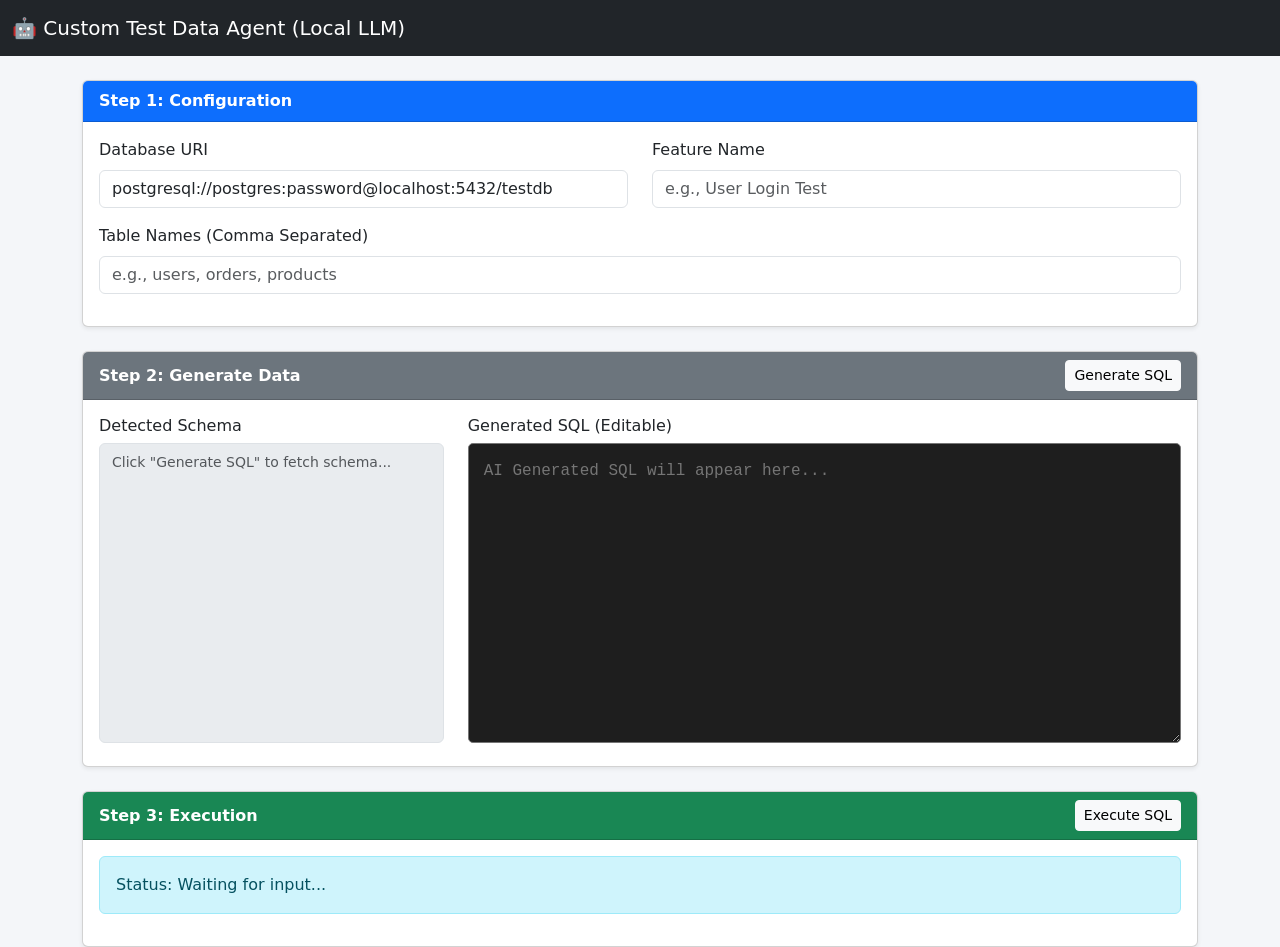
<file: custom-test-agent/templates/index.html>
<!DOCTYPE html>
<html lang="en">
<head>
    <meta charset="UTF-8">
    <meta name="viewport" content="width=device-width, initial-scale=1.0">
    <title>Custom AI Test Agent</title>
    <!-- Bootstrap CSS -->
    <link href="https://cdn.jsdelivr.net/npm/bootstrap@5.3.0/dist/css/bootstrap.min.css" rel="stylesheet">
    <style>
        body { background-color: #f4f6f9; }
        .card-header { font-weight: 600; }
        .sql-output {
            background-color: #1e1e1e;
            color: #d4d4d4;
            font-family: 'Courier New', Courier, monospace;
            padding: 15px;
            border-radius: 5px;
            white-space: pre-wrap;
            min-height: 200px;
        }
        .loader {
            border: 4px solid #f3f3f3;
            border-top: 4px solid #3498db;
            border-radius: 50%;
            width: 30px;
            height: 30px;
            animation: spin 1s linear infinite;
            display: inline-block;
            margin-left: 10px;
            vertical-align: middle;
        }
        @keyframes spin { 0% { transform: rotate(0deg); } 100% { transform: rotate(360deg); } }
    </style>
</head>
<body>

<nav class="navbar navbar-dark bg-dark">
    <div class="container-fluid">
        <a class="navbar-brand" href="#"> 🤖 Custom Test Data Agent (Local LLM)</a>
    </div>
</nav>

<div class="container mt-4">
    <!-- Step 1: Configuration -->
    <div class="card shadow-sm mb-4">
        <div class="card-header bg-primary text-white">Step 1: Configuration</div>
        <div class="card-body">
            <div class="row">
                <div class="col-md-6 mb-3">
                    <label class="form-label">Database URI</label>
                    <input type="text" class="form-control" id="dbUri"
                           placeholder="postgresql://user:pass@localhost:5432/dbname"
                           value="postgresql://postgres:password@localhost:5432/testdb">
                </div>
                <div class="col-md-6 mb-3">
                    <label class="form-label">Feature Name</label>
                    <input type="text" class="form-control" id="featureName" placeholder="e.g., User Login Test">
                </div>
            </div>
            <div class="mb-3">
                <label class="form-label">Table Names (Comma Separated)</label>
                <input type="text" class="form-control" id="tableNames" placeholder="e.g., users, orders, products">
            </div>
        </div>
    </div>

    <!-- Step 2: Generation -->
    <div class="card shadow-sm mb-4">
        <div class="card-header bg-secondary text-white d-flex justify-content-between align-items-center">
            <span>Step 2: Generate Data</span>
            <button class="btn btn-light btn-sm" id="generateBtn" onclick="generateData()">Generate SQL</button>
        </div>
        <div class="card-body">
            <div class="row">
                <div class="col-md-4">
                    <h6>Detected Schema</h6>
                    <div class="form-control" style="height: 300px; overflow-y: auto; background: #e9ecef;" id="schemaOutput">
                        <!-- Schema will appear here -->
                        <small class="text-muted">Click "Generate SQL" to fetch schema...</small>
                    </div>
                </div>
                <div class="col-md-8">
                    <h6>Generated SQL (Editable)</h6>
                    <textarea class="sql-output w-100" id="sqlOutput" style="height: 300px;" placeholder="AI Generated SQL will appear here..."></textarea>
                </div>
            </div>
        </div>
    </div>

    <!-- Step 3: Execution -->
    <div class="card shadow-sm">
        <div class="card-header bg-success text-white d-flex justify-content-between align-items-center">
            <span>Step 3: Execution</span>
            <button class="btn btn-light btn-sm" id="executeBtn" onclick="executeSQL()">Execute SQL</button>
        </div>
        <div class="card-body">
            <div class="alert alert-info" id="statusBox" role="alert">
                Status: Waiting for input...
            </div>
            <div id="loader" style="display: none;" class="text-center">
                <div class="loader"></div> <small>Processing...</small>
            </div>
        </div>
    </div>
</div>

<!-- Bootstrap JS -->
<script src="https://cdn.jsdelivr.net/npm/bootstrap@5.3.0/dist/js/bootstrap.bundle.min.js"></script>

<script>
    async function generateData() {
        const dbUri = document.getElementById('dbUri').value;
        const feature = document.getElementById('featureName').value;
        const tables = document.getElementById('tableNames').value;
        const statusBox = document.getElementById('statusBox');
        const loader = document.getElementById('loader');

        if(!feature || !tables) {
            alert("Please fill in Feature Name and Tables.");
            return;
        }

        // UI Loading State
        document.getElementById('generateBtn').disabled = true;
        loader.style.display = 'block';
        statusBox.className = "alert alert-warning";
        statusBox.innerText = "Status: Analyzing schema and querying local AI model...";

        try {
            const response = await fetch('/api/generate', {
                method: 'POST',
                headers: {'Content-Type': 'application/json'},
                body: JSON.stringify({
                    db_uri: dbUri,
                    feature_name: feature,
                    tables: tables
                })
            });

            const data = await response.json();

            if (data.status === 'success') {
                // Display Schema
                document.getElementById('schemaOutput').innerText = JSON.stringify(data.schema, null, 2);
                // Display SQL
                document.getElementById('sqlOutput').value = data.sql;

                statusBox.className = "alert alert-success";
                statusBox.innerText = "Status: SQL Generated successfully. Review and Execute.";
            } else {
                throw new Error(data.message);
            }
        } catch (error) {
            statusBox.className = "alert alert-danger";
            statusBox.innerText = "Error: " + error.message;
        } finally {
            loader.style.display = 'none';
            document.getElementById('generateBtn').disabled = false;
        }
    }

    async function executeSQL() {
        const dbUri = document.getElementById('dbUri').value;
        const sql = document.getElementById('sqlOutput').value;
        const statusBox = document.getElementById('statusBox');
        const loader = document.getElementById('loader');

        if(!sql) {
            alert("No SQL to execute.");
            return;
        }

        if(!confirm("Are you sure you want to execute this SQL against the database?")) return;

        // UI Loading State
        document.getElementById('executeBtn').disabled = true;
        loader.style.display = 'block';
        statusBox.className = "alert alert-warning";
        statusBox.innerText = "Status: Executing SQL Transaction...";

        try {
            const response = await fetch('/api/execute', {
                method: 'POST',
                headers: {'Content-Type': 'application/json'},
                body: JSON.stringify({
                    db_uri: dbUri,
                    sql: sql
                })
            });

            const data = await response.json();

            if (data.status === 'success') {
                statusBox.className = "alert alert-success";
                statusBox.innerText = "✅ SUCCESS: " + data.message;
            } else {
                throw new Error(data.message);
            }
        } catch (error) {
            statusBox.className = "alert alert-danger";
            statusBox.innerText = "❌ FAILED: " + error.message;
        } finally {
            loader.style.display = 'none';
            document.getElementById('executeBtn').disabled = false;
        }
    }
</script>

</body>
</html>
</file>
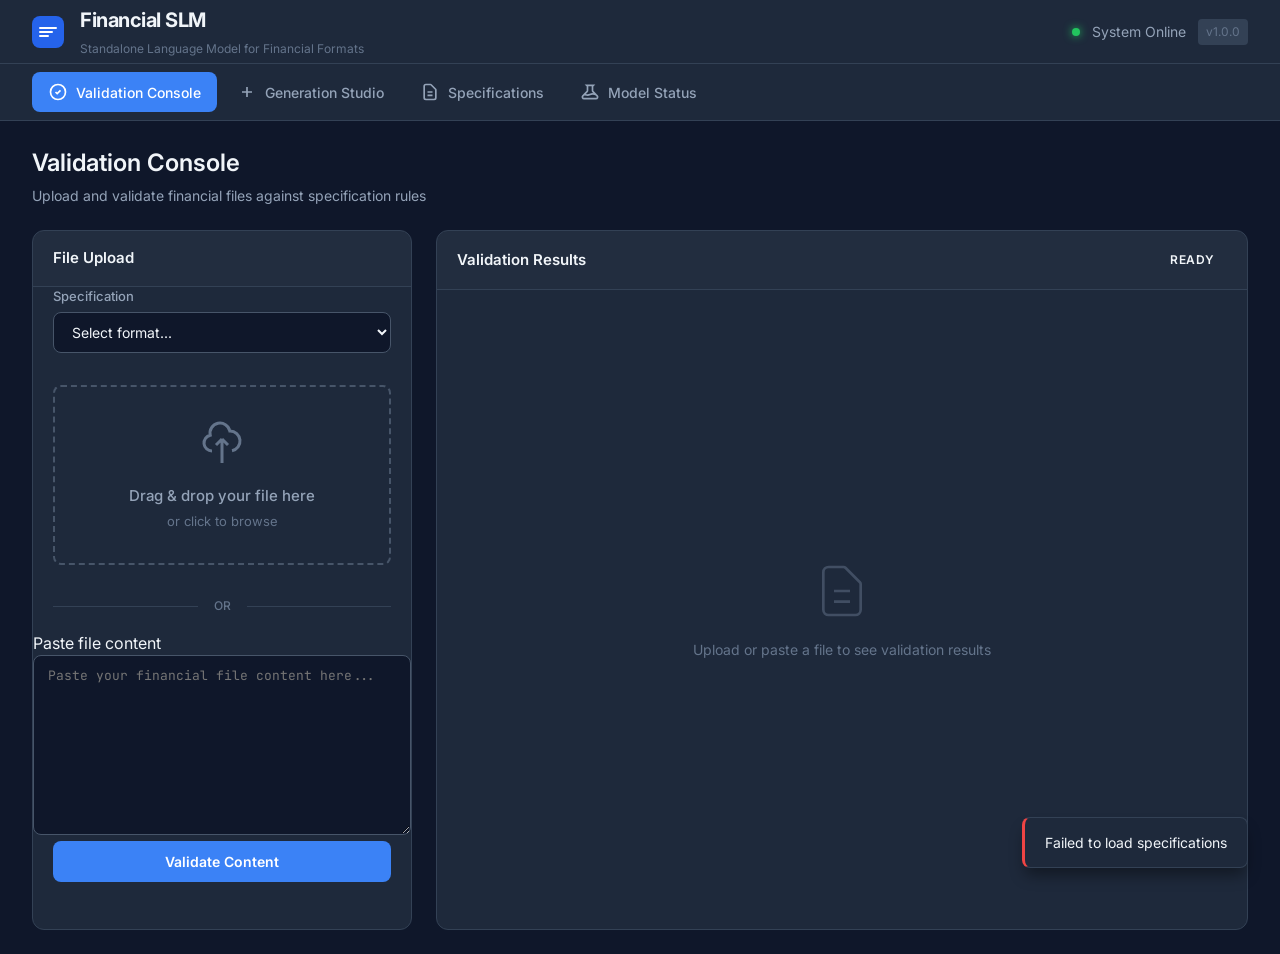
<file: financial_slm_framework-kimi/frontend/index.html>
<!DOCTYPE html>
<html lang="en">
<head>
    <meta charset="UTF-8">
    <meta name="viewport" content="width=device-width, initial-scale=1.0">
    <title>Financial SLM Framework</title>
    <link rel="stylesheet" href="styles.css">
    <link rel="preconnect" href="https://fonts.googleapis.com">
    <link href="https://fonts.googleapis.com/css2?family=Inter:wght@300;400;500;600;700&family=JetBrains+Mono:wght@400;500&display=swap" rel="stylesheet">
</head>
<body>
    <div id="app">
        <!-- Header -->
        <header class="app-header">
            <div class="header-brand">
                <div class="logo">
                    <svg width="32" height="32" viewBox="0 0 32 32" fill="none">
                        <rect width="32" height="32" rx="8" fill="#2563eb"/>
                        <path d="M8 12h16M8 16h12M8 20h8" stroke="white" stroke-width="2" stroke-linecap="round"/>
                    </svg>
                </div>
                <div class="brand-text">
                    <h1>Financial SLM</h1>
                    <span class="tagline">Standalone Language Model for Financial Formats</span>
                </div>
            </div>
            <div class="header-status">
                <span class="status-indicator online"></span>
                <span class="status-text">System Online</span>
                <span class="version">v1.0.0</span>
            </div>
        </header>

        <!-- Navigation -->
        <nav class="app-nav">
            <button class="nav-item active" data-view="validate">
                <svg width="20" height="20" viewBox="0 0 24 24" fill="none" stroke="currentColor" stroke-width="2">
                    <path d="M9 12l2 2 4-4m6 2a9 9 0 11-18 0 9 9 0 0118 0z"/>
                </svg>
                Validation Console
            </button>
            <button class="nav-item" data-view="generate">
                <svg width="20" height="20" viewBox="0 0 24 24" fill="none" stroke="currentColor" stroke-width="2">
                    <path d="M12 6v6m0 0v6m0-6h6m-6 0H6"/>
                </svg>
                Generation Studio
            </button>
            <button class="nav-item" data-view="specs">
                <svg width="20" height="20" viewBox="0 0 24 24" fill="none" stroke="currentColor" stroke-width="2">
                    <path d="M9 12h6m-6 4h6m2 5H7a2 2 0 01-2-2V5a2 2 0 012-2h5.586a1 1 0 01.707.293l5.414 5.414a1 1 0 01.293.707V19a2 2 0 01-2 2z"/>
                </svg>
                Specifications
            </button>
            <button class="nav-item" data-view="model">
                <svg width="20" height="20" viewBox="0 0 24 24" fill="none" stroke="currentColor" stroke-width="2">
                    <path d="M19.428 15.428a2 2 0 00-1.022-.547l-2.387-.477a6 6 0 00-3.86.517l-.318.158a6 6 0 01-3.86.517L6.05 15.21a2 2 0 00-1.806.547M8 4h8l-1 1v5.172a2 2 0 00.586 1.414l5 5c1.26 1.26.367 3.414-1.415 3.414H4.828c-1.782 0-2.674-2.154-1.414-3.414l5-5A2 2 0 009 10.172V5L8 4z"/>
                </svg>
                Model Status
            </button>
        </nav>

        <!-- Main Content -->
        <main class="app-main">
            <!-- Validation Console View -->
            <section id="view-validate" class="view active">
                <div class="view-header">
                    <h2>Validation Console</h2>
                    <p>Upload and validate financial files against specification rules</p>
                </div>

                <div class="validation-workspace">
                    <div class="panel upload-panel">
                        <div class="panel-header">
                            <h3>File Upload</h3>
                        </div>

                        <div class="spec-selector">
                            <label>Specification</label>
                            <select id="validate-spec-select">
                                <option value="">Select format...</option>
                            </select>
                        </div>

                        <div class="drop-zone" id="drop-zone">
                            <div class="drop-zone-content">
                                <svg width="48" height="48" viewBox="0 0 24 24" fill="none" stroke="currentColor" stroke-width="1.5">
                                    <path d="M7 16a4 4 0 01-.88-7.903A5 5 0 1115.9 6L16 6a5 5 0 011 9.9M15 13l-3-3m0 0l-3 3m3-3v12"/>
                                </svg>
                                <p class="drop-text">Drag & drop your file here</p>
                                <p class="drop-subtext">or click to browse</p>
                                <input type="file" id="file-input" hidden>
                            </div>
                        </div>

                        <div class="or-divider">
                            <span>OR</span>
                        </div>

                        <div class="paste-area">
                            <label>Paste file content</label>
                            <textarea id="paste-content" placeholder="Paste your financial file content here..."></textarea>
                            <button class="btn-primary" id="validate-paste-btn">Validate Content</button>
                        </div>
                    </div>

                    <div class="panel results-panel">
                        <div class="panel-header">
                            <h3>Validation Results</h3>
                            <div class="result-badge" id="result-badge">Ready</div>
                        </div>

                        <div class="results-content" id="results-content">
                            <div class="empty-state">
                                <svg width="64" height="64" viewBox="0 0 24 24" fill="none" stroke="currentColor" stroke-width="1">
                                    <path d="M9 12h6m-6 4h6m2 5H7a2 2 0 01-2-2V5a2 2 0 012-2h5.586a1 1 0 01.707.293l5.414 5.414a1 1 0 01.293.707V19a2 2 0 01-2 2z"/>
                                </svg>
                                <p>Upload or paste a file to see validation results</p>
                            </div>
                        </div>

                        <div class="results-summary" id="results-summary" style="display: none;">
                            <div class="summary-grid">
                                <div class="summary-item">
                                    <span class="summary-label">Total Records</span>
                                    <span class="summary-value" id="summary-records">-</span>
                                </div>
                                <div class="summary-item">
                                    <span class="summary-label">Errors</span>
                                    <span class="summary-value error" id="summary-errors">-</span>
                                </div>
                                <div class="summary-item">
                                    <span class="summary-label">Warnings</span>
                                    <span class="summary-value warning" id="summary-warnings">-</span>
                                </div>
                                <div class="summary-item">
                                    <span class="summary-label">Checksum</span>
                                    <span class="summary-value" id="summary-checksum">-</span>
                                </div>
                            </div>
                        </div>
                    </div>
                </div>
            </section>

            <!-- Generation Studio View -->
            <section id="view-generate" class="view">
                <div class="view-header">
                    <h2>Generation Studio</h2>
                    <p>Generate syntactically correct test files with constrained decoding</p>
                </div>

                <div class="generation-workspace">
                    <div class="panel config-panel">
                        <div class="panel-header">
                            <h3>Configuration</h3>
                        </div>

                        <div class="form-group">
                            <label>Specification Type</label>
                            <select id="generate-spec-select">
                                <option value="">Select format...</option>
                            </select>
                        </div>

                        <div class="form-group">
                            <label>Number of Records</label>
                            <input type="number" id="num-records" value="10" min="1" max="1000">
                        </div>

                        <div class="form-group">
                            <label>Generation Mode</label>
                            <div class="radio-group">
                                <label class="radio-label">
                                    <input type="radio" name="gen-mode" value="rule" checked>
                                    <span>Rule-Based</span>
                                </label>
                                <label class="radio-label">
                                    <input type="radio" name="gen-mode" value="slm">
                                    <span>SLM-Guided</span>
                                </label>
                            </div>
                        </div>

                        <div class="form-group">
                            <label>Random Seed (optional)</label>
                            <input type="number" id="gen-seed" placeholder="Leave empty for random">
                        </div>

                        <button class="btn-primary btn-generate" id="generate-btn">
                            <svg width="20" height="20" viewBox="0 0 24 24" fill="none" stroke="currentColor" stroke-width="2">
                                <path d="M13 10V3L4 14h7v7l9-11h-7z"/>
                            </svg>
                            Generate File
                        </button>
                    </div>

                    <div class="panel output-panel">
                        <div class="panel-header">
                            <h3>Generated Output</h3>
                            <div class="output-actions">
                                <button class="btn-icon" id="copy-btn" title="Copy to clipboard">
                                    <svg width="18" height="18" viewBox="0 0 24 24" fill="none" stroke="currentColor" stroke-width="2">
                                        <rect x="9" y="9" width="13" height="13" rx="2" ry="2"/>
                                        <path d="M5 15H4a2 2 0 01-2-2V4a2 2 0 012-2h9a2 2 0 012 2v1"/>
                                    </svg>
                                </button>
                                <button class="btn-icon" id="download-btn" title="Download file">
                                    <svg width="18" height="18" viewBox="0 0 24 24" fill="none" stroke="currentColor" stroke-width="2">
                                        <path d="M21 15v4a2 2 0 01-2 2H5a2 2 0 01-2-2v-4M7 10l5 5 5-5M12 15V3"/>
                                    </svg>
                                </button>
                            </div>
                        </div>

                        <div class="code-editor" id="generated-content">
                            <div class="empty-state">
                                <svg width="64" height="64" viewBox="0 0 24 24" fill="none" stroke="currentColor" stroke-width="1">
                                    <path d="M12 6v6m0 0v6m0-6h6m-6 0H6"/>
                                </svg>
                                <p>Configure parameters and click Generate</p>
                            </div>
                        </div>

                        <div class="generation-meta" id="generation-meta" style="display: none;">
                            <span id="gen-status"></span>
                            <span id="gen-checksum"></span>
                        </div>
                    </div>
                </div>
            </section>

            <!-- Specifications View -->
            <section id="view-specs" class="view">
                <div class="view-header">
                    <h2>Specifications</h2>
                    <p>Browse and inspect financial format specifications</p>
                </div>

                <div class="specs-grid" id="specs-grid">
                    <!-- Dynamically populated -->
                </div>
            </section>

            <!-- Model Status View -->
            <section id="view-model" class="view">
                <div class="view-header">
                    <h2>Model Status</h2>
                    <p>SLM architecture and training information</p>
                </div>

                <div class="model-dashboard">
                    <div class="panel model-info-panel">
                        <div class="panel-header">
                            <h3>Architecture</h3>
                        </div>
                        <div class="model-stats" id="model-stats">
                            <div class="stat-card">
                                <span class="stat-label">Architecture</span>
                                <span class="stat-value">FinancialTransformer</span>
                            </div>
                            <div class="stat-card">
                                <span class="stat-label">Total Parameters</span>
                                <span class="stat-value" id="stat-params">Loading...</span>
                            </div>
                            <div class="stat-card">
                                <span class="stat-label">Vocabulary Size</span>
                                <span class="stat-value" id="stat-vocab">Loading...</span>
                            </div>
                            <div class="stat-card">
                                <span class="stat-label">Device</span>
                                <span class="stat-value" id="stat-device">Loading...</span>
                            </div>
                        </div>
                    </div>

                    <div class="panel training-panel">
                        <div class="panel-header">
                            <h3>Quick Train</h3>
                        </div>
                        <div class="form-group">
                            <label>Target Specification</label>
                            <select id="train-spec-select">
                                <option value="">Select format...</option>
                            </select>
                        </div>
                        <div class="form-group">
                            <label>Samples</label>
                            <input type="number" id="train-samples" value="1000" min="100" max="10000">
                        </div>
                        <div class="form-group">
                            <label>Epochs</label>
                            <input type="number" id="train-epochs" value="5" min="1" max="50">
                        </div>
                        <button class="btn-primary" id="train-btn">Start Training</button>
                        <div class="training-log" id="training-log"></div>
                    </div>
                </div>
            </section>
        </main>
    </div>

    <!-- Toast notifications -->
    <div id="toast-container"></div>

    <script src="app.js"></script>
</body>
</html>
</file>
<file: financial_slm_framework-kimi/frontend/styles.css>
/* Financial SLM Framework - Styles */

:root {
    --bg-primary: #0f172a;
    --bg-secondary: #1e293b;
    --bg-tertiary: #334155;
    --bg-hover: #475569;
    --text-primary: #f1f5f9;
    --text-secondary: #94a3b8;
    --text-muted: #64748b;
    --accent-blue: #3b82f6;
    --accent-blue-hover: #2563eb;
    --accent-green: #22c55e;
    --accent-green-dim: #16a34a;
    --accent-red: #ef4444;
    --accent-amber: #f59e0b;
    --accent-purple: #a855f7;
    --border-color: #334155;
    --border-light: #475569;
    --shadow: 0 4px 6px -1px rgba(0, 0, 0, 0.3);
    --shadow-lg: 0 10px 15px -3px rgba(0, 0, 0, 0.4);
    --radius: 8px;
    --radius-lg: 12px;
    --font-sans: 'Inter', -apple-system, BlinkMacSystemFont, sans-serif;
    --font-mono: 'JetBrains Mono', 'Fira Code', monospace;
}

* {
    margin: 0;
    padding: 0;
    box-sizing: border-box;
}

body {
    font-family: var(--font-sans);
    background: var(--bg-primary);
    color: var(--text-primary);
    min-height: 100vh;
    line-height: 1.5;
}

/* App Layout */
#app {
    display: flex;
    flex-direction: column;
    min-height: 100vh;
}

/* Header */
.app-header {
    display: flex;
    align-items: center;
    justify-content: space-between;
    padding: 0 2rem;
    height: 64px;
    background: var(--bg-secondary);
    border-bottom: 1px solid var(--border-color);
    position: sticky;
    top: 0;
    z-index: 100;
}

.header-brand {
    display: flex;
    align-items: center;
    gap: 1rem;
}

.logo {
    display: flex;
    align-items: center;
}

.brand-text h1 {
    font-size: 1.25rem;
    font-weight: 700;
    color: var(--text-primary);
    letter-spacing: -0.025em;
}

.brand-text .tagline {
    font-size: 0.75rem;
    color: var(--text-muted);
    font-weight: 400;
}

.header-status {
    display: flex;
    align-items: center;
    gap: 0.75rem;
}

.status-indicator {
    width: 8px;
    height: 8px;
    border-radius: 50%;
    background: var(--accent-green);
    box-shadow: 0 0 8px var(--accent-green);
    animation: pulse 2s infinite;
}

@keyframes pulse {
    0%, 100% { opacity: 1; }
    50% { opacity: 0.5; }
}

.status-text {
    font-size: 0.875rem;
    color: var(--text-secondary);
}

.version {
    font-size: 0.75rem;
    color: var(--text-muted);
    background: var(--bg-tertiary);
    padding: 0.25rem 0.5rem;
    border-radius: 4px;
}

/* Navigation */
.app-nav {
    display: flex;
    gap: 0.25rem;
    padding: 0.5rem 2rem;
    background: var(--bg-secondary);
    border-bottom: 1px solid var(--border-color);
}

.nav-item {
    display: flex;
    align-items: center;
    gap: 0.5rem;
    padding: 0.625rem 1rem;
    border: none;
    background: transparent;
    color: var(--text-secondary);
    font-family: var(--font-sans);
    font-size: 0.875rem;
    font-weight: 500;
    border-radius: var(--radius);
    cursor: pointer;
    transition: all 0.2s ease;
}

.nav-item:hover {
    background: var(--bg-tertiary);
    color: var(--text-primary);
}

.nav-item.active {
    background: var(--accent-blue);
    color: white;
}

.nav-item svg {
    flex-shrink: 0;
}

/* Main Content */
.app-main {
    flex: 1;
    padding: 1.5rem 2rem;
    overflow-y: auto;
}

.view {
    display: none;
    animation: fadeIn 0.3s ease;
}

.view.active {
    display: block;
}

@keyframes fadeIn {
    from { opacity: 0; transform: translateY(8px); }
    to { opacity: 1; transform: translateY(0); }
}

.view-header {
    margin-bottom: 1.5rem;
}

.view-header h2 {
    font-size: 1.5rem;
    font-weight: 600;
    margin-bottom: 0.25rem;
}

.view-header p {
    color: var(--text-secondary);
    font-size: 0.875rem;
}

/* Panels */
.validation-workspace,
.generation-workspace,
.model-dashboard {
    display: grid;
    grid-template-columns: 380px 1fr;
    gap: 1.5rem;
    height: calc(100vh - 200px);
}

.panel {
    background: var(--bg-secondary);
    border: 1px solid var(--border-color);
    border-radius: var(--radius-lg);
    display: flex;
    flex-direction: column;
    overflow: hidden;
}

.panel-header {
    display: flex;
    align-items: center;
    justify-content: space-between;
    padding: 1rem 1.25rem;
    border-bottom: 1px solid var(--border-color);
    background: rgba(255,255,255,0.02);
}

.panel-header h3 {
    font-size: 0.9375rem;
    font-weight: 600;
}

/* Drop Zone */
.drop-zone {
    margin: 1rem 1.25rem;
    padding: 2rem;
    border: 2px dashed var(--border-light);
    border-radius: var(--radius);
    text-align: center;
    cursor: pointer;
    transition: all 0.2s ease;
}

.drop-zone:hover,
.drop-zone.dragover {
    border-color: var(--accent-blue);
    background: rgba(59, 130, 246, 0.05);
}

.drop-zone-content svg {
    color: var(--text-muted);
    margin-bottom: 0.75rem;
}

.drop-text {
    font-size: 0.9375rem;
    font-weight: 500;
    color: var(--text-secondary);
}

.drop-subtext {
    font-size: 0.8125rem;
    color: var(--text-muted);
    margin-top: 0.25rem;
}

/* Form Elements */
.spec-selector,
.form-group {
    padding: 0 1.25rem;
    margin-bottom: 1rem;
}

.spec-selector label,
.form-group label {
    display: block;
    font-size: 0.8125rem;
    font-weight: 500;
    color: var(--text-secondary);
    margin-bottom: 0.375rem;
}

select,
input[type="number"],
textarea {
    width: 100%;
    padding: 0.625rem 0.875rem;
    background: var(--bg-primary);
    border: 1px solid var(--border-light);
    border-radius: var(--radius);
    color: var(--text-primary);
    font-family: var(--font-sans);
    font-size: 0.875rem;
    transition: border-color 0.2s;
}

select:focus,
input:focus,
textarea:focus {
    outline: none;
    border-color: var(--accent-blue);
    box-shadow: 0 0 0 3px rgba(59, 130, 246, 0.1);
}

textarea {
    min-height: 180px;
    resize: vertical;
    font-family: var(--font-mono);
    font-size: 0.8125rem;
    line-height: 1.6;
}

/* Radio Group */
.radio-group {
    display: flex;
    gap: 1rem;
}

.radio-label {
    display: flex;
    align-items: center;
    gap: 0.5rem;
    cursor: pointer;
    font-size: 0.875rem;
    color: var(--text-secondary);
}

.radio-label input[type="radio"] {
    width: auto;
    accent-color: var(--accent-blue);
}

/* Buttons */
.btn-primary {
    display: flex;
    align-items: center;
    justify-content: center;
    gap: 0.5rem;
    width: calc(100% - 2.5rem);
    margin: 0 1.25rem 1rem;
    padding: 0.75rem 1.25rem;
    background: var(--accent-blue);
    color: white;
    border: none;
    border-radius: var(--radius);
    font-family: var(--font-sans);
    font-size: 0.875rem;
    font-weight: 600;
    cursor: pointer;
    transition: all 0.2s ease;
}

.btn-primary:hover {
    background: var(--accent-blue-hover);
    transform: translateY(-1px);
    box-shadow: var(--shadow);
}

.btn-primary:active {
    transform: translateY(0);
}

.btn-primary:disabled {
    opacity: 0.5;
    cursor: not-allowed;
    transform: none;
}

.btn-icon {
    display: flex;
    align-items: center;
    justify-content: center;
    width: 32px;
    height: 32px;
    background: var(--bg-tertiary);
    border: 1px solid var(--border-light);
    border-radius: var(--radius);
    color: var(--text-secondary);
    cursor: pointer;
    transition: all 0.2s;
}

.btn-icon:hover {
    background: var(--bg-hover);
    color: var(--text-primary);
}

/* Divider */
.or-divider {
    display: flex;
    align-items: center;
    margin: 1rem 1.25rem;
    color: var(--text-muted);
    font-size: 0.75rem;
    font-weight: 500;
}

.or-divider::before,
.or-divider::after {
    content: '';
    flex: 1;
    height: 1px;
    background: var(--border-color);
}

.or-divider span {
    padding: 0 1rem;
}

/* Results */
.results-content {
    flex: 1;
    overflow-y: auto;
    padding: 1rem;
}

.result-badge {
    padding: 0.25rem 0.75rem;
    border-radius: 999px;
    font-size: 0.75rem;
    font-weight: 600;
    text-transform: uppercase;
    letter-spacing: 0.05em;
}

.result-badge.ready {
    background: var(--bg-tertiary);
    color: var(--text-muted);
}

.result-badge.valid {
    background: rgba(34, 197, 94, 0.15);
    color: var(--accent-green);
}

.result-badge.invalid {
    background: rgba(239, 68, 68, 0.15);
    color: var(--accent-red);
}

.result-badge.partial {
    background: rgba(245, 158, 11, 0.15);
    color: var(--accent-amber);
}

/* Record Cards */
.record-card {
    background: var(--bg-primary);
    border: 1px solid var(--border-color);
    border-radius: var(--radius);
    margin-bottom: 0.75rem;
    overflow: hidden;
}

.record-card-header {
    display: flex;
    align-items: center;
    justify-content: space-between;
    padding: 0.75rem 1rem;
    cursor: pointer;
    transition: background 0.2s;
}

.record-card-header:hover {
    background: rgba(255,255,255,0.02);
}

.record-card-header .record-info {
    display: flex;
    align-items: center;
    gap: 0.75rem;
}

.record-type-badge {
    padding: 0.125rem 0.5rem;
    background: var(--accent-blue);
    color: white;
    font-size: 0.6875rem;
    font-weight: 700;
    border-radius: 4px;
    font-family: var(--font-mono);
}

.record-number {
    font-size: 0.8125rem;
    color: var(--text-muted);
    font-family: var(--font-mono);
}

.record-status {
    font-size: 0.75rem;
    font-weight: 600;
    padding: 0.125rem 0.5rem;
    border-radius: 4px;
}

.record-status.valid {
    color: var(--accent-green);
    background: rgba(34, 197, 94, 0.1);
}

.record-status.invalid {
    color: var(--accent-red);
    background: rgba(239, 68, 68, 0.1);
}

.record-details {
    padding: 0.75rem 1rem;
    border-top: 1px solid var(--border-color);
    display: none;
}

.record-details.expanded {
    display: block;
}

/* Validation Result Items */
.result-item {
    display: flex;
    gap: 0.75rem;
    padding: 0.625rem 0;
    border-bottom: 1px solid var(--border-color);
}

.result-item:last-child {
    border-bottom: none;
}

.result-icon {
    flex-shrink: 0;
    width: 20px;
    height: 20px;
    display: flex;
    align-items: center;
    justify-content: center;
    border-radius: 50%;
    font-size: 0.75rem;
    font-weight: 700;
}

.result-icon.error {
    background: rgba(239, 68, 68, 0.2);
    color: var(--accent-red);
}

.result-icon.warning {
    background: rgba(245, 158, 11, 0.2);
    color: var(--accent-amber);
}

.result-content {
    flex: 1;
}

.result-field {
    font-size: 0.8125rem;
    font-weight: 600;
    color: var(--text-primary);
}

.result-message {
    font-size: 0.8125rem;
    color: var(--text-secondary);
    margin-top: 0.125rem;
}

.result-meta {
    font-size: 0.75rem;
    color: var(--text-muted);
    margin-top: 0.25rem;
    font-family: var(--font-mono);
}

/* Summary Grid */
.results-summary {
    padding: 1rem 1.25rem;
    border-top: 1px solid var(--border-color);
    background: rgba(255,255,255,0.02);
}

.summary-grid {
    display: grid;
    grid-template-columns: repeat(4, 1fr);
    gap: 1rem;
}

.summary-item {
    text-align: center;
}

.summary-label {
    display: block;
    font-size: 0.6875rem;
    color: var(--text-muted);
    text-transform: uppercase;
    letter-spacing: 0.05em;
    margin-bottom: 0.25rem;
}

.summary-value {
    font-size: 1.25rem;
    font-weight: 700;
    color: var(--text-primary);
    font-family: var(--font-mono);
}

.summary-value.error {
    color: var(--accent-red);
}

.summary-value.warning {
    color: var(--accent-amber);
}

/* Code Editor */
.code-editor {
    flex: 1;
    overflow: auto;
    padding: 1rem;
    background: var(--bg-primary);
    font-family: var(--font-mono);
    font-size: 0.8125rem;
    line-height: 1.6;
    white-space: pre;
    color: var(--text-secondary);
}

.code-editor .line {
    display: flex;
}

.code-editor .line-number {
    width: 40px;
    text-align: right;
    padding-right: 1rem;
    color: var(--text-muted);
    user-select: none;
    flex-shrink: 0;
}

.code-editor .line-content {
    flex: 1;
    color: var(--text-primary);
}

/* Empty State */
.empty-state {
    display: flex;
    flex-direction: column;
    align-items: center;
    justify-content: center;
    height: 100%;
    color: var(--text-muted);
    text-align: center;
    padding: 2rem;
}

.empty-state svg {
    margin-bottom: 1rem;
    opacity: 0.5;
}

.empty-state p {
    font-size: 0.875rem;
}

/* Specs Grid */
.specs-grid {
    display: grid;
    grid-template-columns: repeat(auto-fill, minmax(360px, 1fr));
    gap: 1.5rem;
}

.spec-card {
    background: var(--bg-secondary);
    border: 1px solid var(--border-color);
    border-radius: var(--radius-lg);
    padding: 1.5rem;
    transition: all 0.2s ease;
    cursor: pointer;
}

.spec-card:hover {
    border-color: var(--accent-blue);
    transform: translateY(-2px);
    box-shadow: var(--shadow-lg);
}

.spec-card-header {
    display: flex;
    align-items: center;
    justify-content: space-between;
    margin-bottom: 0.75rem;
}

.spec-card-header h3 {
    font-size: 1.125rem;
    font-weight: 600;
}

.spec-version {
    font-size: 0.75rem;
    color: var(--accent-blue);
    background: rgba(59, 130, 246, 0.1);
    padding: 0.25rem 0.5rem;
    border-radius: 4px;
    font-family: var(--font-mono);
}

.spec-description {
    font-size: 0.875rem;
    color: var(--text-secondary);
    margin-bottom: 1rem;
}

.spec-records {
    display: flex;
    flex-wrap: wrap;
    gap: 0.5rem;
}

.spec-record-tag {
    font-size: 0.75rem;
    padding: 0.25rem 0.5rem;
    background: var(--bg-tertiary);
    border-radius: 4px;
    color: var(--text-secondary);
    font-family: var(--font-mono);
}

/* Model Stats */
.model-stats {
    display: grid;
    grid-template-columns: repeat(2, 1fr);
    gap: 1rem;
    padding: 1rem;
}

.stat-card {
    background: var(--bg-primary);
    border: 1px solid var(--border-color);
    border-radius: var(--radius);
    padding: 1rem;
}

.stat-label {
    display: block;
    font-size: 0.75rem;
    color: var(--text-muted);
    text-transform: uppercase;
    letter-spacing: 0.05em;
    margin-bottom: 0.5rem;
}

.stat-value {
    font-size: 1rem;
    font-weight: 600;
    color: var(--text-primary);
    font-family: var(--font-mono);
}

/* Training Log */
.training-log {
    margin-top: 1rem;
    padding: 0.75rem;
    background: var(--bg-primary);
    border: 1px solid var(--border-color);
    border-radius: var(--radius);
    font-family: var(--font-mono);
    font-size: 0.75rem;
    max-height: 200px;
    overflow-y: auto;
    color: var(--text-secondary);
}

.training-log .log-entry {
    padding: 0.25rem 0;
    border-bottom: 1px solid var(--border-color);
}

.training-log .log-entry:last-child {
    border-bottom: none;
}

/* Toast */
#toast-container {
    position: fixed;
    bottom: 2rem;
    right: 2rem;
    z-index: 1000;
    display: flex;
    flex-direction: column;
    gap: 0.5rem;
}

.toast {
    display: flex;
    align-items: center;
    gap: 0.75rem;
    padding: 0.875rem 1.25rem;
    background: var(--bg-secondary);
    border: 1px solid var(--border-color);
    border-radius: var(--radius);
    box-shadow: var(--shadow-lg);
    animation: slideIn 0.3s ease;
    max-width: 400px;
}

.toast.success {
    border-left: 3px solid var(--accent-green);
}

.toast.error {
    border-left: 3px solid var(--accent-red);
}

.toast.info {
    border-left: 3px solid var(--accent-blue);
}

@keyframes slideIn {
    from { opacity: 0; transform: translateX(20px); }
    to { opacity: 1; transform: translateX(0); }
}

.toast-message {
    font-size: 0.875rem;
    color: var(--text-primary);
}

/* Output Actions */
.output-actions {
    display: flex;
    gap: 0.5rem;
}

.generation-meta {
    display: flex;
    justify-content: space-between;
    padding: 0.75rem 1.25rem;
    border-top: 1px solid var(--border-color);
    background: rgba(255,255,255,0.02);
    font-size: 0.75rem;
    color: var(--text-muted);
}

/* Loading Spinner */
.spinner {
    width: 20px;
    height: 20px;
    border: 2px solid var(--border-light);
    border-top-color: var(--accent-blue);
    border-radius: 50%;
    animation: spin 0.8s linear infinite;
}

@keyframes spin {
    to { transform: rotate(360deg); }
}

/* Scrollbar */
::-webkit-scrollbar {
    width: 6px;
    height: 6px;
}

::-webkit-scrollbar-track {
    background: transparent;
}

::-webkit-scrollbar-thumb {
    background: var(--bg-tertiary);
    border-radius: 3px;
}

::-webkit-scrollbar-thumb:hover {
    background: var(--bg-hover);
}

/* Responsive */
@media (max-width: 1024px) {
    .validation-workspace,
    .generation-workspace,
    .model-dashboard {
        grid-template-columns: 1fr;
        height: auto;
    }

    .panel {
        min-height: 400px;
    }

    .summary-grid {
        grid-template-columns: repeat(2, 1fr);
    }
}

@media (max-width: 640px) {
    .app-header {
        padding: 0 1rem;
    }

    .app-nav {
        padding: 0.5rem 1rem;
        overflow-x: auto;
    }

    .app-main {
        padding: 1rem;
    }

    .specs-grid {
        grid-template-columns: 1fr;
    }
}
</file>
